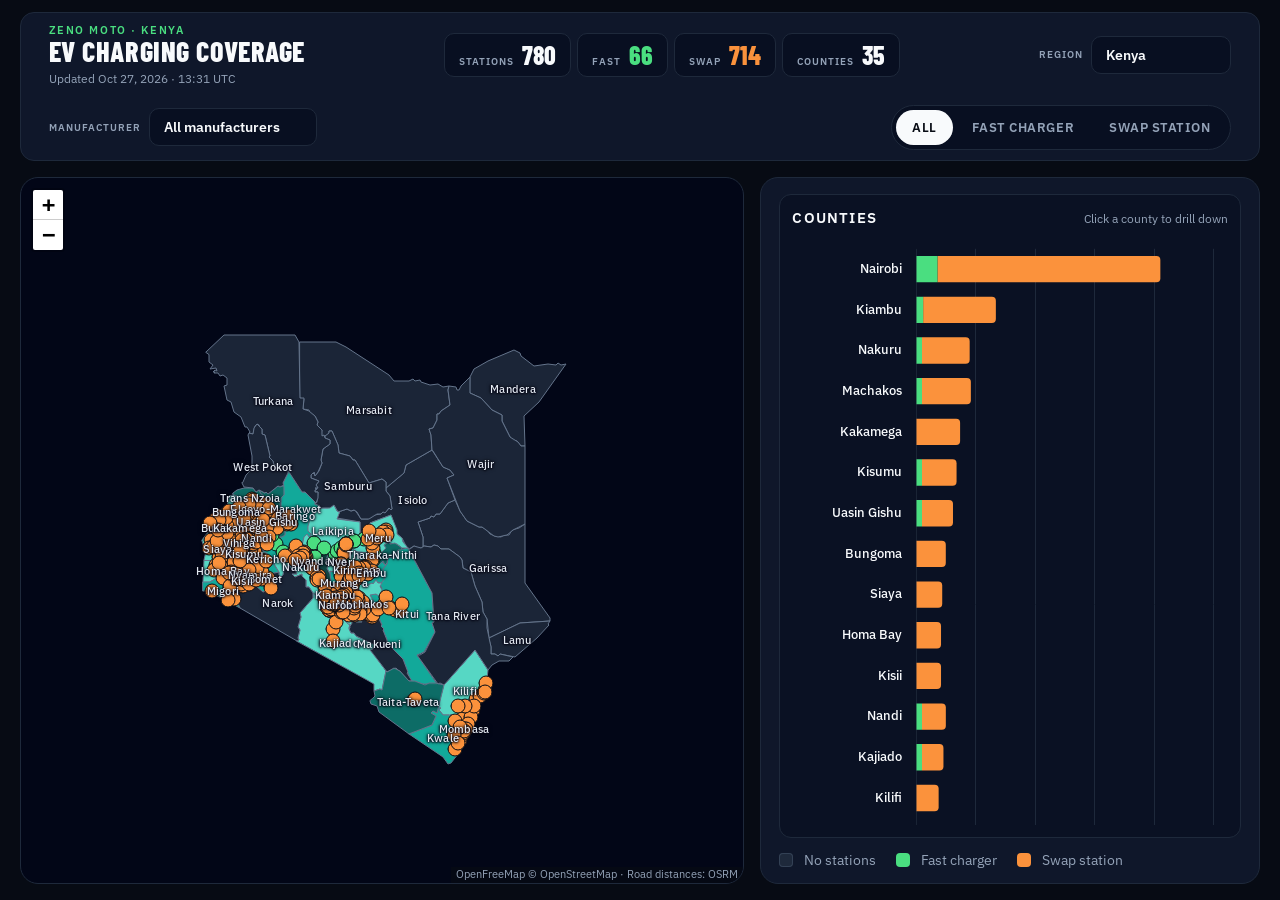
<file: dashboard/index.html>
<!DOCTYPE html>
<html lang="en">
<head>
  <meta charset="UTF-8" />
  <meta name="viewport" content="width=device-width, initial-scale=1.0" />
  <title>EV charging coverage</title>
  <link rel="preconnect" href="https://fonts.googleapis.com" />
  <link rel="preconnect" href="https://fonts.gstatic.com" crossorigin />
  <link href="https://fonts.googleapis.com/css2?family=Barlow+Condensed:wght@600;700;800&family=IBM+Plex+Sans:wght@400;500;600&display=swap" rel="stylesheet" />
  <link rel="stylesheet" href="vendor/leaflet.css" />
  <link rel="stylesheet" href="vendor/maplibre-gl.css" />
  <link rel="stylesheet" href="styles.css?v=11" />
</head>
<body>
  <div class="frame">
    <header class="toolbar">
      <div class="brand">
        <p class="eyebrow" id="brand-eyebrow">EV coverage</p>
        <h1>EV charging coverage</h1>
        <p class="updated" id="brand-updated" hidden></p>
      </div>
      <section class="stats" id="global-stats" aria-label="Totals"></section>
      <div class="region-picker" id="region-picker" role="group" aria-label="Regions"></div>
      <div class="manufacturer-picker" id="manufacturer-picker" hidden></div>
      <div class="toggles" id="type-toggles" role="group" aria-label="Station type"></div>
      <div class="toggles" id="candidate-toggle" role="group" aria-label="TVS candidates" hidden></div>
    </header>

    <div id="workspace" class="workspace is-merge" aria-live="polite"></div>
  </div>

  <script src="vendor/leaflet.js"></script>
  <script src="vendor/maplibre-gl.js"></script>
  <script src="vendor/leaflet-maplibre-gl.js"></script>
  <script src="vendor/chart.umd.min.js"></script>
  <script src="app.js?v=14"></script>
</body>
</html>
</file>
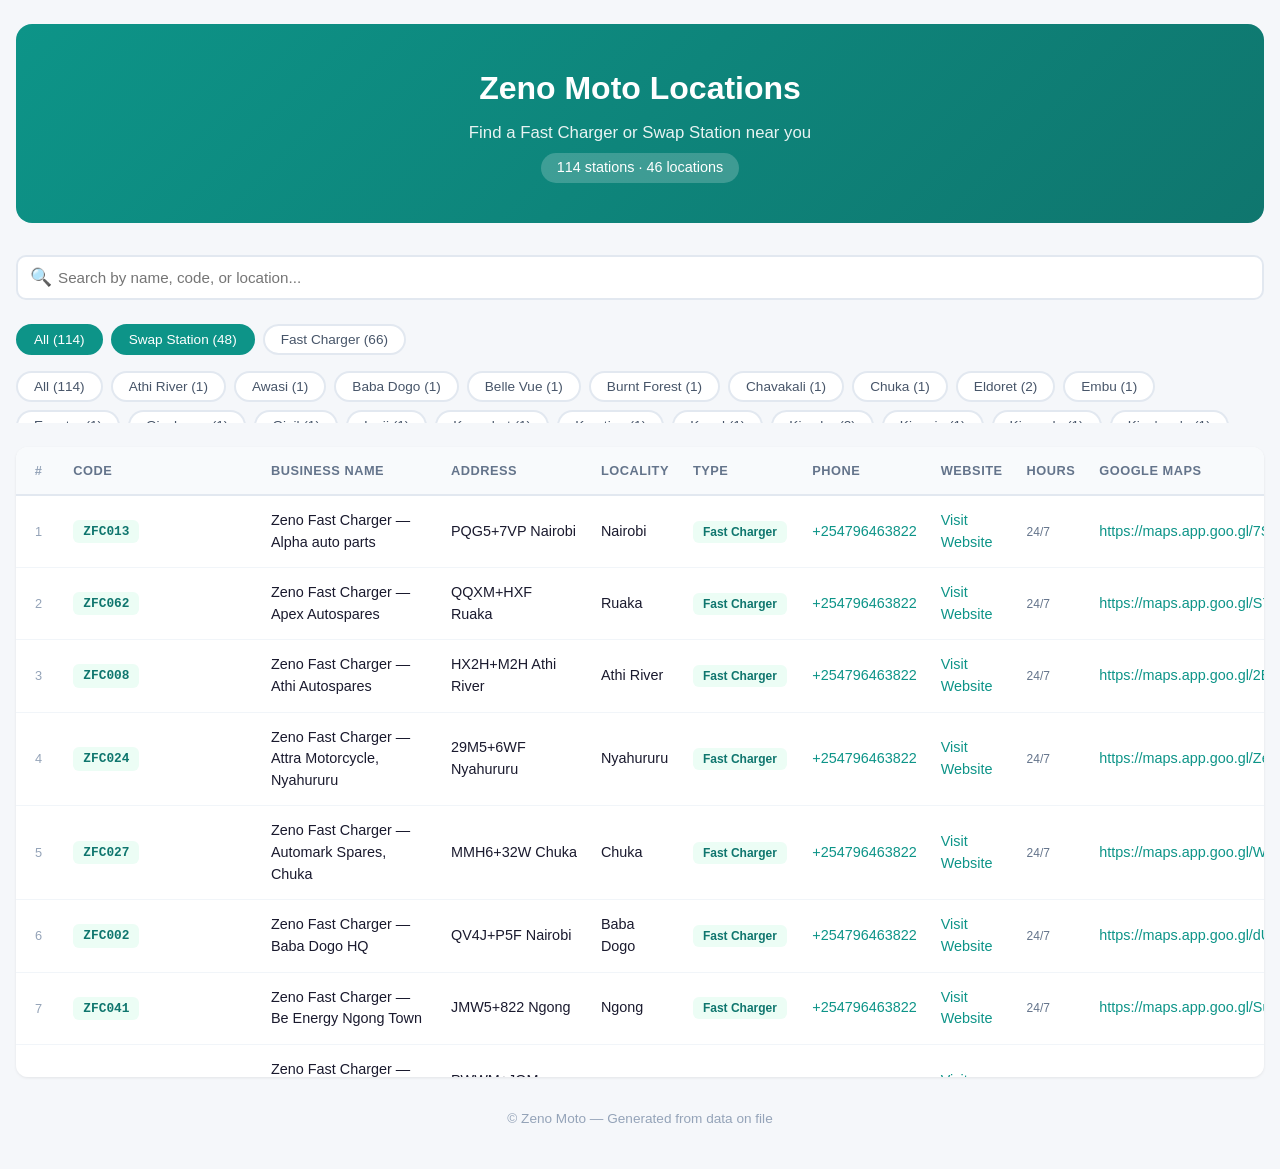
<file: data/raw/zeno_locations.html>
<!DOCTYPE html>
<html lang="en">
<head>
<meta charset="UTF-8">
<meta name="viewport" content="width=device-width, initial-scale=1.0">
<title>Zeno Moto Locations</title>
<style>
  *, *::before, *::after { box-sizing: border-box; margin: 0; padding: 0; }
  body {
    font-family: -apple-system, BlinkMacSystemFont, 'Segoe UI', Roboto, Oxygen,
      Ubuntu, Cantarell, sans-serif;
    background: #f5f7fa;
    color: #1a1a2e;
    line-height: 1.5;
  }
  .container { max-width: 1400px; margin: 0 auto; padding: 24px 16px; }

  .header {
    background: linear-gradient(135deg, #0d9488 0%, #0f766e 100%);
    color: #fff;
    padding: 40px 24px;
    border-radius: 16px;
    margin-bottom: 32px;
    text-align: center;
  }
  .header h1 { font-size: 2rem; font-weight: 700; margin-bottom: 8px; }
  .header p { font-size: 1.05rem; opacity: 0.9; }
  .header .count { display: inline-block; background: rgba(255,255,255,0.2); padding: 4px 16px; border-radius: 20px; font-size: 0.9rem; margin-top: 8px; }

  .controls { display: flex; flex-wrap: wrap; gap: 12px; margin-bottom: 20px; align-items: center; }
  .search-wrap { flex: 1; min-width: 220px; position: relative; }
  .search-wrap input {
    width: 100%; padding: 12px 16px 12px 40px; border: 2px solid #e2e8f0;
    border-radius: 10px; font-size: 0.95rem; background: #fff;
    transition: border-color 0.2s;
  }
  .search-wrap input:focus { outline: none; border-color: #0d9488; }
  .search-wrap .icon { position: absolute; left: 14px; top: 50%; transform: translateY(-50%); color: #94a3b8; font-size: 1.1rem; }

  .filters { margin-bottom: 24px; }
  .pills {
    display: flex; flex-wrap: wrap; gap: 8px;
    max-height: 56px; overflow-y: auto; padding: 4px 0;
  }
  .pills + .pills { margin-top: 8px; }
  .pill {
    padding: 6px 16px; border: 2px solid #e2e8f0; border-radius: 20px;
    background: #fff; color: #475569; font-size: 0.85rem; cursor: pointer;
    transition: all 0.2s; white-space: nowrap; font-weight: 500;
  }
  .pill:hover { border-color: #0d9488; color: #0d9488; }
  .pill.active { background: #0d9488; color: #fff; border-color: #0d9488; }

  .table-wrap { max-height: 70vh; overflow-x: auto; overflow-y: auto; background: #fff; border-radius: 12px; box-shadow: 0 1px 3px rgba(0,0,0,0.08); scrollbar-width: thin; scrollbar-color: #cbd5e1 transparent; }
  .table-wrap::-webkit-scrollbar { height: 8px; }
  .table-wrap::-webkit-scrollbar-track { background: transparent; }
  .table-wrap::-webkit-scrollbar-thumb { background: #cbd5e1; border-radius: 4px; }
  table { width: 100%; border-collapse: collapse; min-width: 1050px; }
  th {
    background: #f8fafc; padding: 14px 12px; text-align: left;
    font-size: 0.8rem; font-weight: 600; color: #64748b;
    text-transform: uppercase; letter-spacing: 0.5px;
    border-bottom: 2px solid #e2e8f0; position: sticky; top: 0; z-index: 1;
  }
  td { padding: 14px 12px; border-bottom: 1px solid #f1f5f9; font-size: 0.9rem; vertical-align: middle; }
  tr:hover td { background: #f8fafc; }
  tr.hidden { display: none; }

  .badge {
    display: inline-block; background: #ecfdf5; color: #0f766e;
    padding: 2px 10px; border-radius: 6px; font-size: 0.8rem;
    font-weight: 600; font-family: monospace;
  }
  .loc { color: #94a3b8; font-size: 0.8rem; }
  .na { color: #94a3b8; font-style: italic; font-size: 0.85rem; }
  a { color: #0d9488; text-decoration: none; font-weight: 500; }
  a:hover { text-decoration: underline; }
  td.hours { font-size: 0.75rem; color: #64748b; word-wrap: break-word; }

  .type-badge {
    display: inline-block; padding: 2px 10px; border-radius: 6px;
    font-size: 0.75rem; font-weight: 600; white-space: nowrap;
  }
  .badge-fc { background: #ecfdf5; color: #0f766e; }
  .badge-ss { background: #fff7ed; color: #c2410c; }

  .footer {
    text-align: center; padding: 32px 0 16px; color: #94a3b8; font-size: 0.85rem;
  }

  th:nth-child(1), td:nth-child(1) { width: 36px; text-align: center; color: #94a3b8; font-size: 0.8rem; }
  th:nth-child(2), td:nth-child(2) { width: 90px; }
  th:nth-child(3), td:nth-child(3) { min-width: 180px; }
  th:nth-child(4), td:nth-child(4) { min-width: 150px; }
  th:nth-child(5), td:nth-child(5) { width: 110px; }
  th:nth-child(6), td:nth-child(6) { width: 100px; }
  th:nth-child(7), td:nth-child(7) { width: 120px; }
  th:nth-child(8), td:nth-child(8) { width: 100px; }
  th:nth-child(9), td:nth-child(9) { width: 150px; }
  th:nth-child(10), td:nth-child(10) { min-width: 120px; }

  @media (max-width: 768px) {
    .header h1 { font-size: 1.5rem; }
    .header { padding: 24px 16px; }
    .pills { max-height: 44px; }
    td, th { padding: 10px 8px; font-size: 0.8rem; }
    th:nth-child(1), td:nth-child(1),
    th:nth-child(7), td:nth-child(7) { display: none; }
  }
</style>
</head>
<body>
<div class="container">
  <div class="header">
    <h1>Zeno Moto Locations</h1>
    <p>Find a Fast Charger or Swap Station near you</p>
    <div class="count">114 stations &middot; 46 locations</div>
  </div>

  <div class="controls">
    <div class="search-wrap">
      <span class="icon">&#x1F50D;</span>
      <input type="text" id="search" placeholder="Search by name, code, or location..." oninput="filterTable()">
    </div>
  </div>

  <div class="filters">
    <div class="pills" id="typePills">
      <button class="pill active" data-type="" onclick="filterType(this)">All (114)</button>
      <button class="pill active" data-type="Swap Station" onclick="filterType(this)">Swap Station (48)</button>
      <button class="pill " data-type="Fast Charger" onclick="filterType(this)">Fast Charger (66)</button>
    </div>
    <div class="pills" id="locPills">
      <button class="pill pill-loc" data-locality="" onclick="filterLocality(this)">All (114)</button>
      <button class="pill pill-loc" data-locality="Athi River" onclick="filterLocality(this)">Athi River (1)</button>
      <button class="pill pill-loc" data-locality="Awasi" onclick="filterLocality(this)">Awasi (1)</button>
      <button class="pill pill-loc" data-locality="Baba Dogo" onclick="filterLocality(this)">Baba Dogo (1)</button>
      <button class="pill pill-loc" data-locality="Belle Vue" onclick="filterLocality(this)">Belle Vue (1)</button>
      <button class="pill pill-loc" data-locality="Burnt Forest" onclick="filterLocality(this)">Burnt Forest (1)</button>
      <button class="pill pill-loc" data-locality="Chavakali" onclick="filterLocality(this)">Chavakali (1)</button>
      <button class="pill pill-loc" data-locality="Chuka" onclick="filterLocality(this)">Chuka (1)</button>
      <button class="pill pill-loc" data-locality="Eldoret" onclick="filterLocality(this)">Eldoret (2)</button>
      <button class="pill pill-loc" data-locality="Embu" onclick="filterLocality(this)">Embu (1)</button>
      <button class="pill pill-loc" data-locality="Equator" onclick="filterLocality(this)">Equator (1)</button>
      <button class="pill pill-loc" data-locality="Giachuma" onclick="filterLocality(this)">Giachuma (1)</button>
      <button class="pill pill-loc" data-locality="Gigil" onclick="filterLocality(this)">Gigil (1)</button>
      <button class="pill pill-loc" data-locality="Igoji" onclick="filterLocality(this)">Igoji (1)</button>
      <button class="pill pill-loc" data-locality="Kapsabet" onclick="filterLocality(this)">Kapsabet (1)</button>
      <button class="pill pill-loc" data-locality="Karatina" onclick="filterLocality(this)">Karatina (1)</button>
      <button class="pill pill-loc" data-locality="Kenol" onclick="filterLocality(this)">Kenol (1)</button>
      <button class="pill pill-loc" data-locality="Kiambu" onclick="filterLocality(this)">Kiambu (2)</button>
      <button class="pill pill-loc" data-locality="Kiganjo" onclick="filterLocality(this)">Kiganjo (1)</button>
      <button class="pill pill-loc" data-locality="Kimende" onclick="filterLocality(this)">Kimende (1)</button>
      <button class="pill pill-loc" data-locality="King&#x27;ong&#x27;o" onclick="filterLocality(this)">King&#x27;ong&#x27;o (1)</button>
      <button class="pill pill-loc" data-locality="Kisumu" onclick="filterLocality(this)">Kisumu (1)</button>
      <button class="pill pill-loc" data-locality="Kitengela" onclick="filterLocality(this)">Kitengela (1)</button>
      <button class="pill pill-loc" data-locality="Lamuria" onclick="filterLocality(this)">Lamuria (1)</button>
      <button class="pill pill-loc" data-locality="Limuru" onclick="filterLocality(this)">Limuru (1)</button>
      <button class="pill pill-loc" data-locality="Machakos" onclick="filterLocality(this)">Machakos (1)</button>
      <button class="pill pill-loc" data-locality="Makutano" onclick="filterLocality(this)">Makutano (1)</button>
      <button class="pill pill-loc" data-locality="Meru" onclick="filterLocality(this)">Meru (1)</button>
      <button class="pill pill-loc" data-locality="Molo" onclick="filterLocality(this)">Molo (1)</button>
      <button class="pill pill-loc" data-locality="Muchiene" onclick="filterLocality(this)">Muchiene (1)</button>
      <button class="pill pill-loc" data-locality="Nairobi" onclick="filterLocality(this)">Nairobi (51)</button>
      <button class="pill pill-loc" data-locality="Naivasha" onclick="filterLocality(this)">Naivasha (1)</button>
      <button class="pill pill-loc" data-locality="Nakuru" onclick="filterLocality(this)">Nakuru (1)</button>
      <button class="pill pill-loc" data-locality="Nanyuki" onclick="filterLocality(this)">Nanyuki (8)</button>
      <button class="pill pill-loc" data-locality="Naro Moru" onclick="filterLocality(this)">Naro Moru (1)</button>
      <button class="pill pill-loc" data-locality="Ngong" onclick="filterLocality(this)">Ngong (1)</button>
      <button class="pill pill-loc" data-locality="Nyahururu" onclick="filterLocality(this)">Nyahururu (1)</button>
      <button class="pill pill-loc" data-locality="Nyathuna" onclick="filterLocality(this)">Nyathuna (1)</button>
      <button class="pill pill-loc" data-locality="Nyeri" onclick="filterLocality(this)">Nyeri (7)</button>
      <button class="pill pill-loc" data-locality="Ol Kalou" onclick="filterLocality(this)">Ol Kalou (1)</button>
      <button class="pill pill-loc" data-locality="Rongai" onclick="filterLocality(this)">Rongai (1)</button>
      <button class="pill pill-loc" data-locality="Ruaka" onclick="filterLocality(this)">Ruaka (1)</button>
      <button class="pill pill-loc" data-locality="Ruiru" onclick="filterLocality(this)">Ruiru (2)</button>
      <button class="pill pill-loc" data-locality="Rungiri" onclick="filterLocality(this)">Rungiri (1)</button>
      <button class="pill pill-loc" data-locality="Sagana" onclick="filterLocality(this)">Sagana (1)</button>
      <button class="pill pill-loc" data-locality="Thika" onclick="filterLocality(this)">Thika (2)</button>
      <button class="pill pill-loc" data-locality="Timau" onclick="filterLocality(this)">Timau (2)</button>
    </div>
  </div>

  <div class="table-wrap">
    <table>
      <thead>
        <tr>
          <th>#</th>
          <th>Code</th>
          <th>Business Name</th>
          <th>Address</th>
          <th>Locality</th>
          <th>Type</th>
          <th>Phone</th>
          <th>Website</th>
          <th>Hours</th>
          <th>Google Maps</th>
        </tr>
      </thead>
      <tbody>
        <tr data-locality="Nairobi" data-type="Fast Charger">
          <td class="idx">1</td>
          <td class="code"><span class="badge">ZFC013</span></td>
          <td class="name">Zeno Fast Charger — Alpha auto parts</td>
          <td class="addr">PQG5+7VP Nairobi</td>
          <td class="locality">Nairobi</td>
          <td class="type-col"><span class="type-badge badge-fc">Fast Charger</span></td>
          <td class="phone"><a href="tel:+254796463822">+254796463822</a></td>
          <td class="web"><a href="https://zeno.earth" target="_blank" rel="noopener">Visit Website</a></td>
          <td class="hours" title="24/7">24/7</td>
          <td class="gmap"><a href="https://maps.app.goo.gl/7SgQ3HyEHcFusgpu7" target="_blank" rel="noopener">https://maps.app.goo.gl/7SgQ3HyEHcFusgpu7</a></td>
        </tr>
        <tr data-locality="Ruaka" data-type="Fast Charger">
          <td class="idx">2</td>
          <td class="code"><span class="badge">ZFC062</span></td>
          <td class="name">Zeno Fast Charger — Apex Autospares</td>
          <td class="addr">QQXM+HXF Ruaka</td>
          <td class="locality">Ruaka</td>
          <td class="type-col"><span class="type-badge badge-fc">Fast Charger</span></td>
          <td class="phone"><a href="tel:+254796463822">+254796463822</a></td>
          <td class="web"><a href="https://zeno.earth" target="_blank" rel="noopener">Visit Website</a></td>
          <td class="hours" title="24/7">24/7</td>
          <td class="gmap"><a href="https://maps.app.goo.gl/S7qtwGwxV2GLkRJGA" target="_blank" rel="noopener">https://maps.app.goo.gl/S7qtwGwxV2GLkRJGA</a></td>
        </tr>
        <tr data-locality="Athi River" data-type="Fast Charger">
          <td class="idx">3</td>
          <td class="code"><span class="badge">ZFC008</span></td>
          <td class="name">Zeno Fast Charger — Athi Autospares</td>
          <td class="addr">HX2H+M2H Athi River</td>
          <td class="locality">Athi River</td>
          <td class="type-col"><span class="type-badge badge-fc">Fast Charger</span></td>
          <td class="phone"><a href="tel:+254796463822">+254796463822</a></td>
          <td class="web"><a href="https://zeno.earth" target="_blank" rel="noopener">Visit Website</a></td>
          <td class="hours" title="24/7">24/7</td>
          <td class="gmap"><a href="https://maps.app.goo.gl/2EPCvZru7E9TKazE9?g_st=ac" target="_blank" rel="noopener">https://maps.app.goo.gl/2EPCvZru7E9TKazE9?g_st=ac</a></td>
        </tr>
        <tr data-locality="Nyahururu" data-type="Fast Charger">
          <td class="idx">4</td>
          <td class="code"><span class="badge">ZFC024</span></td>
          <td class="name">Zeno Fast Charger — Attra Motorcycle, Nyahururu</td>
          <td class="addr">29M5+6WF Nyahururu</td>
          <td class="locality">Nyahururu</td>
          <td class="type-col"><span class="type-badge badge-fc">Fast Charger</span></td>
          <td class="phone"><a href="tel:+254796463822">+254796463822</a></td>
          <td class="web"><a href="https://zeno.earth" target="_blank" rel="noopener">Visit Website</a></td>
          <td class="hours" title="24/7">24/7</td>
          <td class="gmap"><a href="https://maps.app.goo.gl/ZeD7G3WeHE1kZ4u8A" target="_blank" rel="noopener">https://maps.app.goo.gl/ZeD7G3WeHE1kZ4u8A</a></td>
        </tr>
        <tr data-locality="Chuka" data-type="Fast Charger">
          <td class="idx">5</td>
          <td class="code"><span class="badge">ZFC027</span></td>
          <td class="name">Zeno Fast Charger — Automark Spares, Chuka</td>
          <td class="addr">MMH6+32W Chuka</td>
          <td class="locality">Chuka</td>
          <td class="type-col"><span class="type-badge badge-fc">Fast Charger</span></td>
          <td class="phone"><a href="tel:+254796463822">+254796463822</a></td>
          <td class="web"><a href="https://zeno.earth" target="_blank" rel="noopener">Visit Website</a></td>
          <td class="hours" title="24/7">24/7</td>
          <td class="gmap"><a href="https://maps.app.goo.gl/W7bvhFVYePnpgDG58" target="_blank" rel="noopener">https://maps.app.goo.gl/W7bvhFVYePnpgDG58</a></td>
        </tr>
        <tr data-locality="Baba Dogo" data-type="Fast Charger">
          <td class="idx">6</td>
          <td class="code"><span class="badge">ZFC002</span></td>
          <td class="name">Zeno Fast Charger — Baba Dogo HQ</td>
          <td class="addr">QV4J+P5F Nairobi</td>
          <td class="locality">Baba Dogo</td>
          <td class="type-col"><span class="type-badge badge-fc">Fast Charger</span></td>
          <td class="phone"><a href="tel:+254796463822">+254796463822</a></td>
          <td class="web"><a href="https://zeno.earth" target="_blank" rel="noopener">Visit Website</a></td>
          <td class="hours" title="24/7">24/7</td>
          <td class="gmap"><a href="https://maps.app.goo.gl/dUb3FKGHQp4232G8A" target="_blank" rel="noopener">https://maps.app.goo.gl/dUb3FKGHQp4232G8A</a></td>
        </tr>
        <tr data-locality="Ngong" data-type="Fast Charger">
          <td class="idx">7</td>
          <td class="code"><span class="badge">ZFC041</span></td>
          <td class="name">Zeno Fast Charger — Be Energy Ngong Town</td>
          <td class="addr">JMW5+822 Ngong</td>
          <td class="locality">Ngong</td>
          <td class="type-col"><span class="type-badge badge-fc">Fast Charger</span></td>
          <td class="phone"><a href="tel:+254796463822">+254796463822</a></td>
          <td class="web"><a href="https://zeno.earth" target="_blank" rel="noopener">Visit Website</a></td>
          <td class="hours" title="24/7">24/7</td>
          <td class="gmap"><a href="https://maps.app.goo.gl/Su9JNV6ah3ixCLbr7" target="_blank" rel="noopener">https://maps.app.goo.gl/Su9JNV6ah3ixCLbr7</a></td>
        </tr>
        <tr data-locality="Nairobi" data-type="Fast Charger">
          <td class="idx">8</td>
          <td class="code"><span class="badge">ZFC047</span></td>
          <td class="name">Zeno Fast Charger — BE Energy Petrol Station Njiru</td>
          <td class="addr">PWWM+JQM Nairobi</td>
          <td class="locality">Nairobi</td>
          <td class="type-col"><span class="type-badge badge-fc">Fast Charger</span></td>
          <td class="phone"><a href="tel:+254796463822">+254796463822</a></td>
          <td class="web"><a href="https://zeno.earth" target="_blank" rel="noopener">Visit Website</a></td>
          <td class="hours" title="24/7">24/7</td>
          <td class="gmap"><a href="https://share.google/OzE2DG2x1kgmJT8fJ" target="_blank" rel="noopener">https://share.google/OzE2DG2x1kgmJT8fJ</a></td>
        </tr>
        <tr data-locality="Nairobi" data-type="Fast Charger">
          <td class="idx">9</td>
          <td class="code"><span class="badge">ZFC015</span></td>
          <td class="name">Zeno Fast Charger — BE Energy Ruai</td>
          <td class="addr">PXPM+56G Nairobi</td>
          <td class="locality">Nairobi</td>
          <td class="type-col"><span class="type-badge badge-fc">Fast Charger</span></td>
          <td class="phone"><a href="tel:+254796463822">+254796463822</a></td>
          <td class="web"><a href="https://zeno.earth" target="_blank" rel="noopener">Visit Website</a></td>
          <td class="hours" title="24/7">24/7</td>
          <td class="gmap"><a href="https://share.google/azbbzIj1gP2Gqv7IT" target="_blank" rel="noopener">https://share.google/azbbzIj1gP2Gqv7IT</a></td>
        </tr>
        <tr data-locality="Limuru" data-type="Fast Charger">
          <td class="idx">10</td>
          <td class="code"><span class="badge">ZFC004</span></td>
          <td class="name">Zeno Fast Charger — Be Energy, Limuru Town</td>
          <td class="addr">VJQJ+595 Limuru Town.</td>
          <td class="locality">Limuru</td>
          <td class="type-col"><span class="type-badge badge-fc">Fast Charger</span></td>
          <td class="phone"><a href="tel:+254796463822">+254796463822</a></td>
          <td class="web"><a href="https://zeno.earth" target="_blank" rel="noopener">Visit Website</a></td>
          <td class="hours" title="24/7">24/7</td>
          <td class="gmap"><a href="https://maps.app.goo.gl/XV2eEBHU9DFRxmGp7" target="_blank" rel="noopener">https://maps.app.goo.gl/XV2eEBHU9DFRxmGp7</a></td>
        </tr>
        <tr data-locality="Equator" data-type="Fast Charger">
          <td class="idx">11</td>
          <td class="code"><span class="badge">ZFC039</span></td>
          <td class="name">Zeno Fast Charger — Boito</td>
          <td class="addr">2GJJ+HCF Equator</td>
          <td class="locality">Equator</td>
          <td class="type-col"><span class="type-badge badge-fc">Fast Charger</span></td>
          <td class="phone"><a href="tel:+254796463822">+254796463822</a></td>
          <td class="web"><a href="https://zeno.earth" target="_blank" rel="noopener">Visit Website</a></td>
          <td class="hours" title="24/7">24/7</td>
          <td class="gmap"><a href="https://maps.app.goo.gl/NveBZA8wSmvNHtjj8" target="_blank" rel="noopener">https://maps.app.goo.gl/NveBZA8wSmvNHtjj8</a></td>
        </tr>
        <tr data-locality="Nairobi" data-type="Fast Charger">
          <td class="idx">12</td>
          <td class="code"><span class="badge">ZFC029</span></td>
          <td class="name">Zeno Fast Charger — Bunyala Rd</td>
          <td class="addr">MRXG+Q22 Nairobi</td>
          <td class="locality">Nairobi</td>
          <td class="type-col"><span class="type-badge badge-fc">Fast Charger</span></td>
          <td class="phone"><a href="tel:+254796463822">+254796463822</a></td>
          <td class="web"><a href="https://zeno.earth" target="_blank" rel="noopener">Visit Website</a></td>
          <td class="hours" title="24/7">24/7</td>
          <td class="gmap"><a href="https://maps.app.goo.gl/bpX6PaVihAZrDoGs9" target="_blank" rel="noopener">https://maps.app.goo.gl/bpX6PaVihAZrDoGs9</a></td>
        </tr>
        <tr data-locality="Burnt Forest" data-type="Fast Charger">
          <td class="idx">13</td>
          <td class="code"><span class="badge">ZFC053</span></td>
          <td class="name">Zeno Fast Charger — Burnt Forest</td>
          <td class="addr">6C7M+8P5 Burnt Forest</td>
          <td class="locality">Burnt Forest</td>
          <td class="type-col"><span class="type-badge badge-fc">Fast Charger</span></td>
          <td class="phone"><a href="tel:+254796463822">+254796463822</a></td>
          <td class="web"><a href="https://zeno.earth" target="_blank" rel="noopener">Visit Website</a></td>
          <td class="hours" title="24/7">24/7</td>
          <td class="gmap"><a href="https://maps.app.goo.gl/McwaUAoAWB1AXQ2d9" target="_blank" rel="noopener">https://maps.app.goo.gl/McwaUAoAWB1AXQ2d9</a></td>
        </tr>
        <tr data-locality="Kiganjo" data-type="Fast Charger">
          <td class="idx">14</td>
          <td class="code"><span class="badge">ZFC032</span></td>
          <td class="name">Zeno Fast Charger — Chaka</td>
          <td class="addr">J2R2+98Q Kiganjo</td>
          <td class="locality">Kiganjo</td>
          <td class="type-col"><span class="type-badge badge-fc">Fast Charger</span></td>
          <td class="phone"><a href="tel:+254796463822">+254796463822</a></td>
          <td class="web"><a href="https://zeno.earth" target="_blank" rel="noopener">Visit Website</a></td>
          <td class="hours" title="24/7">24/7</td>
          <td class="gmap"><a href="https://maps.app.goo.gl/5nzDs1dsDrRNWWJx9" target="_blank" rel="noopener">https://maps.app.goo.gl/5nzDs1dsDrRNWWJx9</a></td>
        </tr>
        <tr data-locality="Nairobi" data-type="Fast Charger">
          <td class="idx">15</td>
          <td class="code"><span class="badge">ZFC064</span></td>
          <td class="name">Zeno Fast Charger — Commercial Centre, Opposite  Sarit</td>
          <td class="addr">PRQ3+W8V Nairobi</td>
          <td class="locality">Nairobi</td>
          <td class="type-col"><span class="type-badge badge-fc">Fast Charger</span></td>
          <td class="phone"><a href="tel:+254796463822">+254796463822</a></td>
          <td class="web"><a href="https://zeno.earth" target="_blank" rel="noopener">Visit Website</a></td>
          <td class="hours" title="24/7">24/7</td>
          <td class="gmap"><a href="https://maps.app.goo.gl/FW9F7nEXKgLnvbWw9" target="_blank" rel="noopener">https://maps.app.goo.gl/FW9F7nEXKgLnvbWw9</a></td>
        </tr>
        <tr data-locality="Nairobi" data-type="Fast Charger">
          <td class="idx">16</td>
          <td class="code"><span class="badge">ZFC030</span></td>
          <td class="name">Zeno Fast Charger — Dagoretti Corner Zeno Hub</td>
          <td class="addr">PQ46+HJX Nairobi</td>
          <td class="locality">Nairobi</td>
          <td class="type-col"><span class="type-badge badge-fc">Fast Charger</span></td>
          <td class="phone"><a href="tel:+254796463822">+254796463822</a></td>
          <td class="web"><a href="https://zeno.earth" target="_blank" rel="noopener">Visit Website</a></td>
          <td class="hours" title="24/7">24/7</td>
          <td class="gmap"><a href="https://maps.app.goo.gl/gZ9s3ZFu4bdvix35A" target="_blank" rel="noopener">https://maps.app.goo.gl/gZ9s3ZFu4bdvix35A</a></td>
        </tr>
        <tr data-locality="Nairobi" data-type="Fast Charger">
          <td class="idx">17</td>
          <td class="code"><span class="badge">ZFC007</span></td>
          <td class="name">Zeno Fast Charger — Deeval Auto Spares, Kasarani</td>
          <td class="addr">QW7P+C88 Nairobi</td>
          <td class="locality">Nairobi</td>
          <td class="type-col"><span class="type-badge badge-fc">Fast Charger</span></td>
          <td class="phone"><a href="tel:+254796463822">+254796463822</a></td>
          <td class="web"><a href="https://zeno.earth" target="_blank" rel="noopener">Visit Website</a></td>
          <td class="hours" title="24/7">24/7</td>
          <td class="gmap"><a href="https://maps.app.goo.gl/Py1jEdSoWvKfrjQS8" target="_blank" rel="noopener">https://maps.app.goo.gl/Py1jEdSoWvKfrjQS8</a></td>
        </tr>
        <tr data-locality="Makutano" data-type="Fast Charger">
          <td class="idx">18</td>
          <td class="code"><span class="badge">ZFC006</span></td>
          <td class="name">Zeno Fast Charger — Den C Dolla Point, Makutano</td>
          <td class="addr">67RH+WFF Makutano</td>
          <td class="locality">Makutano</td>
          <td class="type-col"><span class="type-badge badge-fc">Fast Charger</span></td>
          <td class="phone"><a href="tel:+254796463822">+254796463822</a></td>
          <td class="web"><a href="https://zeno.earth" target="_blank" rel="noopener">Visit Website</a></td>
          <td class="hours" title="24/7">24/7</td>
          <td class="gmap"><a href="https://maps.app.goo.gl/wtLiQoida8HXBf2X8" target="_blank" rel="noopener">https://maps.app.goo.gl/wtLiQoida8HXBf2X8</a></td>
        </tr>
        <tr data-locality="Kimende" data-type="Fast Charger">
          <td class="idx">19</td>
          <td class="code"><span class="badge">ZFC035</span></td>
          <td class="name">Zeno Fast Charger — Destiny Motorcycles</td>
          <td class="addr">2J7J+V7H Kimende Township</td>
          <td class="locality">Kimende</td>
          <td class="type-col"><span class="type-badge badge-fc">Fast Charger</span></td>
          <td class="phone"><a href="tel:+254796463822">+254796463822</a></td>
          <td class="web"><a href="https://zeno.earth" target="_blank" rel="noopener">Visit Website</a></td>
          <td class="hours" title="24/7">24/7</td>
          <td class="gmap"><a href="https://maps.app.goo.gl/Bpssy8d3Y2arrgbx9" target="_blank" rel="noopener">https://maps.app.goo.gl/Bpssy8d3Y2arrgbx9</a></td>
        </tr>
        <tr data-locality="Nairobi" data-type="Fast Charger">
          <td class="idx">20</td>
          <td class="code"><span class="badge">ZFC065</span></td>
          <td class="name">Zeno Fast Charger — Donholm Roundabout</td>
          <td class="addr">PV3P+J9M Nairobi</td>
          <td class="locality">Nairobi</td>
          <td class="type-col"><span class="type-badge badge-fc">Fast Charger</span></td>
          <td class="phone"><a href="tel:+254796463822">+254796463822</a></td>
          <td class="web"><a href="https://zeno.earth" target="_blank" rel="noopener">Visit Website</a></td>
          <td class="hours" title="24/7">24/7</td>
          <td class="gmap"><a href="https://maps.app.goo.gl/oWu8cVRAmLKHqXhE9?g_st=aw" target="_blank" rel="noopener">https://maps.app.goo.gl/oWu8cVRAmLKHqXhE9?g_st=aw</a></td>
        </tr>
        <tr data-locality="Embu" data-type="Fast Charger">
          <td class="idx">21</td>
          <td class="code"><span class="badge">ZFC034</span></td>
          <td class="name">Zeno Fast Charger — Donstar the Motor Master, Embu</td>
          <td class="addr">FF44+P63 Embu</td>
          <td class="locality">Embu</td>
          <td class="type-col"><span class="type-badge badge-fc">Fast Charger</span></td>
          <td class="phone"><a href="tel:+254796463822">+254796463822</a></td>
          <td class="web"><a href="https://zeno.earth" target="_blank" rel="noopener">Visit Website</a></td>
          <td class="hours" title="24/7">24/7</td>
          <td class="gmap"><a href="https://maps.app.goo.gl/Q63s58gGxzeUzkg77" target="_blank" rel="noopener">https://maps.app.goo.gl/Q63s58gGxzeUzkg77</a></td>
        </tr>
        <tr data-locality="Belle Vue" data-type="Fast Charger">
          <td class="idx">22</td>
          <td class="code"><span class="badge">ZFC017</span></td>
          <td class="name">Zeno Fast Charger — Ebenezer Hardware, Kiawara</td>
          <td class="addr">RR2C+3G3 Belle Vue</td>
          <td class="locality">Belle Vue</td>
          <td class="type-col"><span class="type-badge badge-fc">Fast Charger</span></td>
          <td class="phone"><a href="tel:+254796463822">+254796463822</a></td>
          <td class="web"><a href="https://zeno.earth" target="_blank" rel="noopener">Visit Website</a></td>
          <td class="hours" title="24/7">24/7</td>
          <td class="gmap"><a href="https://maps.app.goo.gl/eipMuziFjqt8PZ947" target="_blank" rel="noopener">https://maps.app.goo.gl/eipMuziFjqt8PZ947</a></td>
        </tr>
        <tr data-locality="Lamuria" data-type="Fast Charger">
          <td class="idx">23</td>
          <td class="code"><span class="badge">ZFC021</span></td>
          <td class="name">Zeno Fast Charger — Ebenezer Hardware, Lamuria</td>
          <td class="addr">VV87+GMG Lamuria</td>
          <td class="locality">Lamuria</td>
          <td class="type-col"><span class="type-badge badge-fc">Fast Charger</span></td>
          <td class="phone"><a href="tel:+254796463822">+254796463822</a></td>
          <td class="web"><a href="https://zeno.earth" target="_blank" rel="noopener">Visit Website</a></td>
          <td class="hours" title="24/7">24/7</td>
          <td class="gmap"><a href="https://maps.app.goo.gl/jFWuhNi5asuBsC4y5" target="_blank" rel="noopener">https://maps.app.goo.gl/jFWuhNi5asuBsC4y5</a></td>
        </tr>
        <tr data-locality="Nanyuki" data-type="Fast Charger">
          <td class="idx">24</td>
          <td class="code"><span class="badge">ZFC028</span></td>
          <td class="name">Zeno Fast Charger — Elonino Matanya Center</td>
          <td class="addr">WXP5+54F Nanyuki</td>
          <td class="locality">Nanyuki</td>
          <td class="type-col"><span class="type-badge badge-fc">Fast Charger</span></td>
          <td class="phone"><a href="tel:+254796463822">+254796463822</a></td>
          <td class="web"><a href="https://zeno.earth" target="_blank" rel="noopener">Visit Website</a></td>
          <td class="hours" title="24/7">24/7</td>
          <td class="gmap"><a href="https://maps.app.goo.gl/axHsUMRERYazJcG69?g_st=aw" target="_blank" rel="noopener">https://maps.app.goo.gl/axHsUMRERYazJcG69?g_st=aw</a></td>
        </tr>
        <tr data-locality="Nyeri" data-type="Fast Charger">
          <td class="idx">25</td>
          <td class="code"><span class="badge">ZFC005</span></td>
          <td class="name">Zeno Fast Charger — Express Automart</td>
          <td class="addr">HXG2+W7F Nyeri</td>
          <td class="locality">Nyeri</td>
          <td class="type-col"><span class="type-badge badge-fc">Fast Charger</span></td>
          <td class="phone"><a href="tel:+254796463822">+254796463822</a></td>
          <td class="web"><a href="https://zeno.earth" target="_blank" rel="noopener">Visit Website</a></td>
          <td class="hours" title="24/7">24/7</td>
          <td class="gmap"><a href="https://maps.app.goo.gl/aE8ni6cwPuYSFAAm6" target="_blank" rel="noopener">https://maps.app.goo.gl/aE8ni6cwPuYSFAAm6</a></td>
        </tr>
        <tr data-locality="Eldoret" data-type="Fast Charger">
          <td class="idx">26</td>
          <td class="code"><span class="badge">ZFC054</span></td>
          <td class="name">Zeno Fast Charger — Good New Missions</td>
          <td class="addr">F7J7+MJ2 Eldoret</td>
          <td class="locality">Eldoret</td>
          <td class="type-col"><span class="type-badge badge-fc">Fast Charger</span></td>
          <td class="phone"><a href="tel:+254796463822">+254796463822</a></td>
          <td class="web"><a href="https://zeno.earth" target="_blank" rel="noopener">Visit Website</a></td>
          <td class="hours" title="24/7">24/7</td>
          <td class="gmap"><a href="https://maps.app.goo.gl/C7nzoEfU83dMpa5N6" target="_blank" rel="noopener">https://maps.app.goo.gl/C7nzoEfU83dMpa5N6</a></td>
        </tr>
        <tr data-locality="Nyeri" data-type="Fast Charger">
          <td class="idx">27</td>
          <td class="code"><span class="badge">ZFC010</span></td>
          <td class="name">Zeno Fast Charger — Highway Building Jikaze</td>
          <td class="addr">6GFRWHFJ+7X</td>
          <td class="locality">Nyeri</td>
          <td class="type-col"><span class="type-badge badge-fc">Fast Charger</span></td>
          <td class="phone"><a href="tel:+254796463822">+254796463822</a></td>
          <td class="web"><a href="https://zeno.earth" target="_blank" rel="noopener">Visit Website</a></td>
          <td class="hours" title="24/7">24/7</td>
          <td class="gmap"><a href="https://maps.app.goo.gl/zLV4aLJmuJhu8pS39" target="_blank" rel="noopener">https://maps.app.goo.gl/zLV4aLJmuJhu8pS39</a></td>
        </tr>
        <tr data-locality="Nanyuki" data-type="Fast Charger">
          <td class="idx">28</td>
          <td class="code"><span class="badge">ZFC018</span></td>
          <td class="name">Zeno Fast Charger — Irura Building</td>
          <td class="addr">236F+8VW Nanyuki</td>
          <td class="locality">Nanyuki</td>
          <td class="type-col"><span class="type-badge badge-fc">Fast Charger</span></td>
          <td class="phone"><a href="tel:+254796463822">+254796463822</a></td>
          <td class="web"><a href="https://zeno.earth" target="_blank" rel="noopener">Visit Website</a></td>
          <td class="hours" title="24/7">24/7</td>
          <td class="gmap"><a href="https://maps.app.goo.gl/VWzVvHdTrX2YdpuLA" target="_blank" rel="noopener">https://maps.app.goo.gl/VWzVvHdTrX2YdpuLA</a></td>
        </tr>
        <tr data-locality="Sagana" data-type="Fast Charger">
          <td class="idx">29</td>
          <td class="code"><span class="badge">ZFC022</span></td>
          <td class="name">Zeno Fast Charger — Jackline Shop</td>
          <td class="addr">86M6+W3M Sagana</td>
          <td class="locality">Sagana</td>
          <td class="type-col"><span class="type-badge badge-fc">Fast Charger</span></td>
          <td class="phone"><a href="tel:+254796463822">+254796463822</a></td>
          <td class="web"><a href="https://zeno.earth" target="_blank" rel="noopener">Visit Website</a></td>
          <td class="hours" title="24/7">24/7</td>
          <td class="gmap"><a href="https://maps.app.goo.gl/ZBE7DSREAitUsxd26" target="_blank" rel="noopener">https://maps.app.goo.gl/ZBE7DSREAitUsxd26</a></td>
        </tr>
        <tr data-locality="Kapsabet" data-type="Fast Charger">
          <td class="idx">30</td>
          <td class="code"><span class="badge">ZFC056</span></td>
          <td class="name">Zeno Fast Charger — Kamurdin Kapsabet</td>
          <td class="addr">632Q+R6V Kapsabet</td>
          <td class="locality">Kapsabet</td>
          <td class="type-col"><span class="type-badge badge-fc">Fast Charger</span></td>
          <td class="phone"><a href="tel:+254796463822">+254796463822</a></td>
          <td class="web"><a href="https://zeno.earth" target="_blank" rel="noopener">Visit Website</a></td>
          <td class="hours" title="24/7">24/7</td>
          <td class="gmap"><a href="https://maps.app.goo.gl/v3weHTfNB7svarSM7" target="_blank" rel="noopener">https://maps.app.goo.gl/v3weHTfNB7svarSM7</a></td>
        </tr>
        <tr data-locality="Naro Moru" data-type="Fast Charger">
          <td class="idx">31</td>
          <td class="code"><span class="badge">ZFC016</span></td>
          <td class="name">Zeno Fast Charger — Kennt Technologies</td>
          <td class="addr">R2HC+7J9 Naro Moru</td>
          <td class="locality">Naro Moru</td>
          <td class="type-col"><span class="type-badge badge-fc">Fast Charger</span></td>
          <td class="phone"><a href="tel:+254796463822">+254796463822</a></td>
          <td class="web"><a href="https://zeno.earth" target="_blank" rel="noopener">Visit Website</a></td>
          <td class="hours" title="24/7">24/7</td>
          <td class="gmap"><a href="https://maps.app.goo.gl/PJeJe96EvgdqwXTU7" target="_blank" rel="noopener">https://maps.app.goo.gl/PJeJe96EvgdqwXTU7</a></td>
        </tr>
        <tr data-locality="Igoji" data-type="Fast Charger">
          <td class="idx">32</td>
          <td class="code"><span class="badge">ZFC045</span></td>
          <td class="name">Zeno Fast Charger — Lion Autospares</td>
          <td class="addr">RM8G+FQF Igoji</td>
          <td class="locality">Igoji</td>
          <td class="type-col"><span class="type-badge badge-fc">Fast Charger</span></td>
          <td class="phone"><a href="tel:+254796463822">+254796463822</a></td>
          <td class="web"><a href="https://zeno.earth" target="_blank" rel="noopener">Visit Website</a></td>
          <td class="hours" title="24/7">24/7</td>
          <td class="gmap"><a href="https://maps.app.goo.gl/CRFuNK1G58LbaJ119" target="_blank" rel="noopener">https://maps.app.goo.gl/CRFuNK1G58LbaJ119</a></td>
        </tr>
        <tr data-locality="Nairobi" data-type="Fast Charger">
          <td class="idx">33</td>
          <td class="code"><span class="badge">ZFC051</span></td>
          <td class="name">Zeno Fast Charger — Mantex Supermarket Umoja</td>
          <td class="addr">PV8V+GPF Nairobi</td>
          <td class="locality">Nairobi</td>
          <td class="type-col"><span class="type-badge badge-fc">Fast Charger</span></td>
          <td class="phone"><a href="tel:+254796463822">+254796463822</a></td>
          <td class="web"><a href="https://zeno.earth" target="_blank" rel="noopener">Visit Website</a></td>
          <td class="hours" title="24/7">24/7</td>
          <td class="gmap"><a href="https://goo.gl/maps/ZQZJrbnQgW4UHdop7" target="_blank" rel="noopener">https://goo.gl/maps/ZQZJrbnQgW4UHdop7</a></td>
        </tr>
        <tr data-locality="Molo" data-type="Fast Charger">
          <td class="idx">34</td>
          <td class="code"><span class="badge">ZFC038</span></td>
          <td class="name">Zeno Fast Charger — Mau Sumit Park View Hotel</td>
          <td class="addr">RMRV+CP6 Molo</td>
          <td class="locality">Molo</td>
          <td class="type-col"><span class="type-badge badge-fc">Fast Charger</span></td>
          <td class="phone"><a href="tel:+254796463822">+254796463822</a></td>
          <td class="web"><a href="https://zeno.earth" target="_blank" rel="noopener">Visit Website</a></td>
          <td class="hours" title="24/7">24/7</td>
          <td class="gmap"><a href="https://goo.gl/maps/uogYzXe971qywinw5" target="_blank" rel="noopener">https://goo.gl/maps/uogYzXe971qywinw5</a></td>
        </tr>
        <tr data-locality="Nairobi" data-type="Fast Charger">
          <td class="idx">35</td>
          <td class="code"><span class="badge">ZFC012</span></td>
          <td class="name">Zeno Fast Charger — Medipost Pharmacy</td>
          <td class="addr">PVW8+JR3 Nairobi</td>
          <td class="locality">Nairobi</td>
          <td class="type-col"><span class="type-badge badge-fc">Fast Charger</span></td>
          <td class="phone"><a href="tel:+254796463822">+254796463822</a></td>
          <td class="web"><a href="https://zeno.earth" target="_blank" rel="noopener">Visit Website</a></td>
          <td class="hours" title="24/7">24/7</td>
          <td class="gmap"><a href="https://maps.app.goo.gl/eFXfn9VS31rPfzxG6" target="_blank" rel="noopener">https://maps.app.goo.gl/eFXfn9VS31rPfzxG6</a></td>
        </tr>
        <tr data-locality="Giachuma" data-type="Fast Charger">
          <td class="idx">36</td>
          <td class="code"><span class="badge">ZFC042</span></td>
          <td class="name">Zeno Fast Charger — Metal Gate Cyber</td>
          <td class="addr">V27J+CWJ Mureru Farm</td>
          <td class="locality">Giachuma</td>
          <td class="type-col"><span class="type-badge badge-fc">Fast Charger</span></td>
          <td class="phone"><a href="tel:+254796463822">+254796463822</a></td>
          <td class="web"><a href="https://zeno.earth" target="_blank" rel="noopener">Visit Website</a></td>
          <td class="hours" title="24/7">24/7</td>
          <td class="gmap"><a href="https://maps.app.goo.gl/7EMxEy1vX4QGwqJZ7" target="_blank" rel="noopener">https://maps.app.goo.gl/7EMxEy1vX4QGwqJZ7</a></td>
        </tr>
        <tr data-locality="Gigil" data-type="Fast Charger">
          <td class="idx">37</td>
          <td class="code"><span class="badge">ZFC043</span></td>
          <td class="name">Zeno Fast Charger — Miharati Bookshop</td>
          <td class="addr">F8XG+GFH Gilgil</td>
          <td class="locality">Gigil</td>
          <td class="type-col"><span class="type-badge badge-fc">Fast Charger</span></td>
          <td class="phone"><a href="tel:+254796463822">+254796463822</a></td>
          <td class="web"><a href="https://zeno.earth" target="_blank" rel="noopener">Visit Website</a></td>
          <td class="hours" title="24/7">24/7</td>
          <td class="gmap"><a href="https://maps.app.goo.gl/fsEQrWWioTTxZwwAA" target="_blank" rel="noopener">https://maps.app.goo.gl/fsEQrWWioTTxZwwAA</a></td>
        </tr>
        <tr data-locality="Ruiru" data-type="Fast Charger">
          <td class="idx">38</td>
          <td class="code"><span class="badge">ZFC003</span></td>
          <td class="name">Zeno Fast Charger — MonsehPharm Pharmacy</td>
          <td class="addr">RW2H+P8F Ruiru</td>
          <td class="locality">Ruiru</td>
          <td class="type-col"><span class="type-badge badge-fc">Fast Charger</span></td>
          <td class="phone"><a href="tel:+254796463822">+254796463822</a></td>
          <td class="web"><a href="https://zeno.earth" target="_blank" rel="noopener">Visit Website</a></td>
          <td class="hours" title="24/7">24/7</td>
          <td class="gmap"><a href="https://maps.app.goo.gl/SxKRAwPo7anBep9f9" target="_blank" rel="noopener">https://maps.app.goo.gl/SxKRAwPo7anBep9f9</a></td>
        </tr>
        <tr data-locality="Awasi" data-type="Fast Charger">
          <td class="idx">39</td>
          <td class="code"><span class="badge">ZFC059</span></td>
          <td class="name">Zeno Fast Charger — New Life Vision Cyber Awasi</td>
          <td class="addr">R3PG+QM8 Awasi</td>
          <td class="locality">Awasi</td>
          <td class="type-col"><span class="type-badge badge-fc">Fast Charger</span></td>
          <td class="phone"><a href="tel:+254796463822">+254796463822</a></td>
          <td class="web"><a href="https://zeno.earth" target="_blank" rel="noopener">Visit Website</a></td>
          <td class="hours" title="24/7">24/7</td>
          <td class="gmap"><a href="https://maps.app.goo.gl/sKaFvek8QkSxhNYGA" target="_blank" rel="noopener">https://maps.app.goo.gl/sKaFvek8QkSxhNYGA</a></td>
        </tr>
        <tr data-locality="King&#x27;ong&#x27;o" data-type="Fast Charger">
          <td class="idx">40</td>
          <td class="code"><span class="badge">ZFC031</span></td>
          <td class="name">Zeno Fast Charger — Nyeri Service Centre</td>
          <td class="addr">HXP2+JPC King&#x27;ong&#x27;o</td>
          <td class="locality">King&#x27;ong&#x27;o</td>
          <td class="type-col"><span class="type-badge badge-fc">Fast Charger</span></td>
          <td class="phone"><a href="tel:+254796463822">+254796463822</a></td>
          <td class="web"><a href="https://zeno.earth" target="_blank" rel="noopener">Visit Website</a></td>
          <td class="hours" title="24/7">24/7</td>
          <td class="gmap"><a href="https://maps.app.goo.gl/7qCnc4f1mAnZxzyT9?g_st=ipc" target="_blank" rel="noopener">https://maps.app.goo.gl/7qCnc4f1mAnZxzyT9?g_st=ipc</a></td>
        </tr>
        <tr data-locality="Nanyuki" data-type="Fast Charger">
          <td class="idx">41</td>
          <td class="code"><span class="badge">ZFC023</span></td>
          <td class="name">Zeno Fast Charger — Odyssey Safari</td>
          <td class="addr">239F+MJ9 Nanyuki</td>
          <td class="locality">Nanyuki</td>
          <td class="type-col"><span class="type-badge badge-fc">Fast Charger</span></td>
          <td class="phone"><a href="tel:+254796463822">+254796463822</a></td>
          <td class="web"><a href="https://zeno.earth" target="_blank" rel="noopener">Visit Website</a></td>
          <td class="hours" title="24/7">24/7</td>
          <td class="gmap"><a href="https://maps.app.goo.gl/fBgzpwPKBEkyscwWA" target="_blank" rel="noopener">https://maps.app.goo.gl/fBgzpwPKBEkyscwWA</a></td>
        </tr>
        <tr data-locality="Nairobi" data-type="Fast Charger">
          <td class="idx">42</td>
          <td class="code"><span class="badge">ZFC049</span></td>
          <td class="name">Zeno Fast Charger — Ola Station M-Kopa Phone Shop</td>
          <td class="addr">PVM2+HP6 Nairobi</td>
          <td class="locality">Nairobi</td>
          <td class="type-col"><span class="type-badge badge-fc">Fast Charger</span></td>
          <td class="phone"><a href="tel:+254796463822">+254796463822</a></td>
          <td class="web"><a href="https://zeno.earth" target="_blank" rel="noopener">Visit Website</a></td>
          <td class="hours" title="24/7">24/7</td>
          <td class="gmap"><a href="https://maps.app.goo.gl/RRZwwKBxL5Q2GQdM9" target="_blank" rel="noopener">https://maps.app.goo.gl/RRZwwKBxL5Q2GQdM9</a></td>
        </tr>
        <tr data-locality="Nakuru" data-type="Fast Charger">
          <td class="idx">43</td>
          <td class="code"><span class="badge">ZFC037</span></td>
          <td class="name">Zeno Fast Charger — Olive Cleaning Services</td>
          <td class="addr">P4H3+737 Nakuru</td>
          <td class="locality">Nakuru</td>
          <td class="type-col"><span class="type-badge badge-fc">Fast Charger</span></td>
          <td class="phone"><a href="tel:+254796463822">+254796463822</a></td>
          <td class="web"><a href="https://zeno.earth" target="_blank" rel="noopener">Visit Website</a></td>
          <td class="hours" title="24/7">24/7</td>
          <td class="gmap"><a href="https://maps.app.goo.gl/8YR6PLX8fD83gv6F9" target="_blank" rel="noopener">https://maps.app.goo.gl/8YR6PLX8fD83gv6F9</a></td>
        </tr>
        <tr data-locality="Naivasha" data-type="Fast Charger">
          <td class="idx">44</td>
          <td class="code"><span class="badge">ZFC036</span></td>
          <td class="name">Zeno Fast Charger — One Touch Photo Studio, Naivasha</td>
          <td class="addr">7CMM+7VH Naivasha</td>
          <td class="locality">Naivasha</td>
          <td class="type-col"><span class="type-badge badge-fc">Fast Charger</span></td>
          <td class="phone"><a href="tel:+254796463822">+254796463822</a></td>
          <td class="web"><a href="https://zeno.earth" target="_blank" rel="noopener">Visit Website</a></td>
          <td class="hours" title="24/7">24/7</td>
          <td class="gmap"><a href="https://maps.app.goo.gl/kCYvYd3GNmWjbVKQ9" target="_blank" rel="noopener">https://maps.app.goo.gl/kCYvYd3GNmWjbVKQ9</a></td>
        </tr>
        <tr data-locality="Nairobi" data-type="Fast Charger">
          <td class="idx">45</td>
          <td class="code"><span class="badge">ZFC048</span></td>
          <td class="name">Zeno Fast Charger — PEFA Church Githurai</td>
          <td class="addr">QWX6+CMV Nairobi</td>
          <td class="locality">Nairobi</td>
          <td class="type-col"><span class="type-badge badge-fc">Fast Charger</span></td>
          <td class="phone"><a href="tel:+254796463822">+254796463822</a></td>
          <td class="web"><a href="https://zeno.earth" target="_blank" rel="noopener">Visit Website</a></td>
          <td class="hours" title="24/7">24/7</td>
          <td class="gmap"><a href="https://maps.app.goo.gl/cwfMg4ARSKvW6HFk6" target="_blank" rel="noopener">https://maps.app.goo.gl/cwfMg4ARSKvW6HFk6</a></td>
        </tr>
        <tr data-locality="Nairobi" data-type="Fast Charger">
          <td class="idx">46</td>
          <td class="code"><span class="badge">ZFC011</span></td>
          <td class="name">Zeno Fast Charger — Piki Pata Enterprise</td>
          <td class="addr">PRFF+PPP Nairobi</td>
          <td class="locality">Nairobi</td>
          <td class="type-col"><span class="type-badge badge-fc">Fast Charger</span></td>
          <td class="phone"><a href="tel:+254796463822">+254796463822</a></td>
          <td class="web"><a href="https://zeno.earth" target="_blank" rel="noopener">Visit Website</a></td>
          <td class="hours" title="24/7">24/7</td>
          <td class="gmap"><a href="https://maps.app.goo.gl/mijpJErCHPAk5WRK6" target="_blank" rel="noopener">https://maps.app.goo.gl/mijpJErCHPAk5WRK6</a></td>
        </tr>
        <tr data-locality="Ol Kalou" data-type="Fast Charger">
          <td class="idx">47</td>
          <td class="code"><span class="badge">ZFC052</span></td>
          <td class="name">Zeno Fast Charger — Pioneer Motorbike Spares, Ol Kalou</td>
          <td class="addr">P9MH+54F Ol Kalou</td>
          <td class="locality">Ol Kalou</td>
          <td class="type-col"><span class="type-badge badge-fc">Fast Charger</span></td>
          <td class="phone"><a href="tel:+254796463822">+254796463822</a></td>
          <td class="web"><a href="https://zeno.earth" target="_blank" rel="noopener">Visit Website</a></td>
          <td class="hours" title="24/7">24/7</td>
          <td class="gmap"><a href="https://maps.app.goo.gl/nLrqR46AdJiwZeHL9" target="_blank" rel="noopener">https://maps.app.goo.gl/nLrqR46AdJiwZeHL9</a></td>
        </tr>
        <tr data-locality="Chavakali" data-type="Fast Charger">
          <td class="idx">48</td>
          <td class="code"><span class="badge">ZFC057</span></td>
          <td class="name">Zeno Fast Charger — Queens Salon Chavakali</td>
          <td class="addr">4P7H+MP4 Chavakali</td>
          <td class="locality">Chavakali</td>
          <td class="type-col"><span class="type-badge badge-fc">Fast Charger</span></td>
          <td class="phone"><a href="tel:+254796463822">+254796463822</a></td>
          <td class="web"><a href="https://zeno.earth" target="_blank" rel="noopener">Visit Website</a></td>
          <td class="hours" title="24/7">24/7</td>
          <td class="gmap"><a href="https://maps.app.goo.gl/hhG1WPMAM5rHDyxY9" target="_blank" rel="noopener">https://maps.app.goo.gl/hhG1WPMAM5rHDyxY9</a></td>
        </tr>
        <tr data-locality="Nairobi" data-type="Fast Charger">
          <td class="idx">49</td>
          <td class="code"><span class="badge">ZFC061</span></td>
          <td class="name">Zeno Fast Charger — Quickmark,Waiyaki Way</td>
          <td class="addr">PQP7+GGV Nairobi</td>
          <td class="locality">Nairobi</td>
          <td class="type-col"><span class="type-badge badge-fc">Fast Charger</span></td>
          <td class="phone"><a href="tel:+254796463822">+254796463822</a></td>
          <td class="web"><a href="https://zeno.earth" target="_blank" rel="noopener">Visit Website</a></td>
          <td class="hours" title="24/7">24/7</td>
          <td class="gmap"><a href="https://maps.app.goo.gl/iXLw4MtSfCVAKEVP7" target="_blank" rel="noopener">https://maps.app.goo.gl/iXLw4MtSfCVAKEVP7</a></td>
        </tr>
        <tr data-locality="Rongai" data-type="Fast Charger">
          <td class="idx">50</td>
          <td class="code"><span class="badge">ZFC040</span></td>
          <td class="name">Zeno Fast Charger — Salgaa Tumaini Church</td>
          <td class="addr">QVQ6+5W7 Rongai</td>
          <td class="locality">Rongai</td>
          <td class="type-col"><span class="type-badge badge-fc">Fast Charger</span></td>
          <td class="phone"><a href="tel:+254796463822">+254796463822</a></td>
          <td class="web"><a href="https://zeno.earth" target="_blank" rel="noopener">Visit Website</a></td>
          <td class="hours" title="24/7">24/7</td>
          <td class="gmap"><a href="https://maps.app.goo.gl/TW3p3Ls4MQhurMYr5" target="_blank" rel="noopener">https://maps.app.goo.gl/TW3p3Ls4MQhurMYr5</a></td>
        </tr>
        <tr data-locality="Kitengela" data-type="Fast Charger">
          <td class="idx">51</td>
          <td class="code"><span class="badge">ZFC063</span></td>
          <td class="name">Zeno Fast Charger — Sandalwood Hotel Kitengela</td>
          <td class="addr">GXG5+FRV Kitengela</td>
          <td class="locality">Kitengela</td>
          <td class="type-col"><span class="type-badge badge-fc">Fast Charger</span></td>
          <td class="phone"><a href="tel:+254796463822">+254796463822</a></td>
          <td class="web"><a href="https://zeno.earth" target="_blank" rel="noopener">Visit Website</a></td>
          <td class="hours" title="24/7">24/7</td>
          <td class="gmap"><a href="https://maps.app.goo.gl/8XyqYbb8CpD7rs5P7" target="_blank" rel="noopener">https://maps.app.goo.gl/8XyqYbb8CpD7rs5P7</a></td>
        </tr>
        <tr data-locality="Nyathuna" data-type="Fast Charger">
          <td class="idx">52</td>
          <td class="code"><span class="badge">ZFC066</span></td>
          <td class="name">Zeno Fast Charger — Sigon Mitumba Kikuyu</td>
          <td class="addr">QMX3+7V9 Nyathuna</td>
          <td class="locality">Nyathuna</td>
          <td class="type-col"><span class="type-badge badge-fc">Fast Charger</span></td>
          <td class="phone"><a href="tel:+254796463822">+254796463822</a></td>
          <td class="web"><a href="https://zeno.earth" target="_blank" rel="noopener">Visit Website</a></td>
          <td class="hours" title="24/7">24/7</td>
          <td class="gmap"><a href="https://maps.app.goo.gl/rS4xrVMkKXWvPtAK6" target="_blank" rel="noopener">https://maps.app.goo.gl/rS4xrVMkKXWvPtAK6</a></td>
        </tr>
        <tr data-locality="Nairobi" data-type="Fast Charger">
          <td class="idx">53</td>
          <td class="code"><span class="badge">ZFC060</span></td>
          <td class="name">Zeno Fast Charger — Smart Joint Centre</td>
          <td class="addr">PRM6+9M7 Nairobi</td>
          <td class="locality">Nairobi</td>
          <td class="type-col"><span class="type-badge badge-fc">Fast Charger</span></td>
          <td class="phone"><a href="tel:+254796463822">+254796463822</a></td>
          <td class="web"><a href="https://zeno.earth" target="_blank" rel="noopener">Visit Website</a></td>
          <td class="hours" title="24/7">24/7</td>
          <td class="gmap"><a href="https://maps.app.goo.gl/hmhHYEQjyBzr2UoeA?g_st=aw" target="_blank" rel="noopener">https://maps.app.goo.gl/hmhHYEQjyBzr2UoeA?g_st=aw</a></td>
        </tr>
        <tr data-locality="Kisumu" data-type="Fast Charger">
          <td class="idx">54</td>
          <td class="code"><span class="badge">ZFC058</span></td>
          <td class="name">Zeno Fast Charger — Solar Power Solution Kisumu</td>
          <td class="addr">VQX2+C6C Kisumu</td>
          <td class="locality">Kisumu</td>
          <td class="type-col"><span class="type-badge badge-fc">Fast Charger</span></td>
          <td class="phone"><a href="tel:+254796463822">+254796463822</a></td>
          <td class="web"><a href="https://zeno.earth" target="_blank" rel="noopener">Visit Website</a></td>
          <td class="hours" title="24/7">24/7</td>
          <td class="gmap"><a href="https://maps.app.goo.gl/sk8pYXR4rcMuUzVc9" target="_blank" rel="noopener">https://maps.app.goo.gl/sk8pYXR4rcMuUzVc9</a></td>
        </tr>
        <tr data-locality="Kenol" data-type="Fast Charger">
          <td class="idx">55</td>
          <td class="code"><span class="badge">ZFC050</span></td>
          <td class="name">Zeno Fast Charger — Sons Kimandi House</td>
          <td class="addr">344C+6QV Kabati</td>
          <td class="locality">Kenol</td>
          <td class="type-col"><span class="type-badge badge-fc">Fast Charger</span></td>
          <td class="phone"><a href="tel:+254796463822">+254796463822</a></td>
          <td class="web"><a href="https://zeno.earth" target="_blank" rel="noopener">Visit Website</a></td>
          <td class="hours" title="24/7">24/7</td>
          <td class="gmap"><a href="https://maps.app.goo.gl/seCPWwLG2qhznuxB7" target="_blank" rel="noopener">https://maps.app.goo.gl/seCPWwLG2qhznuxB7</a></td>
        </tr>
        <tr data-locality="Muchiene" data-type="Fast Charger">
          <td class="idx">56</td>
          <td class="code"><span class="badge">ZFC033</span></td>
          <td class="name">Zeno Fast Charger — Subuiga</td>
          <td class="addr">4FQC+XVF Muchiene</td>
          <td class="locality">Muchiene</td>
          <td class="type-col"><span class="type-badge badge-fc">Fast Charger</span></td>
          <td class="phone"><a href="tel:+254796463822">+254796463822</a></td>
          <td class="web"><a href="https://zeno.earth" target="_blank" rel="noopener">Visit Website</a></td>
          <td class="hours" title="24/7">24/7</td>
          <td class="gmap"><a href="https://maps.app.goo.gl/hjyJFSWfdWTu2P9s5" target="_blank" rel="noopener">https://maps.app.goo.gl/hjyJFSWfdWTu2P9s5</a></td>
        </tr>
        <tr data-locality="Rungiri" data-type="Fast Charger">
          <td class="idx">57</td>
          <td class="code"><span class="badge">ZFC026</span></td>
          <td class="name">Zeno Fast Charger — Superwash Laundry Shop</td>
          <td class="addr">PPR3+9WW Rungiri</td>
          <td class="locality">Rungiri</td>
          <td class="type-col"><span class="type-badge badge-fc">Fast Charger</span></td>
          <td class="phone"><a href="tel:+254796463822">+254796463822</a></td>
          <td class="web"><a href="https://zeno.earth" target="_blank" rel="noopener">Visit Website</a></td>
          <td class="hours" title="24/7">24/7</td>
          <td class="gmap"><a href="https://maps.app.goo.gl/6bsgNWJWRx27xQcn7" target="_blank" rel="noopener">https://maps.app.goo.gl/6bsgNWJWRx27xQcn7</a></td>
        </tr>
        <tr data-locality="Thika" data-type="Fast Charger">
          <td class="idx">58</td>
          <td class="code"><span class="badge">ZFC025</span></td>
          <td class="name">Zeno Fast Charger — Thika</td>
          <td class="addr">X35C+JRQ Thika</td>
          <td class="locality">Thika</td>
          <td class="type-col"><span class="type-badge badge-fc">Fast Charger</span></td>
          <td class="phone"><a href="tel:+254796463822">+254796463822</a></td>
          <td class="web"><a href="https://zeno.earth" target="_blank" rel="noopener">Visit Website</a></td>
          <td class="hours" title="24/7">24/7</td>
          <td class="gmap"><a href="https://maps.app.goo.gl/AYoq2J1T9VK9DUZr8" target="_blank" rel="noopener">https://maps.app.goo.gl/AYoq2J1T9VK9DUZr8</a></td>
        </tr>
        <tr data-locality="Timau" data-type="Fast Charger">
          <td class="idx">59</td>
          <td class="code"><span class="badge">ZFC044</span></td>
          <td class="name">Zeno Fast Charger — Upendo, Timau</td>
          <td class="addr">36PR+QCM Timau</td>
          <td class="locality">Timau</td>
          <td class="type-col"><span class="type-badge badge-fc">Fast Charger</span></td>
          <td class="phone"><a href="tel:+254796463822">+254796463822</a></td>
          <td class="web"><a href="https://zeno.earth" target="_blank" rel="noopener">Visit Website</a></td>
          <td class="hours" title="24/7">24/7</td>
          <td class="gmap"><a href="https://maps.app.goo.gl/envi3z4FRXnqynV6A" target="_blank" rel="noopener">https://maps.app.goo.gl/envi3z4FRXnqynV6A</a></td>
        </tr>
        <tr data-locality="Karatina" data-type="Fast Charger">
          <td class="idx">60</td>
          <td class="code"><span class="badge">ZFC001</span></td>
          <td class="name">Zeno Fast Charger — Victoria Wholesales</td>
          <td class="addr">G48G+VJP Karatina</td>
          <td class="locality">Karatina</td>
          <td class="type-col"><span class="type-badge badge-fc">Fast Charger</span></td>
          <td class="phone"><a href="tel:+254796463822">+254796463822</a></td>
          <td class="web"><a href="https://zeno.earth" target="_blank" rel="noopener">Visit Website</a></td>
          <td class="hours" title="24/7">24/7</td>
          <td class="gmap"><a href="https://maps.app.goo.gl/f2FzFymvYdjN9zSC8" target="_blank" rel="noopener">https://maps.app.goo.gl/f2FzFymvYdjN9zSC8</a></td>
        </tr>
        <tr data-locality="Eldoret" data-type="Fast Charger">
          <td class="idx">61</td>
          <td class="code"><span class="badge">ZFC055</span></td>
          <td class="name">Zeno Fast Charger — VNY Motor Parts Eldoret</td>
          <td class="addr">G73C+XVW Eldoret</td>
          <td class="locality">Eldoret</td>
          <td class="type-col"><span class="type-badge badge-fc">Fast Charger</span></td>
          <td class="phone"><a href="tel:+254796463822">+254796463822</a></td>
          <td class="web"><a href="https://zeno.earth" target="_blank" rel="noopener">Visit Website</a></td>
          <td class="hours" title="24/7">24/7</td>
          <td class="gmap"><a href="https://maps.app.goo.gl/yJeNXzgUcoU9rx1R9" target="_blank" rel="noopener">https://maps.app.goo.gl/yJeNXzgUcoU9rx1R9</a></td>
        </tr>
        <tr data-locality="Meru" data-type="Fast Charger">
          <td class="idx">62</td>
          <td class="code"><span class="badge">ZFC046</span></td>
          <td class="name">Zeno Fast Charger — Webros Autospares</td>
          <td class="addr">2MW5+34C Meru</td>
          <td class="locality">Meru</td>
          <td class="type-col"><span class="type-badge badge-fc">Fast Charger</span></td>
          <td class="phone"><a href="tel:+254796463822">+254796463822</a></td>
          <td class="web"><a href="https://zeno.earth" target="_blank" rel="noopener">Visit Website</a></td>
          <td class="hours" title="24/7">24/7</td>
          <td class="gmap"><a href="https://maps.app.goo.gl/ACc6bJFUxLvL2WYv6" target="_blank" rel="noopener">https://maps.app.goo.gl/ACc6bJFUxLvL2WYv6</a></td>
        </tr>
        <tr data-locality="Nairobi" data-type="Fast Charger">
          <td class="idx">63</td>
          <td class="code"><span class="badge">ZFC009</span></td>
          <td class="name">Zeno Fast Charger — Westlands Hub</td>
          <td class="addr">PRP4+85C Nairobi</td>
          <td class="locality">Nairobi</td>
          <td class="type-col"><span class="type-badge badge-fc">Fast Charger</span></td>
          <td class="phone"><a href="tel:+254796463822">+254796463822</a></td>
          <td class="web"><a href="https://zeno.earth" target="_blank" rel="noopener">Visit Website</a></td>
          <td class="hours" title="24/7">24/7</td>
          <td class="gmap"><a href="https://maps.app.goo.gl/6bAE43VoCyznCjgr5" target="_blank" rel="noopener">https://maps.app.goo.gl/6bAE43VoCyznCjgr5</a></td>
        </tr>
        <tr data-locality="Timau" data-type="Fast Charger">
          <td class="idx">64</td>
          <td class="code"><span class="badge">ZFC019</span></td>
          <td class="name">Zeno Fast Charger — Wines &amp; Spirits, Timau</td>
          <td class="addr">36PR+7VQ Timau</td>
          <td class="locality">Timau</td>
          <td class="type-col"><span class="type-badge badge-fc">Fast Charger</span></td>
          <td class="phone"><a href="tel:+254796463822">+254796463822</a></td>
          <td class="web"><a href="https://zeno.earth" target="_blank" rel="noopener">Visit Website</a></td>
          <td class="hours" title="24/7">24/7</td>
          <td class="gmap"><a href="https://maps.app.goo.gl/tvwak62wktLquhsL9" target="_blank" rel="noopener">https://maps.app.goo.gl/tvwak62wktLquhsL9</a></td>
        </tr>
        <tr data-locality="Nanyuki" data-type="Fast Charger">
          <td class="idx">65</td>
          <td class="code"><span class="badge">ZFC014</span></td>
          <td class="name">Zeno Fast Charger — Zeno Hub Nanyuki</td>
          <td class="addr">237H+97H Nanyuki</td>
          <td class="locality">Nanyuki</td>
          <td class="type-col"><span class="type-badge badge-fc">Fast Charger</span></td>
          <td class="phone"><a href="tel:+254796463822">+254796463822</a></td>
          <td class="web"><a href="https://zeno.earth" target="_blank" rel="noopener">Visit Website</a></td>
          <td class="hours" title="24/7">24/7</td>
          <td class="gmap"><a href="https://maps.app.goo.gl/8qhRZChNDtkV1hws5" target="_blank" rel="noopener">https://maps.app.goo.gl/8qhRZChNDtkV1hws5</a></td>
        </tr>
        <tr data-locality="Nyeri" data-type="Fast Charger">
          <td class="idx">66</td>
          <td class="code"><span class="badge">ZFC020</span></td>
          <td class="name">Zeno Fast Charger — Zeno Hub Nyeri</td>
          <td class="addr">HXH2+V7J Nyeri</td>
          <td class="locality">Nyeri</td>
          <td class="type-col"><span class="type-badge badge-fc">Fast Charger</span></td>
          <td class="phone"><a href="tel:+254796463822">+254796463822</a></td>
          <td class="web"><a href="https://zeno.earth" target="_blank" rel="noopener">Visit Website</a></td>
          <td class="hours" title="24/7">24/7</td>
          <td class="gmap"><a href="https://maps.app.goo.gl/5WYbcXmwMRDhxtsn8" target="_blank" rel="noopener">https://maps.app.goo.gl/5WYbcXmwMRDhxtsn8</a></td>
        </tr>
        <tr data-locality="Machakos" data-type="Swap Station">
          <td class="idx">67</td>
          <td class="code"><span class="badge">11998324387878300000</span></td>
          <td class="name">Zeno Swap Station — Anthena Hotel, Mlolongo</td>
          <td class="addr">HWXV+VHV Mlolongo</td>
          <td class="locality">Machakos</td>
          <td class="type-col"><span class="type-badge badge-ss">Swap Station</span></td>
          <td class="phone"><a href="tel:+254796463822">+254796463822</a></td>
          <td class="web"><a href="https://zeno.earth" target="_blank" rel="noopener">Visit Website</a></td>
          <td class="hours" title="Mon  | Tue  | Wed  | Thu  | Fri  | Sat  | Sun">Mon  | Tue  | Wed  | Thu  | Fri  | Sat  | Sun</td>
          <td class="gmap"><a href="https://maps.app.goo.gl/yFJqFhVeTBb9y8dM9" target="_blank" rel="noopener">https://maps.app.goo.gl/yFJqFhVeTBb9y8dM9</a></td>
        </tr>
        <tr data-locality="Nairobi" data-type="Swap Station">
          <td class="idx">68</td>
          <td class="code"><span class="badge">ZENO-NBI-BENG-010</span></td>
          <td class="name">Zeno Swap Station — Be Energy Racecourse, Ngong</td>
          <td class="addr">MPVP+7FV Nairobi</td>
          <td class="locality">Nairobi</td>
          <td class="type-col"><span class="type-badge badge-ss">Swap Station</span></td>
          <td class="phone"><a href="tel:+254796463822">+254796463822</a></td>
          <td class="web"><a href="https://zeno.earth" target="_blank" rel="noopener">Visit Website</a></td>
          <td class="hours" title="24/7">24/7</td>
          <td class="gmap"><a href="https://maps.app.goo.gl/wQatAh7oVKmGU4xn9" target="_blank" rel="noopener">https://maps.app.goo.gl/wQatAh7oVKmGU4xn9</a></td>
        </tr>
        <tr data-locality="Nairobi" data-type="Swap Station">
          <td class="idx">69</td>
          <td class="code"><span class="badge">ZENO-NBI-GITA-020</span></td>
          <td class="name">Zeno Swap Station — Be Energy, Gitaru</td>
          <td class="addr">QM9J+VVQ Gitaru</td>
          <td class="locality">Nairobi</td>
          <td class="type-col"><span class="type-badge badge-ss">Swap Station</span></td>
          <td class="phone"><a href="tel:+254796463822">+254796463822</a></td>
          <td class="web"><a href="https://zeno.earth" target="_blank" rel="noopener">Visit Website</a></td>
          <td class="hours" title="24/7">24/7</td>
          <td class="gmap"><a href="https://maps.app.goo.gl/Eue7253fVVwMVnhP9" target="_blank" rel="noopener">https://maps.app.goo.gl/Eue7253fVVwMVnhP9</a></td>
        </tr>
        <tr data-locality="Nairobi" data-type="Swap Station">
          <td class="idx">70</td>
          <td class="code"><span class="badge">ZENO-NBI-KAYO-011</span></td>
          <td class="name">Zeno Swap Station — Be Energy, Kayole</td>
          <td class="addr">PWM8+M88 Nairobi</td>
          <td class="locality">Nairobi</td>
          <td class="type-col"><span class="type-badge badge-ss">Swap Station</span></td>
          <td class="phone"><a href="tel:+254796463822">+254796463822</a></td>
          <td class="web"><a href="https://zeno.earth" target="_blank" rel="noopener">Visit Website</a></td>
          <td class="hours" title="24/7">24/7</td>
          <td class="gmap"><a href="https://maps.app.goo.gl/71N2eKHJ2WtuboSH8" target="_blank" rel="noopener">https://maps.app.goo.gl/71N2eKHJ2WtuboSH8</a></td>
        </tr>
        <tr data-locality="Kiambu" data-type="Swap Station">
          <td class="idx">71</td>
          <td class="code"><span class="badge">ZENO-KBU-BEKI-022</span></td>
          <td class="name">Zeno Swap Station — BE Energy, Kiambu</td>
          <td class="addr">RRHG+WWW Kiambu</td>
          <td class="locality">Kiambu</td>
          <td class="type-col"><span class="type-badge badge-ss">Swap Station</span></td>
          <td class="phone"><a href="tel:+254796463822">+254796463822</a></td>
          <td class="web"><a href="https://zeno.earth" target="_blank" rel="noopener">Visit Website</a></td>
          <td class="hours" title="24/7">24/7</td>
          <td class="gmap"><a href="https://share.google/6JIfzGTrxGeDLkfAP" target="_blank" rel="noopener">https://share.google/6JIfzGTrxGeDLkfAP</a></td>
        </tr>
        <tr data-locality="Nairobi" data-type="Swap Station">
          <td class="idx">72</td>
          <td class="code"><span class="badge">ZENO-NBI-KISE-017</span></td>
          <td class="name">Zeno Swap Station — Be Energy, Kiserian</td>
          <td class="addr">HM9P+CCX Kiserian</td>
          <td class="locality">Nairobi</td>
          <td class="type-col"><span class="type-badge badge-ss">Swap Station</span></td>
          <td class="phone"><a href="tel:+254796463822">+254796463822</a></td>
          <td class="web"><a href="https://zeno.earth" target="_blank" rel="noopener">Visit Website</a></td>
          <td class="hours" title="24/7">24/7</td>
          <td class="gmap"><a href="https://maps.app.goo.gl/eaRZDMBJTpTfKRvd6" target="_blank" rel="noopener">https://maps.app.goo.gl/eaRZDMBJTpTfKRvd6</a></td>
        </tr>
        <tr data-locality="Nairobi" data-type="Swap Station">
          <td class="idx">73</td>
          <td class="code"><span class="badge">ZENO-NBI-BEOU-009</span></td>
          <td class="name">Zeno Swap Station — Be Energy, Outering</td>
          <td class="addr">MVVQ+C8 Nairobi</td>
          <td class="locality">Nairobi</td>
          <td class="type-col"><span class="type-badge badge-ss">Swap Station</span></td>
          <td class="phone"><a href="tel:+254796463822">+254796463822</a></td>
          <td class="web"><a href="https://zeno.earth" target="_blank" rel="noopener">Visit Website</a></td>
          <td class="hours" title="24/7">24/7</td>
          <td class="gmap"><a href="https://maps.app.goo.gl/XYXWZEZGUQz7R6gEA" target="_blank" rel="noopener">https://maps.app.goo.gl/XYXWZEZGUQz7R6gEA</a></td>
        </tr>
        <tr data-locality="Nairobi" data-type="Swap Station">
          <td class="idx">74</td>
          <td class="code"><span class="badge">ZENO-NBI-RONG-021</span></td>
          <td class="name">Zeno Swap Station — Be Energy, Rongai</td>
          <td class="addr">JP3V+C8W Nairobi</td>
          <td class="locality">Nairobi</td>
          <td class="type-col"><span class="type-badge badge-ss">Swap Station</span></td>
          <td class="phone"><a href="tel:+254796463822">+254796463822</a></td>
          <td class="web"><a href="https://zeno.earth" target="_blank" rel="noopener">Visit Website</a></td>
          <td class="hours" title="24/7">24/7</td>
          <td class="gmap"><a href="https://maps.app.goo.gl/St3v1fP1P6YsLACJ7" target="_blank" rel="noopener">https://maps.app.goo.gl/St3v1fP1P6YsLACJ7</a></td>
        </tr>
        <tr data-locality="Nairobi" data-type="Swap Station">
          <td class="idx">75</td>
          <td class="code"><span class="badge">ZENO-NBI-UTAW-019</span></td>
          <td class="name">Zeno Swap Station — Be Energy, Utawala</td>
          <td class="addr">PXFC+XQW Nairobi</td>
          <td class="locality">Nairobi</td>
          <td class="type-col"><span class="type-badge badge-ss">Swap Station</span></td>
          <td class="phone"><a href="tel:+254796463822">+254796463822</a></td>
          <td class="web"><a href="https://zeno.earth" target="_blank" rel="noopener">Visit Website</a></td>
          <td class="hours" title="24/7">24/7</td>
          <td class="gmap"><a href="https://maps.app.goo.gl/CYFy2DsW5AMKwq2GA" target="_blank" rel="noopener">https://maps.app.goo.gl/CYFy2DsW5AMKwq2GA</a></td>
        </tr>
        <tr data-locality="Nairobi" data-type="Swap Station">
          <td class="idx">76</td>
          <td class="code"><span class="badge">ZENO-NBI-SVCB-013</span></td>
          <td class="name">Zeno Swap Station — Bunyala Road</td>
          <td class="addr">MRXG+Q22 Nairobi</td>
          <td class="locality">Nairobi</td>
          <td class="type-col"><span class="type-badge badge-ss">Swap Station</span></td>
          <td class="phone"><a href="tel:+254796463822">+254796463822</a></td>
          <td class="web"><a href="https://zeno.earth" target="_blank" rel="noopener">Visit Website</a></td>
          <td class="hours" title="24/7">24/7</td>
          <td class="gmap"><a href="https://maps.app.goo.gl/yR7WNhKE6n9xVpFW6" target="_blank" rel="noopener">https://maps.app.goo.gl/yR7WNhKE6n9xVpFW6</a></td>
        </tr>
        <tr data-locality="Nairobi" data-type="Swap Station">
          <td class="idx">77</td>
          <td class="code"><span class="badge">ZENO-NBI-MOMB-010</span></td>
          <td class="name">Zeno Swap Station — District Mall, Mombasa Road</td>
          <td class="addr">MRHV+2Q Nairobi</td>
          <td class="locality">Nairobi</td>
          <td class="type-col"><span class="type-badge badge-ss">Swap Station</span></td>
          <td class="phone"><a href="tel:+254796463822">+254796463822</a></td>
          <td class="web"><a href="https://zeno.earth" target="_blank" rel="noopener">Visit Website</a></td>
          <td class="hours" title="24/7">24/7</td>
          <td class="gmap"><a href="https://maps.app.goo.gl/humSuaUrymRhmDfe7" target="_blank" rel="noopener">https://maps.app.goo.gl/humSuaUrymRhmDfe7</a></td>
        </tr>
        <tr data-locality="Nanyuki" data-type="Swap Station">
          <td class="idx">78</td>
          <td class="code"><span class="badge">ZENO-NAN-DORM-003</span></td>
          <td class="name">Zeno Swap Station — Dormans, Nanyuki</td>
          <td class="addr">237H+84H Nanyuki</td>
          <td class="locality">Nanyuki</td>
          <td class="type-col"><span class="type-badge badge-ss">Swap Station</span></td>
          <td class="phone"><a href="tel:+254796463822">+254796463822</a></td>
          <td class="web"><a href="https://zeno.earth" target="_blank" rel="noopener">Visit Website</a></td>
          <td class="hours" title="24/7">24/7</td>
          <td class="gmap"><a href="https://maps.app.goo.gl/ZXrcDtg6VQvf9p2b9" target="_blank" rel="noopener">https://maps.app.goo.gl/ZXrcDtg6VQvf9p2b9</a></td>
        </tr>
        <tr data-locality="Ruiru" data-type="Swap Station">
          <td class="idx">79</td>
          <td class="code"><span class="badge">ZENO-RUI-EAST-004</span></td>
          <td class="name">Zeno Swap Station — Eastern Bypass, Ruiru</td>
          <td class="addr">RXP3+WP Ruiru</td>
          <td class="locality">Ruiru</td>
          <td class="type-col"><span class="type-badge badge-ss">Swap Station</span></td>
          <td class="phone"><a href="tel:+254796463822">+254796463822</a></td>
          <td class="web"><a href="https://zeno.earth" target="_blank" rel="noopener">Visit Website</a></td>
          <td class="hours" title="24/7">24/7</td>
          <td class="gmap"><a href="https://maps.app.goo.gl/C515sq5qqTM359AF6" target="_blank" rel="noopener">https://maps.app.goo.gl/C515sq5qqTM359AF6</a></td>
        </tr>
        <tr data-locality="Nairobi" data-type="Swap Station">
          <td class="idx">80</td>
          <td class="code"><span class="badge">ZENO-NBI-EAST-008</span></td>
          <td class="name">Zeno Swap Station — Extra Miles Auto Spares, Eastleigh</td>
          <td class="addr">PRMW+86M Nairobi</td>
          <td class="locality">Nairobi</td>
          <td class="type-col"><span class="type-badge badge-ss">Swap Station</span></td>
          <td class="phone"><a href="tel:+254796463822">+254796463822</a></td>
          <td class="web"><a href="https://zeno.earth" target="_blank" rel="noopener">Visit Website</a></td>
          <td class="hours" title="24/7">24/7</td>
          <td class="gmap"><a href="https://maps.app.goo.gl/ySKQxDzc5Xtcy1pV8" target="_blank" rel="noopener">https://maps.app.goo.gl/ySKQxDzc5Xtcy1pV8</a></td>
        </tr>
        <tr data-locality="Nairobi" data-type="Swap Station">
          <td class="idx">81</td>
          <td class="code"><span class="badge">ZENO-NBI-GIGI-018</span></td>
          <td class="name">Zeno Swap Station — Gigiri Courtyard, Gigiri</td>
          <td class="addr">QR84+VXJ Nairobi</td>
          <td class="locality">Nairobi</td>
          <td class="type-col"><span class="type-badge badge-ss">Swap Station</span></td>
          <td class="phone"><a href="tel:+254796463822">+254796463822</a></td>
          <td class="web"><a href="https://zeno.earth" target="_blank" rel="noopener">Visit Website</a></td>
          <td class="hours" title="24/7">24/7</td>
          <td class="gmap"><a href="https://maps.app.goo.gl/J7xrRhRrEomFXYH76" target="_blank" rel="noopener">https://maps.app.goo.gl/J7xrRhRrEomFXYH76</a></td>
        </tr>
        <tr data-locality="Nairobi" data-type="Swap Station">
          <td class="idx">82</td>
          <td class="code"><span class="badge">ZENO-NBI-JOGO-009</span></td>
          <td class="name">Zeno Swap Station — Jam Rescue, Jogoo Road</td>
          <td class="addr">PV3G+99 Nairobi</td>
          <td class="locality">Nairobi</td>
          <td class="type-col"><span class="type-badge badge-ss">Swap Station</span></td>
          <td class="phone"><a href="tel:+254796463822">+254796463822</a></td>
          <td class="web"><a href="https://zeno.earth" target="_blank" rel="noopener">Visit Website</a></td>
          <td class="hours" title="24/7">24/7</td>
          <td class="gmap"><a href="https://maps.app.goo.gl/ratG6XgLdkPqrbs5A" target="_blank" rel="noopener">https://maps.app.goo.gl/ratG6XgLdkPqrbs5A</a></td>
        </tr>
        <tr data-locality="Nairobi" data-type="Swap Station">
          <td class="idx">83</td>
          <td class="code"><span class="badge">ZENO-NBI-JUBI-007</span></td>
          <td class="name">Zeno Swap Station — Jubilee House, Nairobi</td>
          <td class="addr">MVFV+8QP Nairobi</td>
          <td class="locality">Nairobi</td>
          <td class="type-col"><span class="type-badge badge-ss">Swap Station</span></td>
          <td class="phone"><a href="tel:+254796463822">+254796463822</a></td>
          <td class="web"><a href="https://zeno.earth" target="_blank" rel="noopener">Visit Website</a></td>
          <td class="hours" title="24/7">24/7</td>
          <td class="gmap"><a href="https://maps.app.goo.gl/devGPi66g1JzTmHP9" target="_blank" rel="noopener">https://maps.app.goo.gl/devGPi66g1JzTmHP9</a></td>
        </tr>
        <tr data-locality="Kiambu" data-type="Swap Station">
          <td class="idx">84</td>
          <td class="code"><span class="badge">ZENO-NBI-KALJ-021</span></td>
          <td class="name">Zeno Swap Station — Kalimoni, Juja</td>
          <td class="addr">V2R7+VH7 Juja</td>
          <td class="locality">Kiambu</td>
          <td class="type-col"><span class="type-badge badge-ss">Swap Station</span></td>
          <td class="phone"><a href="tel:+254796463822">+254796463822</a></td>
          <td class="web"><a href="https://zeno.earth" target="_blank" rel="noopener">Visit Website</a></td>
          <td class="hours" title="24/7">24/7</td>
          <td class="gmap"><a href="https://maps.app.goo.gl/BbhYgF1f1LzNR3um9" target="_blank" rel="noopener">https://maps.app.goo.gl/BbhYgF1f1LzNR3um9</a></td>
        </tr>
        <tr data-locality="Nairobi" data-type="Swap Station">
          <td class="idx">85</td>
          <td class="code"><span class="badge">ZENO-NBI-KASA-006</span></td>
          <td class="name">Zeno Swap Station — Kasarani, Nairobi</td>
          <td class="addr">QVJX+V4J Nairobi</td>
          <td class="locality">Nairobi</td>
          <td class="type-col"><span class="type-badge badge-ss">Swap Station</span></td>
          <td class="phone"><a href="tel:+254796463822">+254796463822</a></td>
          <td class="web"><a href="https://zeno.earth" target="_blank" rel="noopener">Visit Website</a></td>
          <td class="hours" title="24/7">24/7</td>
          <td class="gmap"><a href="https://maps.app.goo.gl/imd3HKbdCQr9kuDF7" target="_blank" rel="noopener">https://maps.app.goo.gl/imd3HKbdCQr9kuDF7</a></td>
        </tr>
        <tr data-locality="Nairobi" data-type="Swap Station">
          <td class="idx">86</td>
          <td class="code"><span class="badge">ZENO-NBI-KCHA-002</span></td>
          <td class="name">Zeno Swap Station — Kenya Continental Hotel, Rhapta</td>
          <td class="addr">PQMX+J6G Nairobi</td>
          <td class="locality">Nairobi</td>
          <td class="type-col"><span class="type-badge badge-ss">Swap Station</span></td>
          <td class="phone"><a href="tel:+254796463822">+254796463822</a></td>
          <td class="web"><a href="https://zeno.earth" target="_blank" rel="noopener">Visit Website</a></td>
          <td class="hours" title="24/7">24/7</td>
          <td class="gmap"><a href="https://share.google/QUGiJTiXhPV4jIEKw" target="_blank" rel="noopener">https://share.google/QUGiJTiXhPV4jIEKw</a></td>
        </tr>
        <tr data-locality="Nyeri" data-type="Swap Station">
          <td class="idx">87</td>
          <td class="code"><span class="badge">ZENO-NAN-KFAN-005</span></td>
          <td class="name">Zeno Swap Station — KFA, Naro Moru</td>
          <td class="addr">R2HC+6JW Naro Moru</td>
          <td class="locality">Nyeri</td>
          <td class="type-col"><span class="type-badge badge-ss">Swap Station</span></td>
          <td class="phone"><a href="tel:+254796463822">+254796463822</a></td>
          <td class="web"><a href="https://zeno.earth" target="_blank" rel="noopener">Visit Website</a></td>
          <td class="hours" title="24/7">24/7</td>
          <td class="gmap"><a href="https://maps.app.goo.gl/eBrSts2eSJimS3nBA" target="_blank" rel="noopener">https://maps.app.goo.gl/eBrSts2eSJimS3nBA</a></td>
        </tr>
        <tr data-locality="Nairobi" data-type="Swap Station">
          <td class="idx">88</td>
          <td class="code"><span class="badge">ZENO-NBI-KANG-019</span></td>
          <td class="name">Zeno Swap Station — Kwa Ndwaru, Kangemi</td>
          <td class="addr">PPCP+5FW Nairobi</td>
          <td class="locality">Nairobi</td>
          <td class="type-col"><span class="type-badge badge-ss">Swap Station</span></td>
          <td class="phone"><a href="tel:+254796463822">+254796463822</a></td>
          <td class="web"><a href="https://zeno.earth" target="_blank" rel="noopener">Visit Website</a></td>
          <td class="hours" title="24/7">24/7</td>
          <td class="gmap"><a href="https://maps.app.goo.gl/w4QLWgmJHyepJvxU7" target="_blank" rel="noopener">https://maps.app.goo.gl/w4QLWgmJHyepJvxU7</a></td>
        </tr>
        <tr data-locality="Nairobi" data-type="Swap Station">
          <td class="idx">89</td>
          <td class="code"><span class="badge">ZENO-NBI-LACA-012</span></td>
          <td class="name">Zeno Swap Station — La Casa Bendicta, Ngara</td>
          <td class="addr">PRGG+JF5 Nairobi</td>
          <td class="locality">Nairobi</td>
          <td class="type-col"><span class="type-badge badge-ss">Swap Station</span></td>
          <td class="phone"><a href="tel:+254796463822">+254796463822</a></td>
          <td class="web"><a href="https://zeno.earth" target="_blank" rel="noopener">Visit Website</a></td>
          <td class="hours" title="24/7">24/7</td>
          <td class="gmap"><a href="https://maps.app.goo.gl/uZ3y3XYoLmFCRfTGA" target="_blank" rel="noopener">https://maps.app.goo.gl/uZ3y3XYoLmFCRfTGA</a></td>
        </tr>
        <tr data-locality="Nairobi" data-type="Swap Station">
          <td class="idx">90</td>
          <td class="code"><span class="badge">ZENO-NBI-LUNG-020</span></td>
          <td class="name">Zeno Swap Station — Lunga Lunga Square, Industrial Area</td>
          <td class="addr">MVR6+F6V Nairobi</td>
          <td class="locality">Nairobi</td>
          <td class="type-col"><span class="type-badge badge-ss">Swap Station</span></td>
          <td class="phone"><a href="tel:+254796463822">+254796463822</a></td>
          <td class="web"><a href="https://zeno.earth" target="_blank" rel="noopener">Visit Website</a></td>
          <td class="hours" title="24/7">24/7</td>
          <td class="gmap"><a href="https://maps.app.goo.gl/V7dCMcVbxaQWqFN26" target="_blank" rel="noopener">https://maps.app.goo.gl/V7dCMcVbxaQWqFN26</a></td>
        </tr>
        <tr data-locality="Nairobi" data-type="Swap Station">
          <td class="idx">91</td>
          <td class="code"><span class="badge">ZENO-NBI-MSQK-001</span></td>
          <td class="name">Zeno Swap Station — M Square, Kilimani</td>
          <td class="addr">PQ69+5PJ, 103554 Gitanga Rd</td>
          <td class="locality">Nairobi</td>
          <td class="type-col"><span class="type-badge badge-ss">Swap Station</span></td>
          <td class="phone"><a href="tel:+254796463822">+254796463822</a></td>
          <td class="web"><a href="https://zeno.earth" target="_blank" rel="noopener">Visit Website</a></td>
          <td class="hours" title="24/7">24/7</td>
          <td class="gmap"><a href="https://maps.app.goo.gl/3A1Adg5fmmFQiQxTA?g_st=ic" target="_blank" rel="noopener">https://maps.app.goo.gl/3A1Adg5fmmFQiQxTA?g_st=ic</a></td>
        </tr>
        <tr data-locality="Nairobi" data-type="Swap Station">
          <td class="idx">92</td>
          <td class="code"><span class="badge">ZENO-NBI-MAVU-015</span></td>
          <td class="name">Zeno Swap Station — Mavuno Garage, Upperhill</td>
          <td class="addr">PR29+Q6F Nairobi</td>
          <td class="locality">Nairobi</td>
          <td class="type-col"><span class="type-badge badge-ss">Swap Station</span></td>
          <td class="phone"><a href="tel:+254796463822">+254796463822</a></td>
          <td class="web"><a href="https://zeno.earth" target="_blank" rel="noopener">Visit Website</a></td>
          <td class="hours" title="24/7">24/7</td>
          <td class="gmap"><a href="https://maps.app.goo.gl/Cojty4eaT6vg4PQt5" target="_blank" rel="noopener">https://maps.app.goo.gl/Cojty4eaT6vg4PQt5</a></td>
        </tr>
        <tr data-locality="Nairobi" data-type="Swap Station">
          <td class="idx">93</td>
          <td class="code"><span class="badge">ZENO-NBI-MILB-017</span></td>
          <td class="name">Zeno Swap Station — Milimani Business Park, Kilimani</td>
          <td class="addr">PR62+GXR Nairobi</td>
          <td class="locality">Nairobi</td>
          <td class="type-col"><span class="type-badge badge-ss">Swap Station</span></td>
          <td class="phone"><a href="tel:+254796463822">+254796463822</a></td>
          <td class="web"><a href="https://zeno.earth" target="_blank" rel="noopener">Visit Website</a></td>
          <td class="hours" title="24/7">24/7</td>
          <td class="gmap"><a href="https://maps.app.goo.gl/TUhKC6RnwR2MutEo9" target="_blank" rel="noopener">https://maps.app.goo.gl/TUhKC6RnwR2MutEo9</a></td>
        </tr>
        <tr data-locality="Nairobi" data-type="Swap Station">
          <td class="idx">94</td>
          <td class="code"><span class="badge">ZENO-NBI-WEST-013</span></td>
          <td class="name">Zeno Swap Station — Mpaka Road, Westlands</td>
          <td class="addr">PQC9+7F7 Nairobi</td>
          <td class="locality">Nairobi</td>
          <td class="type-col"><span class="type-badge badge-ss">Swap Station</span></td>
          <td class="phone"><a href="tel:+254796463822">+254796463822</a></td>
          <td class="web"><a href="https://zeno.earth" target="_blank" rel="noopener">Visit Website</a></td>
          <td class="hours" title="24/7">24/7</td>
          <td class="gmap"><a href="https://maps.app.goo.gl/PeegwbCSvaGDrSnh6" target="_blank" rel="noopener">https://maps.app.goo.gl/PeegwbCSvaGDrSnh6</a></td>
        </tr>
        <tr data-locality="Nanyuki" data-type="Swap Station">
          <td class="idx">95</td>
          <td class="code"><span class="badge">ZENO-NAN-MATT-001</span></td>
          <td class="name">Zeno Swap Station — Nan Matt, Nanyuki</td>
          <td class="addr">237G+XC4 Nanyuki</td>
          <td class="locality">Nanyuki</td>
          <td class="type-col"><span class="type-badge badge-ss">Swap Station</span></td>
          <td class="phone"><a href="tel:+254796463822">+254796463822</a></td>
          <td class="web"><a href="https://zeno.earth" target="_blank" rel="noopener">Visit Website</a></td>
          <td class="hours" title="24/7">24/7</td>
          <td class="gmap"><a href="https://maps.app.goo.gl/Nqto5RZKYnk4WprK7" target="_blank" rel="noopener">https://maps.app.goo.gl/Nqto5RZKYnk4WprK7</a></td>
        </tr>
        <tr data-locality="Nyeri" data-type="Swap Station">
          <td class="idx">96</td>
          <td class="code"><span class="badge">ZENO-NYR-NGAN-011</span></td>
          <td class="name">Zeno Swap Station — Ngangarithi, Nyeri</td>
          <td class="addr">HX92+PHW Nyeri</td>
          <td class="locality">Nyeri</td>
          <td class="type-col"><span class="type-badge badge-ss">Swap Station</span></td>
          <td class="phone"><a href="tel:+254796463822">+254796463822</a></td>
          <td class="web"><a href="https://zeno.earth" target="_blank" rel="noopener">Visit Website</a></td>
          <td class="hours" title="24/7">24/7</td>
          <td class="gmap"><a href="https://maps.app.goo.gl/QEkSwE9YkYny75ou7" target="_blank" rel="noopener">https://maps.app.goo.gl/QEkSwE9YkYny75ou7</a></td>
        </tr>
        <tr data-locality="Nanyuki" data-type="Swap Station">
          <td class="idx">97</td>
          <td class="code"><span class="badge">ZENO-NAN-PEAK-002</span></td>
          <td class="name">Zeno Swap Station — Peak Place, Nanyuki</td>
          <td class="addr">234F+72J Nanyuki</td>
          <td class="locality">Nanyuki</td>
          <td class="type-col"><span class="type-badge badge-ss">Swap Station</span></td>
          <td class="phone"><a href="tel:+254796463822">+254796463822</a></td>
          <td class="web"><a href="https://zeno.earth" target="_blank" rel="noopener">Visit Website</a></td>
          <td class="hours" title="24/7">24/7</td>
          <td class="gmap"><a href="https://maps.app.goo.gl/UdTHQpuAScbZPmXv8" target="_blank" rel="noopener">https://maps.app.goo.gl/UdTHQpuAScbZPmXv8</a></td>
        </tr>
        <tr data-locality="Nairobi" data-type="Swap Station">
          <td class="idx">98</td>
          <td class="code"><span class="badge">ZENO-NBI-PITS-015</span></td>
          <td class="name">Zeno Swap Station — Pitstop, NBO West</td>
          <td class="addr">MRR9+QHX Nairobi</td>
          <td class="locality">Nairobi</td>
          <td class="type-col"><span class="type-badge badge-ss">Swap Station</span></td>
          <td class="phone"><a href="tel:+254796463822">+254796463822</a></td>
          <td class="web"><a href="https://zeno.earth" target="_blank" rel="noopener">Visit Website</a></td>
          <td class="hours" title="24/7">24/7</td>
          <td class="gmap"><a href="https://maps.app.goo.gl/X9T3Ps4rRQugNTzr5" target="_blank" rel="noopener">https://maps.app.goo.gl/X9T3Ps4rRQugNTzr5</a></td>
        </tr>
        <tr data-locality="Nairobi" data-type="Swap Station">
          <td class="idx">99</td>
          <td class="code"><span class="badge">ZENO-NBI-PARK-012</span></td>
          <td class="name">Zeno Swap Station — Pop Up Mall, Parklands</td>
          <td class="addr">PRR8+6QX Nairobi</td>
          <td class="locality">Nairobi</td>
          <td class="type-col"><span class="type-badge badge-ss">Swap Station</span></td>
          <td class="phone"><a href="tel:+254796463822">+254796463822</a></td>
          <td class="web"><a href="https://zeno.earth" target="_blank" rel="noopener">Visit Website</a></td>
          <td class="hours" title="24/7">24/7</td>
          <td class="gmap"><a href="https://maps.app.goo.gl/Hfcej8dpWo9dZUNH8" target="_blank" rel="noopener">https://maps.app.goo.gl/Hfcej8dpWo9dZUNH8</a></td>
        </tr>
        <tr data-locality="Nairobi" data-type="Swap Station">
          <td class="idx">100</td>
          <td class="code"><span class="badge">ZENO-NBI-QEMB-008</span></td>
          <td class="name">Zeno Swap Station — Quickmart, Embakasi</td>
          <td class="addr">MWP8+F42 Nairobi</td>
          <td class="locality">Nairobi</td>
          <td class="type-col"><span class="type-badge badge-ss">Swap Station</span></td>
          <td class="phone"><a href="tel:+254796463822">+254796463822</a></td>
          <td class="web"><a href="https://zeno.earth" target="_blank" rel="noopener">Visit Website</a></td>
          <td class="hours" title="24/7">24/7</td>
          <td class="gmap"><a href="https://maps.app.goo.gl/vxSHWg799u8kJrj39" target="_blank" rel="noopener">https://maps.app.goo.gl/vxSHWg799u8kJrj39</a></td>
        </tr>
        <tr data-locality="Nairobi" data-type="Swap Station">
          <td class="idx">101</td>
          <td class="code"><span class="badge">ZENO-NBI-QKIL-006</span></td>
          <td class="name">Zeno Swap Station — Quickmart, Kileleshwa</td>
          <td class="addr">PQGQ+8FV Nairobi</td>
          <td class="locality">Nairobi</td>
          <td class="type-col"><span class="type-badge badge-ss">Swap Station</span></td>
          <td class="phone"><a href="tel:+254796463822">+254796463822</a></td>
          <td class="web"><a href="https://zeno.earth" target="_blank" rel="noopener">Visit Website</a></td>
          <td class="hours" title="24/7">24/7</td>
          <td class="gmap"><a href="https://maps.app.goo.gl/5pn4Nzshit9ojQv89" target="_blank" rel="noopener">https://maps.app.goo.gl/5pn4Nzshit9ojQv89</a></td>
        </tr>
        <tr data-locality="Nairobi" data-type="Swap Station">
          <td class="idx">102</td>
          <td class="code"><span class="badge">ZENO-NBI-ROYS-018</span></td>
          <td class="name">Zeno Swap Station — Quickmart, Roysambu</td>
          <td class="addr">QVMR+VP Ruiru</td>
          <td class="locality">Nairobi</td>
          <td class="type-col"><span class="type-badge badge-ss">Swap Station</span></td>
          <td class="phone"><a href="tel:+254796463822">+254796463822</a></td>
          <td class="web"><a href="https://zeno.earth" target="_blank" rel="noopener">Visit Website</a></td>
          <td class="hours" title="24/7">24/7</td>
          <td class="gmap"><a href="https://maps.app.goo.gl/5HXLchc5cX2vHiWu6" target="_blank" rel="noopener">https://maps.app.goo.gl/5HXLchc5cX2vHiWu6</a></td>
        </tr>
        <tr data-locality="Nairobi" data-type="Swap Station">
          <td class="idx">103</td>
          <td class="code"><span class="badge">ZENO-NBI-RUAK-004</span></td>
          <td class="name">Zeno Swap Station — Quickmart, Ruaka</td>
          <td class="addr">QQVM+687 Ruaka</td>
          <td class="locality">Nairobi</td>
          <td class="type-col"><span class="type-badge badge-ss">Swap Station</span></td>
          <td class="phone"><a href="tel:+254796463822">+254796463822</a></td>
          <td class="web"><a href="https://zeno.earth" target="_blank" rel="noopener">Visit Website</a></td>
          <td class="hours" title="24/7">24/7</td>
          <td class="gmap"><a href="https://maps.app.goo.gl/YEVu7ez6oSaHWzkk7" target="_blank" rel="noopener">https://maps.app.goo.gl/YEVu7ez6oSaHWzkk7</a></td>
        </tr>
        <tr data-locality="Nanyuki" data-type="Swap Station">
          <td class="idx">104</td>
          <td class="code"><span class="badge">ZENO-NAN-ROYA-003</span></td>
          <td class="name">Zeno Swap Station — Royal Apartments, Nanyuki</td>
          <td class="addr">23G9+23J Nanyuki</td>
          <td class="locality">Nanyuki</td>
          <td class="type-col"><span class="type-badge badge-ss">Swap Station</span></td>
          <td class="phone"><a href="tel:+254796463822">+254796463822</a></td>
          <td class="web"><a href="https://zeno.earth" target="_blank" rel="noopener">Visit Website</a></td>
          <td class="hours" title="24/7">24/7</td>
          <td class="gmap"><a href="https://maps.app.goo.gl/fgapUAru6ch6E5scA" target="_blank" rel="noopener">https://maps.app.goo.gl/fgapUAru6ch6E5scA</a></td>
        </tr>
        <tr data-locality="Nairobi" data-type="Swap Station">
          <td class="idx">105</td>
          <td class="code"><span class="badge">ZENO-NBI-TABE-022</span></td>
          <td class="name">Zeno Swap Station — Tabere Crescent, Kilimani</td>
          <td class="addr">PQCV+XGG, Tabere Cres, Nairobi</td>
          <td class="locality">Nairobi</td>
          <td class="type-col"><span class="type-badge badge-ss">Swap Station</span></td>
          <td class="phone"><a href="tel:+254796463822">+254796463822</a></td>
          <td class="web"><a href="https://zeno.earth" target="_blank" rel="noopener">Visit Website</a></td>
          <td class="hours" title="24/7">24/7</td>
          <td class="gmap"><a href="https://maps.app.goo.gl/YrzsGcBwC4DRzxuQA" target="_blank" rel="noopener">https://maps.app.goo.gl/YrzsGcBwC4DRzxuQA</a></td>
        </tr>
        <tr data-locality="Thika" data-type="Swap Station">
          <td class="idx">106</td>
          <td class="code"><span class="badge">ZENO-THK-TOWN-005</span></td>
          <td class="name">Zeno Swap Station — Thika Town, Thika</td>
          <td class="addr">X35C+HRG Thika</td>
          <td class="locality">Thika</td>
          <td class="type-col"><span class="type-badge badge-ss">Swap Station</span></td>
          <td class="phone"><a href="tel:+254796463822">+254796463822</a></td>
          <td class="web"><a href="https://zeno.earth" target="_blank" rel="noopener">Visit Website</a></td>
          <td class="hours" title="24/7">24/7</td>
          <td class="gmap"><a href="https://www.google.com/maps/place/-1.041057,37.072077/data=!4m6!3m5!1s0!7e2!8m2!3d-1.0410572!4d37.0720775?utm_source=mstt_1&amp;entry=gps&amp;coh=192189&amp;g_ep=CAESBzI1LjE0LjAYACD67A0qYyw5NDIyMzI5OSw5NDIxNjQxMyw5NDIxMjQ5Niw5NDIwNzM5NCw5NDIwNzUwNiw5NDIwODUwNiw5NDIxNzUyMyw5NDIxODY1Myw5NDIyOTgzOSw0NzA4NDM5Myw5NDIxMzIwMEICS0U%3D&amp;skid=ceb202e2-c059-49ab-9328-49593eb1a22b" target="_blank" rel="noopener">https://www.google.com/maps/place/-1.041057,37.072077/data=!4m6!3m5!1s0!7e2!8m2!3d-1.0410572!4d37.0720775?utm_source=mstt_1&amp;entry=gps&amp;coh=192189&amp;g_ep=CAESBzI1LjE0LjAYACD67A0qYyw5NDIyMzI5OSw5NDIxNjQxMyw5NDIxMjQ5Niw5NDIwNzM5NCw5NDIwNzUwNiw5NDIwODUwNiw5NDIxNzUyMyw5NDIxODY1Myw5NDIyOTgzOSw0NzA4NDM5Myw5NDIxMzIwMEICS0U%3D&amp;skid=ceb202e2-c059-49ab-9328-49593eb1a22b</a></td>
        </tr>
        <tr data-locality="Nairobi" data-type="Swap Station">
          <td class="idx">107</td>
          <td class="code"><span class="badge">ZENO-NBI-UPKK-007</span></td>
          <td class="name">Zeno Swap Station — Universal Plaza, Kikuyu</td>
          <td class="addr">PMX8+279 Rungiri</td>
          <td class="locality">Nairobi</td>
          <td class="type-col"><span class="type-badge badge-ss">Swap Station</span></td>
          <td class="phone"><a href="tel:+254796463822">+254796463822</a></td>
          <td class="web"><a href="https://zeno.earth" target="_blank" rel="noopener">Visit Website</a></td>
          <td class="hours" title="24/7">24/7</td>
          <td class="gmap"><a href="https://maps.app.goo.gl/gWv3iHAiDUH9T8nR7" target="_blank" rel="noopener">https://maps.app.goo.gl/gWv3iHAiDUH9T8nR7</a></td>
        </tr>
        <tr data-locality="Nairobi" data-type="Swap Station">
          <td class="idx">108</td>
          <td class="code"><span class="badge">ZENO-NBI-WABI-014</span></td>
          <td class="name">Zeno Swap Station — Wabi Energy, Jogoo Road</td>
          <td class="addr">PV42+H63 Nairobi</td>
          <td class="locality">Nairobi</td>
          <td class="type-col"><span class="type-badge badge-ss">Swap Station</span></td>
          <td class="phone"><a href="tel:+254796463822">+254796463822</a></td>
          <td class="web"><a href="https://zeno.earth" target="_blank" rel="noopener">Visit Website</a></td>
          <td class="hours" title="24/7">24/7</td>
          <td class="gmap"><a href="https://maps.app.goo.gl/NBFc1qyphc5YakjU7" target="_blank" rel="noopener">https://maps.app.goo.gl/NBFc1qyphc5YakjU7</a></td>
        </tr>
        <tr data-locality="Nairobi" data-type="Swap Station">
          <td class="idx">109</td>
          <td class="code"><span class="badge">ZENO-NBI-WHUB-016</span></td>
          <td class="name">Zeno Swap Station — Westlands</td>
          <td class="addr">PQC9+7F7 Nairobi</td>
          <td class="locality">Nairobi</td>
          <td class="type-col"><span class="type-badge badge-ss">Swap Station</span></td>
          <td class="phone"><a href="tel:+254796463822">+254796463822</a></td>
          <td class="web"><a href="https://zeno.earth" target="_blank" rel="noopener">Visit Website</a></td>
          <td class="hours" title="24/7">24/7</td>
          <td class="gmap"><a href="https://maps.app.goo.gl/PeegwbCSvaGDrSnh6" target="_blank" rel="noopener">https://maps.app.goo.gl/PeegwbCSvaGDrSnh6</a></td>
        </tr>
        <tr data-locality="Nairobi" data-type="Swap Station">
          <td class="idx">110</td>
          <td class="code"><span class="badge">ZENO-NBI-YAKA-014</span></td>
          <td class="name">Zeno Swap Station — Yakama Motors, Upperhill</td>
          <td class="addr">PR44+848 Nairobi</td>
          <td class="locality">Nairobi</td>
          <td class="type-col"><span class="type-badge badge-ss">Swap Station</span></td>
          <td class="phone"><a href="tel:+254796463822">+254796463822</a></td>
          <td class="web"><a href="https://zeno.earth" target="_blank" rel="noopener">Visit Website</a></td>
          <td class="hours" title="24/7">24/7</td>
          <td class="gmap"><a href="https://maps.app.goo.gl/DLcMW16RMSnEFYD46" target="_blank" rel="noopener">https://maps.app.goo.gl/DLcMW16RMSnEFYD46</a></td>
        </tr>
        <tr data-locality="Nyeri" data-type="Swap Station">
          <td class="idx">111</td>
          <td class="code"><span class="badge">02323361420626602073</span></td>
          <td class="name">Zeno Swap Station — Cumulus, Nyeri</td>
          <td class="addr">HXH2+8XJ, Nyeri</td>
          <td class="locality">Nyeri</td>
          <td class="type-col"><span class="type-badge badge-ss">Swap Station</span></td>
          <td class="phone"><a href="tel:+254796463822">+254796463822</a></td>
          <td class="web"><a href="https://zeno.earth" target="_blank" rel="noopener">Visit Website</a></td>
          <td class="hours" title="24/7">24/7</td>
          <td class="gmap"><a href="https://maps.app.goo.gl/eT1HWiNL8UR3d2q16" target="_blank" rel="noopener">https://maps.app.goo.gl/eT1HWiNL8UR3d2q16</a></td>
        </tr>
        <tr data-locality="Nairobi" data-type="Swap Station">
          <td class="idx">112</td>
          <td class="code"><span class="badge">15713206280719200000</span></td>
          <td class="name">Zeno Swap Station — Langata Mall</td>
          <td class="addr">MQGM+84J, Langata Mall</td>
          <td class="locality">Nairobi</td>
          <td class="type-col"><span class="type-badge badge-ss">Swap Station</span></td>
          <td class="phone"><a href="tel:+254796463822">+254796463822</a></td>
          <td class="web"><a href="https://zeno.earth" target="_blank" rel="noopener">Visit Website</a></td>
          <td class="hours" title="Mon  | Tue  | Wed  | Thu  | Fri  | Sat  | Sun">Mon  | Tue  | Wed  | Thu  | Fri  | Sat  | Sun</td>
          <td class="gmap"><a href="https://maps.app.goo.gl/DYrQ36fAL7neMxx47?g_st=aw" target="_blank" rel="noopener">https://maps.app.goo.gl/DYrQ36fAL7neMxx47?g_st=aw</a></td>
        </tr>
        <tr data-locality="Nairobi" data-type="Swap Station">
          <td class="idx">113</td>
          <td class="code"><span class="badge">17216446635448300000</span></td>
          <td class="name">Zeno Swap Station — Zeno HQ, Baba Dogo</td>
          <td class="addr">QV4J+Q4C Nairobi</td>
          <td class="locality">Nairobi</td>
          <td class="type-col"><span class="type-badge badge-ss">Swap Station</span></td>
          <td class="phone"><a href="tel:+254796463822">+254796463822</a></td>
          <td class="web"><a href="https://zeno.earth" target="_blank" rel="noopener">Visit Website</a></td>
          <td class="hours" title="Mon  | Tue  | Wed  | Thu  | Fri  | Sat  | Sun">Mon  | Tue  | Wed  | Thu  | Fri  | Sat  | Sun</td>
          <td class="gmap"><a href="https://maps.app.goo.gl/gXTpAQEVqDtm3UAe9" target="_blank" rel="noopener">https://maps.app.goo.gl/gXTpAQEVqDtm3UAe9</a></td>
        </tr>
        <tr data-locality="Nyeri" data-type="Swap Station">
          <td class="idx">114</td>
          <td class="code"><span class="badge">813113595740238000</span></td>
          <td class="name">Zeno Swap Station — Zeno Hub, Nyeri</td>
          <td class="addr">HXH2+X6V Nyeri</td>
          <td class="locality">Nyeri</td>
          <td class="type-col"><span class="type-badge badge-ss">Swap Station</span></td>
          <td class="phone"><a href="tel:+254796463822">+254796463822</a></td>
          <td class="web"><a href="https://zeno.earth" target="_blank" rel="noopener">Visit Website</a></td>
          <td class="hours" title="Mon  | Tue  | Wed  | Thu  | Fri  | Sat  | Sun">Mon  | Tue  | Wed  | Thu  | Fri  | Sat  | Sun</td>
          <td class="gmap"><a href="https://maps.app.goo.gl/zXFUEK1wD9yrPr1x8" target="_blank" rel="noopener">https://maps.app.goo.gl/zXFUEK1wD9yrPr1x8</a></td>
        </tr>
      </tbody>
    </table>
  </div>

  <div class="footer">
    &copy; Zeno Moto &mdash; Generated from data on file
  </div>
</div>

<script>
  function setActive(group, btn) {
    btn.parentElement.querySelectorAll('.pill').forEach(p => p.classList.remove('active'));
    btn.classList.add('active');
  }

  function filterType(btn) {
    setActive(document.getElementById('typePills'), btn);
    filterTable();
  }

  function filterLocality(btn) {
    setActive(document.getElementById('locPills'), btn);
    filterTable();
  }

  function filterTable() {
    const selType = document.querySelector('#typePills .pill.active')?.dataset.type || '';
    const selLoc = document.querySelector('#locPills .pill.active')?.dataset.locality || '';
    const query = document.getElementById('search').value.toLowerCase();
    const rows = document.querySelectorAll('tbody tr');
    let visible = 0;
    rows.forEach(row => {
      const matchType = !selType || row.dataset.type === selType;
      const matchLoc = !selLoc || row.dataset.locality === selLoc;
      const matchSearch = !query || row.textContent.toLowerCase().includes(query);
      if (matchType && matchLoc && matchSearch) {
        row.classList.remove('hidden');
        visible++;
      } else {
        row.classList.add('hidden');
      }
    });
  }
</script>
</body>
</html>
</file>
<file: dashboard/vendor/leaflet.css>
/* required styles */

.leaflet-pane,
.leaflet-tile,
.leaflet-marker-icon,
.leaflet-marker-shadow,
.leaflet-tile-container,
.leaflet-pane > svg,
.leaflet-pane > canvas,
.leaflet-zoom-box,
.leaflet-image-layer,
.leaflet-layer {
	position: absolute;
	left: 0;
	top: 0;
	}
.leaflet-container {
	overflow: hidden;
	}
.leaflet-tile,
.leaflet-marker-icon,
.leaflet-marker-shadow {
	-webkit-user-select: none;
	   -moz-user-select: none;
	        user-select: none;
	  -webkit-user-drag: none;
	}
/* Prevents IE11 from highlighting tiles in blue */
.leaflet-tile::selection {
	background: transparent;
}
/* Safari renders non-retina tile on retina better with this, but Chrome is worse */
.leaflet-safari .leaflet-tile {
	image-rendering: -webkit-optimize-contrast;
	}
/* hack that prevents hw layers "stretching" when loading new tiles */
.leaflet-safari .leaflet-tile-container {
	width: 1600px;
	height: 1600px;
	-webkit-transform-origin: 0 0;
	}
.leaflet-marker-icon,
.leaflet-marker-shadow {
	display: block;
	}
/* .leaflet-container svg: reset svg max-width decleration shipped in Joomla! (joomla.org) 3.x */
/* .leaflet-container img: map is broken in FF if you have max-width: 100% on tiles */
.leaflet-container .leaflet-overlay-pane svg {
	max-width: none !important;
	max-height: none !important;
	}
.leaflet-container .leaflet-marker-pane img,
.leaflet-container .leaflet-shadow-pane img,
.leaflet-container .leaflet-tile-pane img,
.leaflet-container img.leaflet-image-layer,
.leaflet-container .leaflet-tile {
	max-width: none !important;
	max-height: none !important;
	width: auto;
	padding: 0;
	}

.leaflet-container img.leaflet-tile {
	/* See: https://bugs.chromium.org/p/chromium/issues/detail?id=600120 */
	mix-blend-mode: plus-lighter;
}

.leaflet-container.leaflet-touch-zoom {
	-ms-touch-action: pan-x pan-y;
	touch-action: pan-x pan-y;
	}
.leaflet-container.leaflet-touch-drag {
	-ms-touch-action: pinch-zoom;
	/* Fallback for FF which doesn't support pinch-zoom */
	touch-action: none;
	touch-action: pinch-zoom;
}
.leaflet-container.leaflet-touch-drag.leaflet-touch-zoom {
	-ms-touch-action: none;
	touch-action: none;
}
.leaflet-container {
	-webkit-tap-highlight-color: transparent;
}
.leaflet-container a {
	-webkit-tap-highlight-color: rgba(51, 181, 229, 0.4);
}
.leaflet-tile {
	filter: inherit;
	visibility: hidden;
	}
.leaflet-tile-loaded {
	visibility: inherit;
	}
.leaflet-zoom-box {
	width: 0;
	height: 0;
	-moz-box-sizing: border-box;
	     box-sizing: border-box;
	z-index: 800;
	}
/* workaround for https://bugzilla.mozilla.org/show_bug.cgi?id=888319 */
.leaflet-overlay-pane svg {
	-moz-user-select: none;
	}

.leaflet-pane         { z-index: 400; }

.leaflet-tile-pane    { z-index: 200; }
.leaflet-overlay-pane { z-index: 400; }
.leaflet-shadow-pane  { z-index: 500; }
.leaflet-marker-pane  { z-index: 600; }
.leaflet-tooltip-pane   { z-index: 650; }
.leaflet-popup-pane   { z-index: 700; }

.leaflet-map-pane canvas { z-index: 100; }
.leaflet-map-pane svg    { z-index: 200; }

.leaflet-vml-shape {
	width: 1px;
	height: 1px;
	}
.lvml {
	behavior: url(#default#VML);
	display: inline-block;
	position: absolute;
	}


/* control positioning */

.leaflet-control {
	position: relative;
	z-index: 800;
	pointer-events: visiblePainted; /* IE 9-10 doesn't have auto */
	pointer-events: auto;
	}
.leaflet-top,
.leaflet-bottom {
	position: absolute;
	z-index: 1000;
	pointer-events: none;
	}
.leaflet-top {
	top: 0;
	}
.leaflet-right {
	right: 0;
	}
.leaflet-bottom {
	bottom: 0;
	}
.leaflet-left {
	left: 0;
	}
.leaflet-control {
	float: left;
	clear: both;
	}
.leaflet-right .leaflet-control {
	float: right;
	}
.leaflet-top .leaflet-control {
	margin-top: 10px;
	}
.leaflet-bottom .leaflet-control {
	margin-bottom: 10px;
	}
.leaflet-left .leaflet-control {
	margin-left: 10px;
	}
.leaflet-right .leaflet-control {
	margin-right: 10px;
	}


/* zoom and fade animations */

.leaflet-fade-anim .leaflet-popup {
	opacity: 0;
	-webkit-transition: opacity 0.2s linear;
	   -moz-transition: opacity 0.2s linear;
	        transition: opacity 0.2s linear;
	}
.leaflet-fade-anim .leaflet-map-pane .leaflet-popup {
	opacity: 1;
	}
.leaflet-zoom-animated {
	-webkit-transform-origin: 0 0;
	    -ms-transform-origin: 0 0;
	        transform-origin: 0 0;
	}
svg.leaflet-zoom-animated {
	will-change: transform;
}

.leaflet-zoom-anim .leaflet-zoom-animated {
	-webkit-transition: -webkit-transform 0.25s cubic-bezier(0,0,0.25,1);
	   -moz-transition:    -moz-transform 0.25s cubic-bezier(0,0,0.25,1);
	        transition:         transform 0.25s cubic-bezier(0,0,0.25,1);
	}
.leaflet-zoom-anim .leaflet-tile,
.leaflet-pan-anim .leaflet-tile {
	-webkit-transition: none;
	   -moz-transition: none;
	        transition: none;
	}

.leaflet-zoom-anim .leaflet-zoom-hide {
	visibility: hidden;
	}


/* cursors */

.leaflet-interactive {
	cursor: pointer;
	}
.leaflet-grab {
	cursor: -webkit-grab;
	cursor:    -moz-grab;
	cursor:         grab;
	}
.leaflet-crosshair,
.leaflet-crosshair .leaflet-interactive {
	cursor: crosshair;
	}
.leaflet-popup-pane,
.leaflet-control {
	cursor: auto;
	}
.leaflet-dragging .leaflet-grab,
.leaflet-dragging .leaflet-grab .leaflet-interactive,
.leaflet-dragging .leaflet-marker-draggable {
	cursor: move;
	cursor: -webkit-grabbing;
	cursor:    -moz-grabbing;
	cursor:         grabbing;
	}

/* marker & overlays interactivity */
.leaflet-marker-icon,
.leaflet-marker-shadow,
.leaflet-image-layer,
.leaflet-pane > svg path,
.leaflet-tile-container {
	pointer-events: none;
	}

.leaflet-marker-icon.leaflet-interactive,
.leaflet-image-layer.leaflet-interactive,
.leaflet-pane > svg path.leaflet-interactive,
svg.leaflet-image-layer.leaflet-interactive path {
	pointer-events: visiblePainted; /* IE 9-10 doesn't have auto */
	pointer-events: auto;
	}

/* visual tweaks */

.leaflet-container {
	background: #ddd;
	outline-offset: 1px;
	}
.leaflet-container a {
	color: #0078A8;
	}
.leaflet-zoom-box {
	border: 2px dotted #38f;
	background: rgba(255,255,255,0.5);
	}


/* general typography */
.leaflet-container {
	font-family: "Helvetica Neue", Arial, Helvetica, sans-serif;
	font-size: 12px;
	font-size: 0.75rem;
	line-height: 1.5;
	}


/* general toolbar styles */

.leaflet-bar {
	box-shadow: 0 1px 5px rgba(0,0,0,0.65);
	border-radius: 4px;
	}
.leaflet-bar a {
	background-color: #fff;
	border-bottom: 1px solid #ccc;
	width: 26px;
	height: 26px;
	line-height: 26px;
	display: block;
	text-align: center;
	text-decoration: none;
	color: black;
	}
.leaflet-bar a,
.leaflet-control-layers-toggle {
	background-position: 50% 50%;
	background-repeat: no-repeat;
	display: block;
	}
.leaflet-bar a:hover,
.leaflet-bar a:focus {
	background-color: #f4f4f4;
	}
.leaflet-bar a:first-child {
	border-top-left-radius: 4px;
	border-top-right-radius: 4px;
	}
.leaflet-bar a:last-child {
	border-bottom-left-radius: 4px;
	border-bottom-right-radius: 4px;
	border-bottom: none;
	}
.leaflet-bar a.leaflet-disabled {
	cursor: default;
	background-color: #f4f4f4;
	color: #bbb;
	}

.leaflet-touch .leaflet-bar a {
	width: 30px;
	height: 30px;
	line-height: 30px;
	}
.leaflet-touch .leaflet-bar a:first-child {
	border-top-left-radius: 2px;
	border-top-right-radius: 2px;
	}
.leaflet-touch .leaflet-bar a:last-child {
	border-bottom-left-radius: 2px;
	border-bottom-right-radius: 2px;
	}

/* zoom control */

.leaflet-control-zoom-in,
.leaflet-control-zoom-out {
	font: bold 18px 'Lucida Console', Monaco, monospace;
	text-indent: 1px;
	}

.leaflet-touch .leaflet-control-zoom-in, .leaflet-touch .leaflet-control-zoom-out  {
	font-size: 22px;
	}


/* layers control */

.leaflet-control-layers {
	box-shadow: 0 1px 5px rgba(0,0,0,0.4);
	background: #fff;
	border-radius: 5px;
	}
.leaflet-control-layers-toggle {
	background-image: url(images/layers.png);
	width: 36px;
	height: 36px;
	}
.leaflet-retina .leaflet-control-layers-toggle {
	background-image: url(images/layers-2x.png);
	background-size: 26px 26px;
	}
.leaflet-touch .leaflet-control-layers-toggle {
	width: 44px;
	height: 44px;
	}
.leaflet-control-layers .leaflet-control-layers-list,
.leaflet-control-layers-expanded .leaflet-control-layers-toggle {
	display: none;
	}
.leaflet-control-layers-expanded .leaflet-control-layers-list {
	display: block;
	position: relative;
	}
.leaflet-control-layers-expanded {
	padding: 6px 10px 6px 6px;
	color: #333;
	background: #fff;
	}
.leaflet-control-layers-scrollbar {
	overflow-y: scroll;
	overflow-x: hidden;
	padding-right: 5px;
	}
.leaflet-control-layers-selector {
	margin-top: 2px;
	position: relative;
	top: 1px;
	}
.leaflet-control-layers label {
	display: block;
	font-size: 13px;
	font-size: 1.08333em;
	}
.leaflet-control-layers-separator {
	height: 0;
	border-top: 1px solid #ddd;
	margin: 5px -10px 5px -6px;
	}

/* Default icon URLs */
.leaflet-default-icon-path { /* used only in path-guessing heuristic, see L.Icon.Default */
	background-image: url(images/marker-icon.png);
	}


/* attribution and scale controls */

.leaflet-container .leaflet-control-attribution {
	background: #fff;
	background: rgba(255, 255, 255, 0.8);
	margin: 0;
	}
.leaflet-control-attribution,
.leaflet-control-scale-line {
	padding: 0 5px;
	color: #333;
	line-height: 1.4;
	}
.leaflet-control-attribution a {
	text-decoration: none;
	}
.leaflet-control-attribution a:hover,
.leaflet-control-attribution a:focus {
	text-decoration: underline;
	}
.leaflet-attribution-flag {
	display: inline !important;
	vertical-align: baseline !important;
	width: 1em;
	height: 0.6669em;
	}
.leaflet-left .leaflet-control-scale {
	margin-left: 5px;
	}
.leaflet-bottom .leaflet-control-scale {
	margin-bottom: 5px;
	}
.leaflet-control-scale-line {
	border: 2px solid #777;
	border-top: none;
	line-height: 1.1;
	padding: 2px 5px 1px;
	white-space: nowrap;
	-moz-box-sizing: border-box;
	     box-sizing: border-box;
	background: rgba(255, 255, 255, 0.8);
	text-shadow: 1px 1px #fff;
	}
.leaflet-control-scale-line:not(:first-child) {
	border-top: 2px solid #777;
	border-bottom: none;
	margin-top: -2px;
	}
.leaflet-control-scale-line:not(:first-child):not(:last-child) {
	border-bottom: 2px solid #777;
	}

.leaflet-touch .leaflet-control-attribution,
.leaflet-touch .leaflet-control-layers,
.leaflet-touch .leaflet-bar {
	box-shadow: none;
	}
.leaflet-touch .leaflet-control-layers,
.leaflet-touch .leaflet-bar {
	border: 2px solid rgba(0,0,0,0.2);
	background-clip: padding-box;
	}


/* popup */

.leaflet-popup {
	position: absolute;
	text-align: center;
	margin-bottom: 20px;
	}
.leaflet-popup-content-wrapper {
	padding: 1px;
	text-align: left;
	border-radius: 12px;
	}
.leaflet-popup-content {
	margin: 13px 24px 13px 20px;
	line-height: 1.3;
	font-size: 13px;
	font-size: 1.08333em;
	min-height: 1px;
	}
.leaflet-popup-content p {
	margin: 17px 0;
	margin: 1.3em 0;
	}
.leaflet-popup-tip-container {
	width: 40px;
	height: 20px;
	position: absolute;
	left: 50%;
	margin-top: -1px;
	margin-left: -20px;
	overflow: hidden;
	pointer-events: none;
	}
.leaflet-popup-tip {
	width: 17px;
	height: 17px;
	padding: 1px;

	margin: -10px auto 0;
	pointer-events: auto;

	-webkit-transform: rotate(45deg);
	   -moz-transform: rotate(45deg);
	    -ms-transform: rotate(45deg);
	        transform: rotate(45deg);
	}
.leaflet-popup-content-wrapper,
.leaflet-popup-tip {
	background: white;
	color: #333;
	box-shadow: 0 3px 14px rgba(0,0,0,0.4);
	}
.leaflet-container a.leaflet-popup-close-button {
	position: absolute;
	top: 0;
	right: 0;
	border: none;
	text-align: center;
	width: 24px;
	height: 24px;
	font: 16px/24px Tahoma, Verdana, sans-serif;
	color: #757575;
	text-decoration: none;
	background: transparent;
	}
.leaflet-container a.leaflet-popup-close-button:hover,
.leaflet-container a.leaflet-popup-close-button:focus {
	color: #585858;
	}
.leaflet-popup-scrolled {
	overflow: auto;
	}

.leaflet-oldie .leaflet-popup-content-wrapper {
	-ms-zoom: 1;
	}
.leaflet-oldie .leaflet-popup-tip {
	width: 24px;
	margin: 0 auto;

	-ms-filter: "progid:DXImageTransform.Microsoft.Matrix(M11=0.70710678, M12=0.70710678, M21=-0.70710678, M22=0.70710678)";
	filter: progid:DXImageTransform.Microsoft.Matrix(M11=0.70710678, M12=0.70710678, M21=-0.70710678, M22=0.70710678);
	}

.leaflet-oldie .leaflet-control-zoom,
.leaflet-oldie .leaflet-control-layers,
.leaflet-oldie .leaflet-popup-content-wrapper,
.leaflet-oldie .leaflet-popup-tip {
	border: 1px solid #999;
	}


/* div icon */

.leaflet-div-icon {
	background: #fff;
	border: 1px solid #666;
	}


/* Tooltip */
/* Base styles for the element that has a tooltip */
.leaflet-tooltip {
	position: absolute;
	padding: 6px;
	background-color: #fff;
	border: 1px solid #fff;
	border-radius: 3px;
	color: #222;
	white-space: nowrap;
	-webkit-user-select: none;
	-moz-user-select: none;
	-ms-user-select: none;
	user-select: none;
	pointer-events: none;
	box-shadow: 0 1px 3px rgba(0,0,0,0.4);
	}
.leaflet-tooltip.leaflet-interactive {
	cursor: pointer;
	pointer-events: auto;
	}
.leaflet-tooltip-top:before,
.leaflet-tooltip-bottom:before,
.leaflet-tooltip-left:before,
.leaflet-tooltip-right:before {
	position: absolute;
	pointer-events: none;
	border: 6px solid transparent;
	background: transparent;
	content: "";
	}

/* Directions */

.leaflet-tooltip-bottom {
	margin-top: 6px;
}
.leaflet-tooltip-top {
	margin-top: -6px;
}
.leaflet-tooltip-bottom:before,
.leaflet-tooltip-top:before {
	left: 50%;
	margin-left: -6px;
	}
.leaflet-tooltip-top:before {
	bottom: 0;
	margin-bottom: -12px;
	border-top-color: #fff;
	}
.leaflet-tooltip-bottom:before {
	top: 0;
	margin-top: -12px;
	margin-left: -6px;
	border-bottom-color: #fff;
	}
.leaflet-tooltip-left {
	margin-left: -6px;
}
.leaflet-tooltip-right {
	margin-left: 6px;
}
.leaflet-tooltip-left:before,
.leaflet-tooltip-right:before {
	top: 50%;
	margin-top: -6px;
	}
.leaflet-tooltip-left:before {
	right: 0;
	margin-right: -12px;
	border-left-color: #fff;
	}
.leaflet-tooltip-right:before {
	left: 0;
	margin-left: -12px;
	border-right-color: #fff;
	}

/* Printing */

@media print {
	/* Prevent printers from removing background-images of controls. */
	.leaflet-control {
		-webkit-print-color-adjust: exact;
		print-color-adjust: exact;
		}
	}
</file>
<file: dashboard/vendor/maplibre-gl.css>
.maplibregl-map{font:12px/20px Helvetica Neue,Arial,Helvetica,sans-serif;overflow:hidden;position:relative;-webkit-tap-highlight-color:rgb(0 0 0/0)}.maplibregl-canvas{left:0;position:absolute;top:0}.maplibregl-map:fullscreen{height:100%;width:100%}.maplibregl-ctrl-group button.maplibregl-ctrl-compass{touch-action:none}.maplibregl-canvas-container.maplibregl-interactive,.maplibregl-ctrl-group button.maplibregl-ctrl-compass{cursor:grab;-webkit-user-select:none;-moz-user-select:none;user-select:none}.maplibregl-canvas-container.maplibregl-interactive.maplibregl-track-pointer{cursor:pointer}.maplibregl-canvas-container.maplibregl-interactive:active,.maplibregl-ctrl-group button.maplibregl-ctrl-compass:active{cursor:grabbing}.maplibregl-canvas-container.maplibregl-touch-zoom-rotate,.maplibregl-canvas-container.maplibregl-touch-zoom-rotate .maplibregl-canvas{touch-action:pan-x pan-y}.maplibregl-canvas-container.maplibregl-touch-drag-pan,.maplibregl-canvas-container.maplibregl-touch-drag-pan .maplibregl-canvas{touch-action:pinch-zoom}.maplibregl-canvas-container.maplibregl-touch-zoom-rotate.maplibregl-touch-drag-pan,.maplibregl-canvas-container.maplibregl-touch-zoom-rotate.maplibregl-touch-drag-pan .maplibregl-canvas{touch-action:none}.maplibregl-canvas-container.maplibregl-touch-drag-pan.maplibregl-cooperative-gestures,.maplibregl-canvas-container.maplibregl-touch-drag-pan.maplibregl-cooperative-gestures .maplibregl-canvas{touch-action:pan-x pan-y}.maplibregl-ctrl-bottom-left,.maplibregl-ctrl-bottom-right,.maplibregl-ctrl-top-left,.maplibregl-ctrl-top-right{pointer-events:none;position:absolute;z-index:2}.maplibregl-ctrl-top-left{left:0;top:0}.maplibregl-ctrl-top-right{right:0;top:0}.maplibregl-ctrl-bottom-left{bottom:0;left:0}.maplibregl-ctrl-bottom-right{bottom:0;right:0}.maplibregl-ctrl{clear:both;pointer-events:auto;transform:translate(0)}.maplibregl-ctrl-top-left .maplibregl-ctrl{float:left;margin:10px 0 0 10px}.maplibregl-ctrl-top-right .maplibregl-ctrl{float:right;margin:10px 10px 0 0}.maplibregl-ctrl-bottom-left .maplibregl-ctrl{float:left;margin:0 0 10px 10px}.maplibregl-ctrl-bottom-right .maplibregl-ctrl{float:right;margin:0 10px 10px 0}.maplibregl-ctrl-group{background:#fff;border-radius:4px}.maplibregl-ctrl-group:not(:empty){box-shadow:0 0 0 2px rgba(0,0,0,.1)}@media (forced-colors:active){.maplibregl-ctrl-group:not(:empty){box-shadow:0 0 0 2px ButtonText}}.maplibregl-ctrl-group button{background-color:transparent;border:0;box-sizing:border-box;cursor:pointer;display:block;height:29px;outline:none;padding:0;width:29px}.maplibregl-ctrl-group button+button{border-top:1px solid #ddd}.maplibregl-ctrl button .maplibregl-ctrl-icon{background-position:50%;background-repeat:no-repeat;display:block;height:100%;width:100%}@media (forced-colors:active){.maplibregl-ctrl-icon{background-color:transparent}.maplibregl-ctrl-group button+button{border-top:1px solid ButtonText}}.maplibregl-ctrl button::-moz-focus-inner{border:0;padding:0}.maplibregl-ctrl-attrib-button:focus,.maplibregl-ctrl-group button:focus{box-shadow:0 0 2px 2px #0096ff}.maplibregl-ctrl button:disabled{cursor:not-allowed}.maplibregl-ctrl button:disabled .maplibregl-ctrl-icon{opacity:.25}.maplibregl-ctrl button:not(:disabled):hover{background-color:rgb(0 0 0/5%)}.maplibregl-ctrl-group button:focus:focus-visible{box-shadow:0 0 2px 2px #0096ff}.maplibregl-ctrl-group button:focus:not(:focus-visible){box-shadow:none}.maplibregl-ctrl-group button:focus:first-child{border-radius:4px 4px 0 0}.maplibregl-ctrl-group button:focus:last-child{border-radius:0 0 4px 4px}.maplibregl-ctrl-group button:focus:only-child{border-radius:inherit}.maplibregl-ctrl button.maplibregl-ctrl-zoom-out .maplibregl-ctrl-icon{background-image:url("data:image/svg+xml;charset=utf-8,%3Csvg xmlns='http://www.w3.org/2000/svg' width='29' height='29' fill='%23333' viewBox='0 0 29 29'%3E%3Cpath d='M10 13c-.75 0-1.5.75-1.5 1.5S9.25 16 10 16h9c.75 0 1.5-.75 1.5-1.5S19.75 13 19 13z'/%3E%3C/svg%3E")}.maplibregl-ctrl button.maplibregl-ctrl-zoom-in .maplibregl-ctrl-icon{background-image:url("data:image/svg+xml;charset=utf-8,%3Csvg xmlns='http://www.w3.org/2000/svg' width='29' height='29' fill='%23333' viewBox='0 0 29 29'%3E%3Cpath d='M14.5 8.5c-.75 0-1.5.75-1.5 1.5v3h-3c-.75 0-1.5.75-1.5 1.5S9.25 16 10 16h3v3c0 .75.75 1.5 1.5 1.5S16 19.75 16 19v-3h3c.75 0 1.5-.75 1.5-1.5S19.75 13 19 13h-3v-3c0-.75-.75-1.5-1.5-1.5'/%3E%3C/svg%3E")}@media (forced-colors:active){.maplibregl-ctrl button.maplibregl-ctrl-zoom-out .maplibregl-ctrl-icon{background-image:url("data:image/svg+xml;charset=utf-8,%3Csvg xmlns='http://www.w3.org/2000/svg' width='29' height='29' fill='%23fff' viewBox='0 0 29 29'%3E%3Cpath d='M10 13c-.75 0-1.5.75-1.5 1.5S9.25 16 10 16h9c.75 0 1.5-.75 1.5-1.5S19.75 13 19 13z'/%3E%3C/svg%3E")}.maplibregl-ctrl button.maplibregl-ctrl-zoom-in .maplibregl-ctrl-icon{background-image:url("data:image/svg+xml;charset=utf-8,%3Csvg xmlns='http://www.w3.org/2000/svg' width='29' height='29' fill='%23fff' viewBox='0 0 29 29'%3E%3Cpath d='M14.5 8.5c-.75 0-1.5.75-1.5 1.5v3h-3c-.75 0-1.5.75-1.5 1.5S9.25 16 10 16h3v3c0 .75.75 1.5 1.5 1.5S16 19.75 16 19v-3h3c.75 0 1.5-.75 1.5-1.5S19.75 13 19 13h-3v-3c0-.75-.75-1.5-1.5-1.5'/%3E%3C/svg%3E")}}@media (forced-colors:active) and (prefers-color-scheme:light){.maplibregl-ctrl button.maplibregl-ctrl-zoom-out .maplibregl-ctrl-icon{background-image:url("data:image/svg+xml;charset=utf-8,%3Csvg xmlns='http://www.w3.org/2000/svg' width='29' height='29' viewBox='0 0 29 29'%3E%3Cpath d='M10 13c-.75 0-1.5.75-1.5 1.5S9.25 16 10 16h9c.75 0 1.5-.75 1.5-1.5S19.75 13 19 13z'/%3E%3C/svg%3E")}.maplibregl-ctrl button.maplibregl-ctrl-zoom-in .maplibregl-ctrl-icon{background-image:url("data:image/svg+xml;charset=utf-8,%3Csvg xmlns='http://www.w3.org/2000/svg' width='29' height='29' viewBox='0 0 29 29'%3E%3Cpath d='M14.5 8.5c-.75 0-1.5.75-1.5 1.5v3h-3c-.75 0-1.5.75-1.5 1.5S9.25 16 10 16h3v3c0 .75.75 1.5 1.5 1.5S16 19.75 16 19v-3h3c.75 0 1.5-.75 1.5-1.5S19.75 13 19 13h-3v-3c0-.75-.75-1.5-1.5-1.5'/%3E%3C/svg%3E")}}.maplibregl-ctrl button.maplibregl-ctrl-fullscreen .maplibregl-ctrl-icon{background-image:url("data:image/svg+xml;charset=utf-8,%3Csvg xmlns='http://www.w3.org/2000/svg' width='29' height='29' fill='%23333' viewBox='0 0 29 29'%3E%3Cpath d='M24 16v5.5c0 1.75-.75 2.5-2.5 2.5H16v-1l3-1.5-4-5.5 1-1 5.5 4 1.5-3zM6 16l1.5 3 5.5-4 1 1-4 5.5 3 1.5v1H7.5C5.75 24 5 23.25 5 21.5V16zm7-11v1l-3 1.5 4 5.5-1 1-5.5-4L6 13H5V7.5C5 5.75 5.75 5 7.5 5zm11 2.5c0-1.75-.75-2.5-2.5-2.5H16v1l3 1.5-4 5.5 1 1 5.5-4 1.5 3h1z'/%3E%3C/svg%3E")}.maplibregl-ctrl button.maplibregl-ctrl-shrink .maplibregl-ctrl-icon{background-image:url("data:image/svg+xml;charset=utf-8,%3Csvg xmlns='http://www.w3.org/2000/svg' width='29' height='29' viewBox='0 0 29 29'%3E%3Cpath d='M18.5 16c-1.75 0-2.5.75-2.5 2.5V24h1l1.5-3 5.5 4 1-1-4-5.5 3-1.5v-1zM13 18.5c0-1.75-.75-2.5-2.5-2.5H5v1l3 1.5L4 24l1 1 5.5-4 1.5 3h1zm3-8c0 1.75.75 2.5 2.5 2.5H24v-1l-3-1.5L25 5l-1-1-5.5 4L17 5h-1zM10.5 13c1.75 0 2.5-.75 2.5-2.5V5h-1l-1.5 3L5 4 4 5l4 5.5L5 12v1z'/%3E%3C/svg%3E")}@media (forced-colors:active){.maplibregl-ctrl button.maplibregl-ctrl-fullscreen .maplibregl-ctrl-icon{background-image:url("data:image/svg+xml;charset=utf-8,%3Csvg xmlns='http://www.w3.org/2000/svg' width='29' height='29' fill='%23fff' viewBox='0 0 29 29'%3E%3Cpath d='M24 16v5.5c0 1.75-.75 2.5-2.5 2.5H16v-1l3-1.5-4-5.5 1-1 5.5 4 1.5-3zM6 16l1.5 3 5.5-4 1 1-4 5.5 3 1.5v1H7.5C5.75 24 5 23.25 5 21.5V16zm7-11v1l-3 1.5 4 5.5-1 1-5.5-4L6 13H5V7.5C5 5.75 5.75 5 7.5 5zm11 2.5c0-1.75-.75-2.5-2.5-2.5H16v1l3 1.5-4 5.5 1 1 5.5-4 1.5 3h1z'/%3E%3C/svg%3E")}.maplibregl-ctrl button.maplibregl-ctrl-shrink .maplibregl-ctrl-icon{background-image:url("data:image/svg+xml;charset=utf-8,%3Csvg xmlns='http://www.w3.org/2000/svg' width='29' height='29' fill='%23fff' viewBox='0 0 29 29'%3E%3Cpath d='M18.5 16c-1.75 0-2.5.75-2.5 2.5V24h1l1.5-3 5.5 4 1-1-4-5.5 3-1.5v-1zM13 18.5c0-1.75-.75-2.5-2.5-2.5H5v1l3 1.5L4 24l1 1 5.5-4 1.5 3h1zm3-8c0 1.75.75 2.5 2.5 2.5H24v-1l-3-1.5L25 5l-1-1-5.5 4L17 5h-1zM10.5 13c1.75 0 2.5-.75 2.5-2.5V5h-1l-1.5 3L5 4 4 5l4 5.5L5 12v1z'/%3E%3C/svg%3E")}}@media (forced-colors:active) and (prefers-color-scheme:light){.maplibregl-ctrl button.maplibregl-ctrl-fullscreen .maplibregl-ctrl-icon{background-image:url("data:image/svg+xml;charset=utf-8,%3Csvg xmlns='http://www.w3.org/2000/svg' width='29' height='29' viewBox='0 0 29 29'%3E%3Cpath d='M24 16v5.5c0 1.75-.75 2.5-2.5 2.5H16v-1l3-1.5-4-5.5 1-1 5.5 4 1.5-3zM6 16l1.5 3 5.5-4 1 1-4 5.5 3 1.5v1H7.5C5.75 24 5 23.25 5 21.5V16zm7-11v1l-3 1.5 4 5.5-1 1-5.5-4L6 13H5V7.5C5 5.75 5.75 5 7.5 5zm11 2.5c0-1.75-.75-2.5-2.5-2.5H16v1l3 1.5-4 5.5 1 1 5.5-4 1.5 3h1z'/%3E%3C/svg%3E")}.maplibregl-ctrl button.maplibregl-ctrl-shrink .maplibregl-ctrl-icon{background-image:url("data:image/svg+xml;charset=utf-8,%3Csvg xmlns='http://www.w3.org/2000/svg' width='29' height='29' viewBox='0 0 29 29'%3E%3Cpath d='M18.5 16c-1.75 0-2.5.75-2.5 2.5V24h1l1.5-3 5.5 4 1-1-4-5.5 3-1.5v-1zM13 18.5c0-1.75-.75-2.5-2.5-2.5H5v1l3 1.5L4 24l1 1 5.5-4 1.5 3h1zm3-8c0 1.75.75 2.5 2.5 2.5H24v-1l-3-1.5L25 5l-1-1-5.5 4L17 5h-1zM10.5 13c1.75 0 2.5-.75 2.5-2.5V5h-1l-1.5 3L5 4 4 5l4 5.5L5 12v1z'/%3E%3C/svg%3E")}}.maplibregl-ctrl button.maplibregl-ctrl-compass .maplibregl-ctrl-icon{background-image:url("data:image/svg+xml;charset=utf-8,%3Csvg xmlns='http://www.w3.org/2000/svg' width='29' height='29' fill='%23333' viewBox='0 0 29 29'%3E%3Cpath d='m10.5 14 4-8 4 8z'/%3E%3Cpath fill='%23ccc' d='m10.5 16 4 8 4-8z'/%3E%3C/svg%3E")}@media (forced-colors:active){.maplibregl-ctrl button.maplibregl-ctrl-compass .maplibregl-ctrl-icon{background-image:url("data:image/svg+xml;charset=utf-8,%3Csvg xmlns='http://www.w3.org/2000/svg' width='29' height='29' fill='%23fff' viewBox='0 0 29 29'%3E%3Cpath d='m10.5 14 4-8 4 8z'/%3E%3Cpath fill='%23ccc' d='m10.5 16 4 8 4-8z'/%3E%3C/svg%3E")}}@media (forced-colors:active) and (prefers-color-scheme:light){.maplibregl-ctrl button.maplibregl-ctrl-compass .maplibregl-ctrl-icon{background-image:url("data:image/svg+xml;charset=utf-8,%3Csvg xmlns='http://www.w3.org/2000/svg' width='29' height='29' viewBox='0 0 29 29'%3E%3Cpath d='m10.5 14 4-8 4 8z'/%3E%3Cpath fill='%23ccc' d='m10.5 16 4 8 4-8z'/%3E%3C/svg%3E")}}.maplibregl-ctrl button.maplibregl-ctrl-terrain .maplibregl-ctrl-icon{background-image:url("data:image/svg+xml;charset=utf-8,%3Csvg xmlns='http://www.w3.org/2000/svg' width='22' height='22' fill='%23333' viewBox='0 0 22 22'%3E%3Cpath d='m1.754 13.406 4.453-4.851 3.09 3.09 3.281 3.277.969-.969-3.309-3.312 3.844-4.121 6.148 6.886h1.082v-.855l-7.207-8.07-4.84 5.187L6.169 6.57l-5.48 5.965v.871ZM.688 16.844h20.625v1.375H.688Zm0 0'/%3E%3C/svg%3E")}.maplibregl-ctrl button.maplibregl-ctrl-terrain-enabled .maplibregl-ctrl-icon{background-image:url("data:image/svg+xml;charset=utf-8,%3Csvg xmlns='http://www.w3.org/2000/svg' width='22' height='22' fill='%2333b5e5' viewBox='0 0 22 22'%3E%3Cpath d='m1.754 13.406 4.453-4.851 3.09 3.09 3.281 3.277.969-.969-3.309-3.312 3.844-4.121 6.148 6.886h1.082v-.855l-7.207-8.07-4.84 5.187L6.169 6.57l-5.48 5.965v.871ZM.688 16.844h20.625v1.375H.688Zm0 0'/%3E%3C/svg%3E")}.maplibregl-ctrl button.maplibregl-ctrl-geolocate .maplibregl-ctrl-icon{background-image:url("data:image/svg+xml;charset=utf-8,%3Csvg xmlns='http://www.w3.org/2000/svg' width='29' height='29' fill='%23333' viewBox='0 0 20 20'%3E%3Cpath d='M10 4C9 4 9 5 9 5v.1A5 5 0 0 0 5.1 9H5s-1 0-1 1 1 1 1 1h.1A5 5 0 0 0 9 14.9v.1s0 1 1 1 1-1 1-1v-.1a5 5 0 0 0 3.9-3.9h.1s1 0 1-1-1-1-1-1h-.1A5 5 0 0 0 11 5.1V5s0-1-1-1m0 2.5a3.5 3.5 0 1 1 0 7 3.5 3.5 0 1 1 0-7'/%3E%3Ccircle cx='10' cy='10' r='2'/%3E%3C/svg%3E")}.maplibregl-ctrl button.maplibregl-ctrl-geolocate:disabled .maplibregl-ctrl-icon{background-image:url("data:image/svg+xml;charset=utf-8,%3Csvg xmlns='http://www.w3.org/2000/svg' width='29' height='29' fill='%23aaa' viewBox='0 0 20 20'%3E%3Cpath d='M10 4C9 4 9 5 9 5v.1A5 5 0 0 0 5.1 9H5s-1 0-1 1 1 1 1 1h.1A5 5 0 0 0 9 14.9v.1s0 1 1 1 1-1 1-1v-.1a5 5 0 0 0 3.9-3.9h.1s1 0 1-1-1-1-1-1h-.1A5 5 0 0 0 11 5.1V5s0-1-1-1m0 2.5a3.5 3.5 0 1 1 0 7 3.5 3.5 0 1 1 0-7'/%3E%3Ccircle cx='10' cy='10' r='2'/%3E%3Cpath fill='red' d='m14 5 1 1-9 9-1-1z'/%3E%3C/svg%3E")}.maplibregl-ctrl button.maplibregl-ctrl-geolocate.maplibregl-ctrl-geolocate-active .maplibregl-ctrl-icon{background-image:url("data:image/svg+xml;charset=utf-8,%3Csvg xmlns='http://www.w3.org/2000/svg' width='29' height='29' fill='%2333b5e5' viewBox='0 0 20 20'%3E%3Cpath d='M10 4C9 4 9 5 9 5v.1A5 5 0 0 0 5.1 9H5s-1 0-1 1 1 1 1 1h.1A5 5 0 0 0 9 14.9v.1s0 1 1 1 1-1 1-1v-.1a5 5 0 0 0 3.9-3.9h.1s1 0 1-1-1-1-1-1h-.1A5 5 0 0 0 11 5.1V5s0-1-1-1m0 2.5a3.5 3.5 0 1 1 0 7 3.5 3.5 0 1 1 0-7'/%3E%3Ccircle cx='10' cy='10' r='2'/%3E%3C/svg%3E")}.maplibregl-ctrl button.maplibregl-ctrl-geolocate.maplibregl-ctrl-geolocate-active-error .maplibregl-ctrl-icon{background-image:url("data:image/svg+xml;charset=utf-8,%3Csvg xmlns='http://www.w3.org/2000/svg' width='29' height='29' fill='%23e58978' viewBox='0 0 20 20'%3E%3Cpath d='M10 4C9 4 9 5 9 5v.1A5 5 0 0 0 5.1 9H5s-1 0-1 1 1 1 1 1h.1A5 5 0 0 0 9 14.9v.1s0 1 1 1 1-1 1-1v-.1a5 5 0 0 0 3.9-3.9h.1s1 0 1-1-1-1-1-1h-.1A5 5 0 0 0 11 5.1V5s0-1-1-1m0 2.5a3.5 3.5 0 1 1 0 7 3.5 3.5 0 1 1 0-7'/%3E%3Ccircle cx='10' cy='10' r='2'/%3E%3C/svg%3E")}.maplibregl-ctrl button.maplibregl-ctrl-geolocate.maplibregl-ctrl-geolocate-background .maplibregl-ctrl-icon{background-image:url("data:image/svg+xml;charset=utf-8,%3Csvg xmlns='http://www.w3.org/2000/svg' width='29' height='29' fill='%2333b5e5' viewBox='0 0 20 20'%3E%3Cpath d='M10 4C9 4 9 5 9 5v.1A5 5 0 0 0 5.1 9H5s-1 0-1 1 1 1 1 1h.1A5 5 0 0 0 9 14.9v.1s0 1 1 1 1-1 1-1v-.1a5 5 0 0 0 3.9-3.9h.1s1 0 1-1-1-1-1-1h-.1A5 5 0 0 0 11 5.1V5s0-1-1-1m0 2.5a3.5 3.5 0 1 1 0 7 3.5 3.5 0 1 1 0-7'/%3E%3C/svg%3E")}.maplibregl-ctrl button.maplibregl-ctrl-geolocate.maplibregl-ctrl-geolocate-background-error .maplibregl-ctrl-icon{background-image:url("data:image/svg+xml;charset=utf-8,%3Csvg xmlns='http://www.w3.org/2000/svg' width='29' height='29' fill='%23e54e33' viewBox='0 0 20 20'%3E%3Cpath d='M10 4C9 4 9 5 9 5v.1A5 5 0 0 0 5.1 9H5s-1 0-1 1 1 1 1 1h.1A5 5 0 0 0 9 14.9v.1s0 1 1 1 1-1 1-1v-.1a5 5 0 0 0 3.9-3.9h.1s1 0 1-1-1-1-1-1h-.1A5 5 0 0 0 11 5.1V5s0-1-1-1m0 2.5a3.5 3.5 0 1 1 0 7 3.5 3.5 0 1 1 0-7'/%3E%3C/svg%3E")}.maplibregl-ctrl button.maplibregl-ctrl-geolocate.maplibregl-ctrl-geolocate-waiting .maplibregl-ctrl-icon{animation:maplibregl-spin 2s linear infinite}@media (forced-colors:active){.maplibregl-ctrl button.maplibregl-ctrl-geolocate .maplibregl-ctrl-icon{background-image:url("data:image/svg+xml;charset=utf-8,%3Csvg xmlns='http://www.w3.org/2000/svg' width='29' height='29' fill='%23fff' viewBox='0 0 20 20'%3E%3Cpath d='M10 4C9 4 9 5 9 5v.1A5 5 0 0 0 5.1 9H5s-1 0-1 1 1 1 1 1h.1A5 5 0 0 0 9 14.9v.1s0 1 1 1 1-1 1-1v-.1a5 5 0 0 0 3.9-3.9h.1s1 0 1-1-1-1-1-1h-.1A5 5 0 0 0 11 5.1V5s0-1-1-1m0 2.5a3.5 3.5 0 1 1 0 7 3.5 3.5 0 1 1 0-7'/%3E%3Ccircle cx='10' cy='10' r='2'/%3E%3C/svg%3E")}.maplibregl-ctrl button.maplibregl-ctrl-geolocate:disabled .maplibregl-ctrl-icon{background-image:url("data:image/svg+xml;charset=utf-8,%3Csvg xmlns='http://www.w3.org/2000/svg' width='29' height='29' fill='%23999' viewBox='0 0 20 20'%3E%3Cpath d='M10 4C9 4 9 5 9 5v.1A5 5 0 0 0 5.1 9H5s-1 0-1 1 1 1 1 1h.1A5 5 0 0 0 9 14.9v.1s0 1 1 1 1-1 1-1v-.1a5 5 0 0 0 3.9-3.9h.1s1 0 1-1-1-1-1-1h-.1A5 5 0 0 0 11 5.1V5s0-1-1-1m0 2.5a3.5 3.5 0 1 1 0 7 3.5 3.5 0 1 1 0-7'/%3E%3Ccircle cx='10' cy='10' r='2'/%3E%3Cpath fill='red' d='m14 5 1 1-9 9-1-1z'/%3E%3C/svg%3E")}.maplibregl-ctrl button.maplibregl-ctrl-geolocate.maplibregl-ctrl-geolocate-active .maplibregl-ctrl-icon{background-image:url("data:image/svg+xml;charset=utf-8,%3Csvg xmlns='http://www.w3.org/2000/svg' width='29' height='29' fill='%2333b5e5' viewBox='0 0 20 20'%3E%3Cpath d='M10 4C9 4 9 5 9 5v.1A5 5 0 0 0 5.1 9H5s-1 0-1 1 1 1 1 1h.1A5 5 0 0 0 9 14.9v.1s0 1 1 1 1-1 1-1v-.1a5 5 0 0 0 3.9-3.9h.1s1 0 1-1-1-1-1-1h-.1A5 5 0 0 0 11 5.1V5s0-1-1-1m0 2.5a3.5 3.5 0 1 1 0 7 3.5 3.5 0 1 1 0-7'/%3E%3Ccircle cx='10' cy='10' r='2'/%3E%3C/svg%3E")}.maplibregl-ctrl button.maplibregl-ctrl-geolocate.maplibregl-ctrl-geolocate-active-error .maplibregl-ctrl-icon{background-image:url("data:image/svg+xml;charset=utf-8,%3Csvg xmlns='http://www.w3.org/2000/svg' width='29' height='29' fill='%23e58978' viewBox='0 0 20 20'%3E%3Cpath d='M10 4C9 4 9 5 9 5v.1A5 5 0 0 0 5.1 9H5s-1 0-1 1 1 1 1 1h.1A5 5 0 0 0 9 14.9v.1s0 1 1 1 1-1 1-1v-.1a5 5 0 0 0 3.9-3.9h.1s1 0 1-1-1-1-1-1h-.1A5 5 0 0 0 11 5.1V5s0-1-1-1m0 2.5a3.5 3.5 0 1 1 0 7 3.5 3.5 0 1 1 0-7'/%3E%3Ccircle cx='10' cy='10' r='2'/%3E%3C/svg%3E")}.maplibregl-ctrl button.maplibregl-ctrl-geolocate.maplibregl-ctrl-geolocate-background .maplibregl-ctrl-icon{background-image:url("data:image/svg+xml;charset=utf-8,%3Csvg xmlns='http://www.w3.org/2000/svg' width='29' height='29' fill='%2333b5e5' viewBox='0 0 20 20'%3E%3Cpath d='M10 4C9 4 9 5 9 5v.1A5 5 0 0 0 5.1 9H5s-1 0-1 1 1 1 1 1h.1A5 5 0 0 0 9 14.9v.1s0 1 1 1 1-1 1-1v-.1a5 5 0 0 0 3.9-3.9h.1s1 0 1-1-1-1-1-1h-.1A5 5 0 0 0 11 5.1V5s0-1-1-1m0 2.5a3.5 3.5 0 1 1 0 7 3.5 3.5 0 1 1 0-7'/%3E%3C/svg%3E")}.maplibregl-ctrl button.maplibregl-ctrl-geolocate.maplibregl-ctrl-geolocate-background-error .maplibregl-ctrl-icon{background-image:url("data:image/svg+xml;charset=utf-8,%3Csvg xmlns='http://www.w3.org/2000/svg' width='29' height='29' fill='%23e54e33' viewBox='0 0 20 20'%3E%3Cpath d='M10 4C9 4 9 5 9 5v.1A5 5 0 0 0 5.1 9H5s-1 0-1 1 1 1 1 1h.1A5 5 0 0 0 9 14.9v.1s0 1 1 1 1-1 1-1v-.1a5 5 0 0 0 3.9-3.9h.1s1 0 1-1-1-1-1-1h-.1A5 5 0 0 0 11 5.1V5s0-1-1-1m0 2.5a3.5 3.5 0 1 1 0 7 3.5 3.5 0 1 1 0-7'/%3E%3C/svg%3E")}}@media (forced-colors:active) and (prefers-color-scheme:light){.maplibregl-ctrl button.maplibregl-ctrl-geolocate .maplibregl-ctrl-icon{background-image:url("data:image/svg+xml;charset=utf-8,%3Csvg xmlns='http://www.w3.org/2000/svg' width='29' height='29' viewBox='0 0 20 20'%3E%3Cpath d='M10 4C9 4 9 5 9 5v.1A5 5 0 0 0 5.1 9H5s-1 0-1 1 1 1 1 1h.1A5 5 0 0 0 9 14.9v.1s0 1 1 1 1-1 1-1v-.1a5 5 0 0 0 3.9-3.9h.1s1 0 1-1-1-1-1-1h-.1A5 5 0 0 0 11 5.1V5s0-1-1-1m0 2.5a3.5 3.5 0 1 1 0 7 3.5 3.5 0 1 1 0-7'/%3E%3Ccircle cx='10' cy='10' r='2'/%3E%3C/svg%3E")}.maplibregl-ctrl button.maplibregl-ctrl-geolocate:disabled .maplibregl-ctrl-icon{background-image:url("data:image/svg+xml;charset=utf-8,%3Csvg xmlns='http://www.w3.org/2000/svg' width='29' height='29' fill='%23666' viewBox='0 0 20 20'%3E%3Cpath d='M10 4C9 4 9 5 9 5v.1A5 5 0 0 0 5.1 9H5s-1 0-1 1 1 1 1 1h.1A5 5 0 0 0 9 14.9v.1s0 1 1 1 1-1 1-1v-.1a5 5 0 0 0 3.9-3.9h.1s1 0 1-1-1-1-1-1h-.1A5 5 0 0 0 11 5.1V5s0-1-1-1m0 2.5a3.5 3.5 0 1 1 0 7 3.5 3.5 0 1 1 0-7'/%3E%3Ccircle cx='10' cy='10' r='2'/%3E%3Cpath fill='red' d='m14 5 1 1-9 9-1-1z'/%3E%3C/svg%3E")}}@keyframes maplibregl-spin{0%{transform:rotate(0deg)}to{transform:rotate(1turn)}}a.maplibregl-ctrl-logo{background-image:url("data:image/svg+xml;charset=utf-8,%3Csvg xmlns='http://www.w3.org/2000/svg' width='88' height='23' fill='none'%3E%3Cpath fill='%23000' fill-opacity='.4' fill-rule='evenodd' d='M17.408 16.796h-1.827l2.501-12.095h.198l3.324 6.533.988 2.19.988-2.19 3.258-6.533h.181l2.6 12.095h-1.81l-1.218-5.644-.362-1.71-.658 1.71-2.929 5.644h-.098l-2.914-5.644-.757-1.71-.345 1.71zm1.958-3.42-.726 3.663a1.255 1.255 0 0 1-1.232 1.011h-1.827a1.255 1.255 0 0 1-1.229-1.509l2.501-12.095a1.255 1.255 0 0 1 1.23-1.001h.197a1.25 1.25 0 0 1 1.12.685l3.19 6.273 3.125-6.263a1.25 1.25 0 0 1 1.123-.695h.181a1.255 1.255 0 0 1 1.227.991l1.443 6.71a5 5 0 0 1 .314-.787l.009-.016a4.6 4.6 0 0 1 1.777-1.887c.782-.46 1.668-.667 2.611-.667a4.6 4.6 0 0 1 1.7.32l.306.134c.21-.16.474-.256.759-.256h1.694a1.255 1.255 0 0 1 1.212.925 1.255 1.255 0 0 1 1.212-.925h1.711c.284 0 .545.094.755.252.613-.3 1.312-.45 2.075-.45 1.356 0 2.557.445 3.482 1.4q.47.48.763 1.064V4.701a1.255 1.255 0 0 1 1.255-1.255h1.86A1.255 1.255 0 0 1 54.44 4.7v9.194h2.217c.19 0 .37.043.532.118v-4.77c0-.356.147-.678.385-.906a2.42 2.42 0 0 1-.682-1.71c0-.665.267-1.253.735-1.7a2.45 2.45 0 0 1 1.722-.674 2.43 2.43 0 0 1 1.705.675q.318.302.504.683V4.7a1.255 1.255 0 0 1 1.255-1.255h1.744A1.255 1.255 0 0 1 65.812 4.7v3.335a4.8 4.8 0 0 1 1.526-.246c.938 0 1.817.214 2.59.69a4.47 4.47 0 0 1 1.67 1.743v-.98a1.255 1.255 0 0 1 1.256-1.256h1.777c.233 0 .451.064.639.174a3.4 3.4 0 0 1 1.567-.372c.346 0 .861.02 1.285.232a1.25 1.25 0 0 1 .689 1.004 4.7 4.7 0 0 1 .853-.588c.795-.44 1.675-.647 2.61-.647 1.385 0 2.65.39 3.525 1.396.836.938 1.168 2.173 1.168 3.528q-.001.515-.056 1.051a1.255 1.255 0 0 1-.947 1.09l.408.952a1.255 1.255 0 0 1-.477 1.552c-.418.268-.92.463-1.458.612-.613.171-1.304.244-2.049.244-1.06 0-2.043-.207-2.886-.698l-.015-.008c-.798-.48-1.419-1.135-1.818-1.963l-.004-.008a5.8 5.8 0 0 1-.548-2.512q0-.429.053-.843a1.3 1.3 0 0 1-.333-.086l-.166-.004c-.223 0-.426.062-.643.228-.03.024-.142.139-.142.59v3.883a1.255 1.255 0 0 1-1.256 1.256h-1.777a1.255 1.255 0 0 1-1.256-1.256V15.69l-.032.057a4.8 4.8 0 0 1-1.86 1.833 5.04 5.04 0 0 1-2.484.634 4.5 4.5 0 0 1-1.935-.424 1.25 1.25 0 0 1-.764.258h-1.71a1.255 1.255 0 0 1-1.256-1.255V7.687a2.4 2.4 0 0 1-.428.625c.253.23.412.561.412.93v7.553a1.255 1.255 0 0 1-1.256 1.255h-1.843a1.25 1.25 0 0 1-.894-.373c-.228.23-.544.373-.894.373H51.32a1.255 1.255 0 0 1-1.256-1.255v-1.251l-.061.117a4.7 4.7 0 0 1-1.782 1.884 4.77 4.77 0 0 1-2.485.67 5.6 5.6 0 0 1-1.485-.188l.009 2.764a1.255 1.255 0 0 1-1.255 1.259h-1.729a1.255 1.255 0 0 1-1.255-1.255v-3.537a1.255 1.255 0 0 1-1.167.793h-1.679a1.25 1.25 0 0 1-.77-.263 4.5 4.5 0 0 1-1.945.429c-.885 0-1.724-.21-2.495-.632l-.017-.01a5 5 0 0 1-1.081-.836 1.255 1.255 0 0 1-1.254 1.312h-1.81a1.255 1.255 0 0 1-1.228-.99l-.782-3.625-2.044 3.939a1.25 1.25 0 0 1-1.115.676h-.098a1.25 1.25 0 0 1-1.116-.68l-2.061-3.994zM35.92 16.63l.207-.114.223-.15q.493-.356.735-.785l.061-.118.033 1.332h1.678V9.242h-1.694l-.033 1.267q-.133-.329-.526-.658l-.032-.028a3.2 3.2 0 0 0-.668-.428l-.27-.12a3.3 3.3 0 0 0-1.235-.23q-1.136-.001-1.974.493a3.36 3.36 0 0 0-1.3 1.382q-.445.89-.444 2.074 0 1.2.51 2.107a3.8 3.8 0 0 0 1.382 1.381 3.9 3.9 0 0 0 1.893.477q.795 0 1.455-.33zm-2.789-5.38q-.576.675-.575 1.762 0 1.102.559 1.794.576.675 1.645.675a2.25 2.25 0 0 0 .934-.19 2.2 2.2 0 0 0 .468-.29l.178-.161a2.2 2.2 0 0 0 .397-.561q.244-.5.244-1.15v-.115q0-.708-.296-1.267l-.043-.077a2.2 2.2 0 0 0-.633-.709l-.13-.086-.047-.028a2.1 2.1 0 0 0-1.073-.285q-1.052 0-1.629.692zm2.316 2.706c.163-.17.28-.407.28-.83v-.114c0-.292-.06-.508-.15-.68a.96.96 0 0 0-.353-.389.85.85 0 0 0-.464-.127c-.4 0-.56.114-.664.239l-.01.012c-.148.174-.275.45-.275.945 0 .506.122.801.27.99.097.11.266.224.68.224.303 0 .504-.09.687-.269zm7.545 1.705a2.6 2.6 0 0 0 .331.423q.319.33.755.548l.173.074q.65.255 1.49.255 1.02 0 1.844-.493a3.45 3.45 0 0 0 1.316-1.4q.493-.904.493-2.089 0-1.909-.988-2.913-.988-1.02-2.584-1.02-.898 0-1.575.347a3 3 0 0 0-.415.262l-.199.166a3.4 3.4 0 0 0-.64.82V9.242h-1.712v11.553h1.729l-.017-5.134zm.53-1.138q.206.29.48.5l.155.11.053.034q.51.296 1.119.297 1.07 0 1.645-.675.577-.69.576-1.762 0-1.119-.576-1.777-.558-.675-1.645-.675-.435 0-.835.16a2 2 0 0 0-.284.136 2 2 0 0 0-.363.254 2.2 2.2 0 0 0-.46.569l-.082.162a2.6 2.6 0 0 0-.213 1.072v.115q0 .707.296 1.267l.135.211zm.964-.818a1.1 1.1 0 0 0 .367.385.94.94 0 0 0 .476.118c.423 0 .59-.117.687-.23.159-.194.28-.478.28-.95 0-.53-.133-.8-.266-.952l-.021-.025c-.078-.094-.231-.221-.68-.221a1 1 0 0 0-.503.135l-.012.007a.86.86 0 0 0-.335.343c-.073.133-.132.324-.132.614v.115a1.4 1.4 0 0 0 .14.66zm15.7-6.222q.347-.346.346-.856a1.05 1.05 0 0 0-.345-.79 1.18 1.18 0 0 0-.84-.329q-.51 0-.855.33a1.05 1.05 0 0 0-.346.79q0 .51.346.855.345.346.856.346.51 0 .839-.346zm4.337 9.314.033-1.332q.191.403.59.747l.098.081a4 4 0 0 0 .316.224l.223.122a3.2 3.2 0 0 0 1.44.322 3.8 3.8 0 0 0 1.875-.477 3.5 3.5 0 0 0 1.382-1.366q.527-.89.526-2.09 0-1.184-.444-2.073a3.24 3.24 0 0 0-1.283-1.399q-.823-.51-1.942-.51a3.5 3.5 0 0 0-1.527.344l-.086.043-.165.09a3 3 0 0 0-.33.214q-.432.315-.656.707a2 2 0 0 0-.099.198l.082-1.283V4.701h-1.744v12.095zm.473-2.509a2.5 2.5 0 0 0 .566.7q.117.098.245.18l.144.08a2.1 2.1 0 0 0 .975.232q1.07 0 1.645-.675.576-.69.576-1.778 0-1.102-.576-1.777-.56-.691-1.645-.692a2.2 2.2 0 0 0-1.015.235q-.22.113-.415.282l-.15.142a2.1 2.1 0 0 0-.42.594q-.223.479-.223 1.1v.115q0 .705.293 1.26zm2.616-.293c.157-.191.28-.479.28-.967 0-.51-.13-.79-.276-.961l-.021-.026c-.082-.1-.232-.225-.67-.225a.87.87 0 0 0-.681.279l-.012.011c-.154.155-.274.38-.274.807v.115c0 .285.057.499.144.669a1.1 1.1 0 0 0 .367.405c.137.082.28.123.455.123.423 0 .59-.118.686-.23zm8.266-3.013q.345-.13.724-.14l.069-.002q.493 0 .642.099l.247-1.794q-.196-.099-.717-.099a2.3 2.3 0 0 0-.545.063 2 2 0 0 0-.411.148 2.2 2.2 0 0 0-.4.249 2.5 2.5 0 0 0-.485.499 2.7 2.7 0 0 0-.32.581l-.05.137v-1.48h-1.778v7.553h1.777v-3.884q0-.546.159-.943a1.5 1.5 0 0 1 .466-.636 2.5 2.5 0 0 1 .399-.253 2 2 0 0 1 .224-.099zm9.784 2.656.05-.922q0-1.743-.856-2.698-.838-.97-2.584-.97-1.119-.001-2.007.493a3.46 3.46 0 0 0-1.4 1.382q-.493.906-.493 2.106 0 1.07.428 1.975.428.89 1.332 1.432.906.526 2.255.526.973 0 1.668-.185l.044-.012.135-.04q.613-.184.984-.421l-.542-1.267q-.3.162-.642.274l-.297.087q-.51.131-1.3.131-.954 0-1.497-.444a1.6 1.6 0 0 1-.192-.193q-.366-.44-.512-1.234l-.004-.021zm-5.427-1.256-.003.022h3.752v-.138q-.011-.727-.288-1.118a1 1 0 0 0-.156-.176q-.46-.428-1.316-.428-.986 0-1.494.604-.379.45-.494 1.234zm-27.053 2.77V4.7h-1.86v12.095h5.333V15.15zm7.103-5.908v7.553h-1.843V9.242h1.843z'/%3E%3Cpath fill='%23fff' d='m19.63 11.151-.757-1.71-.345 1.71-1.12 5.644h-1.827L18.083 4.7h.197l3.325 6.533.988 2.19.988-2.19L26.839 4.7h.181l2.6 12.095h-1.81l-1.218-5.644-.362-1.71-.658 1.71-2.93 5.644h-.098l-2.913-5.644zm14.836 5.81q-1.02 0-1.893-.478a3.8 3.8 0 0 1-1.381-1.382q-.51-.906-.51-2.106 0-1.185.444-2.074a3.36 3.36 0 0 1 1.3-1.382q.839-.494 1.974-.494a3.3 3.3 0 0 1 1.234.231 3.3 3.3 0 0 1 .97.575q.396.33.527.659l.033-1.267h1.694v7.553H37.18l-.033-1.332q-.279.593-1.02 1.053a3.17 3.17 0 0 1-1.662.444zm.296-1.482q.938 0 1.58-.642.642-.66.642-1.711v-.115q0-.708-.296-1.267a2.2 2.2 0 0 0-.807-.872 2.1 2.1 0 0 0-1.119-.313q-1.053 0-1.629.692-.575.675-.575 1.76 0 1.103.559 1.795.577.675 1.645.675zm6.521-6.237h1.711v1.4q.906-1.597 2.83-1.597 1.596 0 2.584 1.02.988 1.005.988 2.914 0 1.185-.493 2.09a3.46 3.46 0 0 1-1.316 1.399 3.5 3.5 0 0 1-1.844.493q-.954 0-1.662-.329a2.67 2.67 0 0 1-1.086-.97l.017 5.134h-1.728zm4.048 6.22q1.07 0 1.645-.674.577-.69.576-1.762 0-1.119-.576-1.777-.558-.675-1.645-.675-.592 0-1.12.296-.51.28-.822.823-.296.527-.296 1.234v.115q0 .708.296 1.267.313.543.823.855.51.296 1.119.297z'/%3E%3Cpath fill='%23e1e3e9' d='M51.325 4.7h1.86v10.45h3.473v1.646h-5.333zm7.12 4.542h1.843v7.553h-1.843zm.905-1.415a1.16 1.16 0 0 1-.856-.346 1.17 1.17 0 0 1-.346-.856 1.05 1.05 0 0 1 .346-.79q.346-.329.856-.329.494 0 .839.33a1.05 1.05 0 0 1 .345.79 1.16 1.16 0 0 1-.345.855q-.33.346-.84.346zm7.875 9.133a3.17 3.17 0 0 1-1.662-.444q-.723-.46-1.004-1.053l-.033 1.332h-1.71V4.701h1.743v4.657l-.082 1.283q.279-.658 1.086-1.119a3.5 3.5 0 0 1 1.778-.477q1.119 0 1.942.51a3.24 3.24 0 0 1 1.283 1.4q.445.888.444 2.072 0 1.201-.526 2.09a3.5 3.5 0 0 1-1.382 1.366 3.8 3.8 0 0 1-1.876.477zm-.296-1.481q1.069 0 1.645-.675.577-.69.577-1.778 0-1.102-.577-1.776-.56-.691-1.645-.692a2.12 2.12 0 0 0-1.58.659q-.642.641-.642 1.694v.115q0 .71.296 1.267a2.4 2.4 0 0 0 .807.872 2.1 2.1 0 0 0 1.119.313zm5.927-6.237h1.777v1.481q.263-.757.856-1.217a2.14 2.14 0 0 1 1.349-.46q.527 0 .724.098l-.247 1.794q-.149-.099-.642-.099-.774 0-1.416.494-.626.493-.626 1.58v3.883h-1.777V9.242zm9.534 7.718q-1.35 0-2.255-.526-.904-.543-1.332-1.432a4.6 4.6 0 0 1-.428-1.975q0-1.2.493-2.106a3.46 3.46 0 0 1 1.4-1.382q.889-.495 2.007-.494 1.744 0 2.584.97.855.956.856 2.7 0 .444-.05.92h-5.43q.18 1.005.708 1.45.542.443 1.497.443.79 0 1.3-.131a4 4 0 0 0 .938-.362l.542 1.267q-.411.263-1.119.46-.708.198-1.711.197zm1.596-4.558q.016-1.02-.444-1.432-.46-.428-1.316-.428-1.728 0-1.991 1.86z'/%3E%3Cpath d='M5.074 15.948a.484.657 0 0 0-.486.659v1.84a.484.657 0 0 0 .486.659h4.101a.484.657 0 0 0 .486-.659v-1.84a.484.657 0 0 0-.486-.659zm3.56 1.16H5.617v.838h3.017z' style='fill:%23fff;fill-rule:evenodd;stroke-width:1.03600001'/%3E%3Cg style='stroke-width:1.12603545'%3E%3Cpath d='M-9.408-1.416c-3.833-.025-7.056 2.912-7.08 6.615-.02 3.08 1.653 4.832 3.107 6.268.903.892 1.721 1.74 2.32 2.902l-.525-.004c-.543-.003-.992.304-1.24.639a1.87 1.87 0 0 0-.362 1.121l-.011 1.877c-.003.402.104.787.347 1.125.244.338.688.653 1.23.656l4.142.028c.542.003.99-.306 1.238-.641a1.87 1.87 0 0 0 .363-1.121l.012-1.875a1.87 1.87 0 0 0-.348-1.127c-.243-.338-.688-.653-1.23-.656l-.518-.004c.597-1.145 1.425-1.983 2.348-2.87 1.473-1.414 3.18-3.149 3.2-6.226-.016-3.59-2.923-6.684-6.993-6.707m-.006 1.1v.002c3.274.02 5.92 2.532 5.9 5.6-.017 2.706-1.39 4.026-2.863 5.44-1.034.994-2.118 2.033-2.814 3.633-.018.041-.052.055-.075.065q-.013.004-.02.01a.34.34 0 0 1-.226.084.34.34 0 0 1-.224-.086l-.092-.077c-.699-1.615-1.768-2.669-2.781-3.67-1.454-1.435-2.797-2.762-2.78-5.478.02-3.067 2.7-5.545 5.975-5.523m-.02 2.826c-1.62-.01-2.944 1.315-2.955 2.96-.01 1.646 1.295 2.988 2.916 2.999h.002c1.621.01 2.943-1.316 2.953-2.961.011-1.646-1.294-2.988-2.916-2.998m-.005 1.1c1.017.006 1.829.83 1.822 1.89s-.83 1.874-1.848 1.867c-1.018-.006-1.829-.83-1.822-1.89s.83-1.874 1.848-1.868m-2.155 11.857 4.14.025c.271.002.49.305.487.676l-.013 1.875c-.003.37-.224.67-.495.668l-4.14-.025c-.27-.002-.487-.306-.485-.676l.012-1.875c.003-.37.224-.67.494-.668' style='color:%23000;font-style:normal;font-variant:normal;font-weight:400;font-stretch:normal;font-size:medium;line-height:normal;font-family:sans-serif;font-variant-ligatures:normal;font-variant-position:normal;font-variant-caps:normal;font-variant-numeric:normal;font-variant-alternates:normal;font-feature-settings:normal;text-indent:0;text-align:start;text-decoration:none;text-decoration-line:none;text-decoration-style:solid;text-decoration-color:%23000;letter-spacing:normal;word-spacing:normal;text-transform:none;writing-mode:lr-tb;direction:ltr;text-orientation:mixed;dominant-baseline:auto;baseline-shift:baseline;text-anchor:start;white-space:normal;shape-padding:0;clip-rule:evenodd;display:inline;overflow:visible;visibility:visible;opacity:1;isolation:auto;mix-blend-mode:normal;color-interpolation:sRGB;color-interpolation-filters:linearRGB;solid-color:%23000;solid-opacity:1;vector-effect:none;fill:%23000;fill-opacity:.4;fill-rule:evenodd;stroke:none;stroke-width:2.47727823;stroke-linecap:butt;stroke-linejoin:miter;stroke-miterlimit:4;stroke-dasharray:none;stroke-dashoffset:0;stroke-opacity:1;color-rendering:auto;image-rendering:auto;shape-rendering:auto;text-rendering:auto' transform='translate(15.553 2.85)scale(.88807)'/%3E%3Cpath d='M-9.415-.316C-12.69-.338-15.37 2.14-15.39 5.207c-.017 2.716 1.326 4.041 2.78 5.477 1.013 1 2.081 2.055 2.78 3.67l.092.076a.34.34 0 0 0 .225.086.34.34 0 0 0 .227-.083l.019-.01c.022-.009.057-.024.074-.064.697-1.6 1.78-2.64 2.814-3.634 1.473-1.414 2.847-2.733 2.864-5.44.02-3.067-2.627-5.58-5.901-5.601m-.057 8.784c1.621.011 2.944-1.315 2.955-2.96.01-1.646-1.295-2.988-2.916-2.999-1.622-.01-2.945 1.315-2.955 2.96s1.295 2.989 2.916 3' style='clip-rule:evenodd;fill:%23e1e3e9;fill-opacity:1;fill-rule:evenodd;stroke:none;stroke-width:2.47727823;stroke-miterlimit:4;stroke-dasharray:none;stroke-opacity:.4' transform='translate(15.553 2.85)scale(.88807)'/%3E%3Cpath d='M-11.594 15.465c-.27-.002-.492.297-.494.668l-.012 1.876c-.003.371.214.673.485.675l4.14.027c.271.002.492-.298.495-.668l.012-1.877c.003-.37-.215-.672-.485-.674z' style='clip-rule:evenodd;fill:%23fff;fill-opacity:1;fill-rule:evenodd;stroke:none;stroke-width:2.47727823;stroke-miterlimit:4;stroke-dasharray:none;stroke-opacity:.4' transform='translate(15.553 2.85)scale(.88807)'/%3E%3C/g%3E%3C/svg%3E");background-repeat:no-repeat;cursor:pointer;display:block;height:23px;margin:0 0 -4px -4px;overflow:hidden;width:88px}a.maplibregl-ctrl-logo.maplibregl-compact{width:14px}@media (forced-colors:active){a.maplibregl-ctrl-logo{background-color:transparent;background-image:url("data:image/svg+xml;charset=utf-8,%3Csvg xmlns='http://www.w3.org/2000/svg' width='88' height='23' fill='none'%3E%3Cpath fill='%23000' fill-opacity='.4' fill-rule='evenodd' d='M17.408 16.796h-1.827l2.501-12.095h.198l3.324 6.533.988 2.19.988-2.19 3.258-6.533h.181l2.6 12.095h-1.81l-1.218-5.644-.362-1.71-.658 1.71-2.929 5.644h-.098l-2.914-5.644-.757-1.71-.345 1.71zm1.958-3.42-.726 3.663a1.255 1.255 0 0 1-1.232 1.011h-1.827a1.255 1.255 0 0 1-1.229-1.509l2.501-12.095a1.255 1.255 0 0 1 1.23-1.001h.197a1.25 1.25 0 0 1 1.12.685l3.19 6.273 3.125-6.263a1.25 1.25 0 0 1 1.123-.695h.181a1.255 1.255 0 0 1 1.227.991l1.443 6.71a5 5 0 0 1 .314-.787l.009-.016a4.6 4.6 0 0 1 1.777-1.887c.782-.46 1.668-.667 2.611-.667a4.6 4.6 0 0 1 1.7.32l.306.134c.21-.16.474-.256.759-.256h1.694a1.255 1.255 0 0 1 1.212.925 1.255 1.255 0 0 1 1.212-.925h1.711c.284 0 .545.094.755.252.613-.3 1.312-.45 2.075-.45 1.356 0 2.557.445 3.482 1.4q.47.48.763 1.064V4.701a1.255 1.255 0 0 1 1.255-1.255h1.86A1.255 1.255 0 0 1 54.44 4.7v9.194h2.217c.19 0 .37.043.532.118v-4.77c0-.356.147-.678.385-.906a2.42 2.42 0 0 1-.682-1.71c0-.665.267-1.253.735-1.7a2.45 2.45 0 0 1 1.722-.674 2.43 2.43 0 0 1 1.705.675q.318.302.504.683V4.7a1.255 1.255 0 0 1 1.255-1.255h1.744A1.255 1.255 0 0 1 65.812 4.7v3.335a4.8 4.8 0 0 1 1.526-.246c.938 0 1.817.214 2.59.69a4.47 4.47 0 0 1 1.67 1.743v-.98a1.255 1.255 0 0 1 1.256-1.256h1.777c.233 0 .451.064.639.174a3.4 3.4 0 0 1 1.567-.372c.346 0 .861.02 1.285.232a1.25 1.25 0 0 1 .689 1.004 4.7 4.7 0 0 1 .853-.588c.795-.44 1.675-.647 2.61-.647 1.385 0 2.65.39 3.525 1.396.836.938 1.168 2.173 1.168 3.528q-.001.515-.056 1.051a1.255 1.255 0 0 1-.947 1.09l.408.952a1.255 1.255 0 0 1-.477 1.552c-.418.268-.92.463-1.458.612-.613.171-1.304.244-2.049.244-1.06 0-2.043-.207-2.886-.698l-.015-.008c-.798-.48-1.419-1.135-1.818-1.963l-.004-.008a5.8 5.8 0 0 1-.548-2.512q0-.429.053-.843a1.3 1.3 0 0 1-.333-.086l-.166-.004c-.223 0-.426.062-.643.228-.03.024-.142.139-.142.59v3.883a1.255 1.255 0 0 1-1.256 1.256h-1.777a1.255 1.255 0 0 1-1.256-1.256V15.69l-.032.057a4.8 4.8 0 0 1-1.86 1.833 5.04 5.04 0 0 1-2.484.634 4.5 4.5 0 0 1-1.935-.424 1.25 1.25 0 0 1-.764.258h-1.71a1.255 1.255 0 0 1-1.256-1.255V7.687a2.4 2.4 0 0 1-.428.625c.253.23.412.561.412.93v7.553a1.255 1.255 0 0 1-1.256 1.255h-1.843a1.25 1.25 0 0 1-.894-.373c-.228.23-.544.373-.894.373H51.32a1.255 1.255 0 0 1-1.256-1.255v-1.251l-.061.117a4.7 4.7 0 0 1-1.782 1.884 4.77 4.77 0 0 1-2.485.67 5.6 5.6 0 0 1-1.485-.188l.009 2.764a1.255 1.255 0 0 1-1.255 1.259h-1.729a1.255 1.255 0 0 1-1.255-1.255v-3.537a1.255 1.255 0 0 1-1.167.793h-1.679a1.25 1.25 0 0 1-.77-.263 4.5 4.5 0 0 1-1.945.429c-.885 0-1.724-.21-2.495-.632l-.017-.01a5 5 0 0 1-1.081-.836 1.255 1.255 0 0 1-1.254 1.312h-1.81a1.255 1.255 0 0 1-1.228-.99l-.782-3.625-2.044 3.939a1.25 1.25 0 0 1-1.115.676h-.098a1.25 1.25 0 0 1-1.116-.68l-2.061-3.994zM35.92 16.63l.207-.114.223-.15q.493-.356.735-.785l.061-.118.033 1.332h1.678V9.242h-1.694l-.033 1.267q-.133-.329-.526-.658l-.032-.028a3.2 3.2 0 0 0-.668-.428l-.27-.12a3.3 3.3 0 0 0-1.235-.23q-1.136-.001-1.974.493a3.36 3.36 0 0 0-1.3 1.382q-.445.89-.444 2.074 0 1.2.51 2.107a3.8 3.8 0 0 0 1.382 1.381 3.9 3.9 0 0 0 1.893.477q.795 0 1.455-.33zm-2.789-5.38q-.576.675-.575 1.762 0 1.102.559 1.794.576.675 1.645.675a2.25 2.25 0 0 0 .934-.19 2.2 2.2 0 0 0 .468-.29l.178-.161a2.2 2.2 0 0 0 .397-.561q.244-.5.244-1.15v-.115q0-.708-.296-1.267l-.043-.077a2.2 2.2 0 0 0-.633-.709l-.13-.086-.047-.028a2.1 2.1 0 0 0-1.073-.285q-1.052 0-1.629.692zm2.316 2.706c.163-.17.28-.407.28-.83v-.114c0-.292-.06-.508-.15-.68a.96.96 0 0 0-.353-.389.85.85 0 0 0-.464-.127c-.4 0-.56.114-.664.239l-.01.012c-.148.174-.275.45-.275.945 0 .506.122.801.27.99.097.11.266.224.68.224.303 0 .504-.09.687-.269zm7.545 1.705a2.6 2.6 0 0 0 .331.423q.319.33.755.548l.173.074q.65.255 1.49.255 1.02 0 1.844-.493a3.45 3.45 0 0 0 1.316-1.4q.493-.904.493-2.089 0-1.909-.988-2.913-.988-1.02-2.584-1.02-.898 0-1.575.347a3 3 0 0 0-.415.262l-.199.166a3.4 3.4 0 0 0-.64.82V9.242h-1.712v11.553h1.729l-.017-5.134zm.53-1.138q.206.29.48.5l.155.11.053.034q.51.296 1.119.297 1.07 0 1.645-.675.577-.69.576-1.762 0-1.119-.576-1.777-.558-.675-1.645-.675-.435 0-.835.16a2 2 0 0 0-.284.136 2 2 0 0 0-.363.254 2.2 2.2 0 0 0-.46.569l-.082.162a2.6 2.6 0 0 0-.213 1.072v.115q0 .707.296 1.267l.135.211zm.964-.818a1.1 1.1 0 0 0 .367.385.94.94 0 0 0 .476.118c.423 0 .59-.117.687-.23.159-.194.28-.478.28-.95 0-.53-.133-.8-.266-.952l-.021-.025c-.078-.094-.231-.221-.68-.221a1 1 0 0 0-.503.135l-.012.007a.86.86 0 0 0-.335.343c-.073.133-.132.324-.132.614v.115a1.4 1.4 0 0 0 .14.66zm15.7-6.222q.347-.346.346-.856a1.05 1.05 0 0 0-.345-.79 1.18 1.18 0 0 0-.84-.329q-.51 0-.855.33a1.05 1.05 0 0 0-.346.79q0 .51.346.855.345.346.856.346.51 0 .839-.346zm4.337 9.314.033-1.332q.191.403.59.747l.098.081a4 4 0 0 0 .316.224l.223.122a3.2 3.2 0 0 0 1.44.322 3.8 3.8 0 0 0 1.875-.477 3.5 3.5 0 0 0 1.382-1.366q.527-.89.526-2.09 0-1.184-.444-2.073a3.24 3.24 0 0 0-1.283-1.399q-.823-.51-1.942-.51a3.5 3.5 0 0 0-1.527.344l-.086.043-.165.09a3 3 0 0 0-.33.214q-.432.315-.656.707a2 2 0 0 0-.099.198l.082-1.283V4.701h-1.744v12.095zm.473-2.509a2.5 2.5 0 0 0 .566.7q.117.098.245.18l.144.08a2.1 2.1 0 0 0 .975.232q1.07 0 1.645-.675.576-.69.576-1.778 0-1.102-.576-1.777-.56-.691-1.645-.692a2.2 2.2 0 0 0-1.015.235q-.22.113-.415.282l-.15.142a2.1 2.1 0 0 0-.42.594q-.223.479-.223 1.1v.115q0 .705.293 1.26zm2.616-.293c.157-.191.28-.479.28-.967 0-.51-.13-.79-.276-.961l-.021-.026c-.082-.1-.232-.225-.67-.225a.87.87 0 0 0-.681.279l-.012.011c-.154.155-.274.38-.274.807v.115c0 .285.057.499.144.669a1.1 1.1 0 0 0 .367.405c.137.082.28.123.455.123.423 0 .59-.118.686-.23zm8.266-3.013q.345-.13.724-.14l.069-.002q.493 0 .642.099l.247-1.794q-.196-.099-.717-.099a2.3 2.3 0 0 0-.545.063 2 2 0 0 0-.411.148 2.2 2.2 0 0 0-.4.249 2.5 2.5 0 0 0-.485.499 2.7 2.7 0 0 0-.32.581l-.05.137v-1.48h-1.778v7.553h1.777v-3.884q0-.546.159-.943a1.5 1.5 0 0 1 .466-.636 2.5 2.5 0 0 1 .399-.253 2 2 0 0 1 .224-.099zm9.784 2.656.05-.922q0-1.743-.856-2.698-.838-.97-2.584-.97-1.119-.001-2.007.493a3.46 3.46 0 0 0-1.4 1.382q-.493.906-.493 2.106 0 1.07.428 1.975.428.89 1.332 1.432.906.526 2.255.526.973 0 1.668-.185l.044-.012.135-.04q.613-.184.984-.421l-.542-1.267q-.3.162-.642.274l-.297.087q-.51.131-1.3.131-.954 0-1.497-.444a1.6 1.6 0 0 1-.192-.193q-.366-.44-.512-1.234l-.004-.021zm-5.427-1.256-.003.022h3.752v-.138q-.011-.727-.288-1.118a1 1 0 0 0-.156-.176q-.46-.428-1.316-.428-.986 0-1.494.604-.379.45-.494 1.234zm-27.053 2.77V4.7h-1.86v12.095h5.333V15.15zm7.103-5.908v7.553h-1.843V9.242h1.843z'/%3E%3Cpath fill='%23fff' d='m19.63 11.151-.757-1.71-.345 1.71-1.12 5.644h-1.827L18.083 4.7h.197l3.325 6.533.988 2.19.988-2.19L26.839 4.7h.181l2.6 12.095h-1.81l-1.218-5.644-.362-1.71-.658 1.71-2.93 5.644h-.098l-2.913-5.644zm14.836 5.81q-1.02 0-1.893-.478a3.8 3.8 0 0 1-1.381-1.382q-.51-.906-.51-2.106 0-1.185.444-2.074a3.36 3.36 0 0 1 1.3-1.382q.839-.494 1.974-.494a3.3 3.3 0 0 1 1.234.231 3.3 3.3 0 0 1 .97.575q.396.33.527.659l.033-1.267h1.694v7.553H37.18l-.033-1.332q-.279.593-1.02 1.053a3.17 3.17 0 0 1-1.662.444zm.296-1.482q.938 0 1.58-.642.642-.66.642-1.711v-.115q0-.708-.296-1.267a2.2 2.2 0 0 0-.807-.872 2.1 2.1 0 0 0-1.119-.313q-1.053 0-1.629.692-.575.675-.575 1.76 0 1.103.559 1.795.577.675 1.645.675zm6.521-6.237h1.711v1.4q.906-1.597 2.83-1.597 1.596 0 2.584 1.02.988 1.005.988 2.914 0 1.185-.493 2.09a3.46 3.46 0 0 1-1.316 1.399 3.5 3.5 0 0 1-1.844.493q-.954 0-1.662-.329a2.67 2.67 0 0 1-1.086-.97l.017 5.134h-1.728zm4.048 6.22q1.07 0 1.645-.674.577-.69.576-1.762 0-1.119-.576-1.777-.558-.675-1.645-.675-.592 0-1.12.296-.51.28-.822.823-.296.527-.296 1.234v.115q0 .708.296 1.267.313.543.823.855.51.296 1.119.297z'/%3E%3Cpath fill='%23e1e3e9' d='M51.325 4.7h1.86v10.45h3.473v1.646h-5.333zm7.12 4.542h1.843v7.553h-1.843zm.905-1.415a1.16 1.16 0 0 1-.856-.346 1.17 1.17 0 0 1-.346-.856 1.05 1.05 0 0 1 .346-.79q.346-.329.856-.329.494 0 .839.33a1.05 1.05 0 0 1 .345.79 1.16 1.16 0 0 1-.345.855q-.33.346-.84.346zm7.875 9.133a3.17 3.17 0 0 1-1.662-.444q-.723-.46-1.004-1.053l-.033 1.332h-1.71V4.701h1.743v4.657l-.082 1.283q.279-.658 1.086-1.119a3.5 3.5 0 0 1 1.778-.477q1.119 0 1.942.51a3.24 3.24 0 0 1 1.283 1.4q.445.888.444 2.072 0 1.201-.526 2.09a3.5 3.5 0 0 1-1.382 1.366 3.8 3.8 0 0 1-1.876.477zm-.296-1.481q1.069 0 1.645-.675.577-.69.577-1.778 0-1.102-.577-1.776-.56-.691-1.645-.692a2.12 2.12 0 0 0-1.58.659q-.642.641-.642 1.694v.115q0 .71.296 1.267a2.4 2.4 0 0 0 .807.872 2.1 2.1 0 0 0 1.119.313zm5.927-6.237h1.777v1.481q.263-.757.856-1.217a2.14 2.14 0 0 1 1.349-.46q.527 0 .724.098l-.247 1.794q-.149-.099-.642-.099-.774 0-1.416.494-.626.493-.626 1.58v3.883h-1.777V9.242zm9.534 7.718q-1.35 0-2.255-.526-.904-.543-1.332-1.432a4.6 4.6 0 0 1-.428-1.975q0-1.2.493-2.106a3.46 3.46 0 0 1 1.4-1.382q.889-.495 2.007-.494 1.744 0 2.584.97.855.956.856 2.7 0 .444-.05.92h-5.43q.18 1.005.708 1.45.542.443 1.497.443.79 0 1.3-.131a4 4 0 0 0 .938-.362l.542 1.267q-.411.263-1.119.46-.708.198-1.711.197zm1.596-4.558q.016-1.02-.444-1.432-.46-.428-1.316-.428-1.728 0-1.991 1.86z'/%3E%3Cpath d='M5.074 15.948a.484.657 0 0 0-.486.659v1.84a.484.657 0 0 0 .486.659h4.101a.484.657 0 0 0 .486-.659v-1.84a.484.657 0 0 0-.486-.659zm3.56 1.16H5.617v.838h3.017z' style='fill:%23fff;fill-rule:evenodd;stroke-width:1.03600001'/%3E%3Cg style='stroke-width:1.12603545'%3E%3Cpath d='M-9.408-1.416c-3.833-.025-7.056 2.912-7.08 6.615-.02 3.08 1.653 4.832 3.107 6.268.903.892 1.721 1.74 2.32 2.902l-.525-.004c-.543-.003-.992.304-1.24.639a1.87 1.87 0 0 0-.362 1.121l-.011 1.877c-.003.402.104.787.347 1.125.244.338.688.653 1.23.656l4.142.028c.542.003.99-.306 1.238-.641a1.87 1.87 0 0 0 .363-1.121l.012-1.875a1.87 1.87 0 0 0-.348-1.127c-.243-.338-.688-.653-1.23-.656l-.518-.004c.597-1.145 1.425-1.983 2.348-2.87 1.473-1.414 3.18-3.149 3.2-6.226-.016-3.59-2.923-6.684-6.993-6.707m-.006 1.1v.002c3.274.02 5.92 2.532 5.9 5.6-.017 2.706-1.39 4.026-2.863 5.44-1.034.994-2.118 2.033-2.814 3.633-.018.041-.052.055-.075.065q-.013.004-.02.01a.34.34 0 0 1-.226.084.34.34 0 0 1-.224-.086l-.092-.077c-.699-1.615-1.768-2.669-2.781-3.67-1.454-1.435-2.797-2.762-2.78-5.478.02-3.067 2.7-5.545 5.975-5.523m-.02 2.826c-1.62-.01-2.944 1.315-2.955 2.96-.01 1.646 1.295 2.988 2.916 2.999h.002c1.621.01 2.943-1.316 2.953-2.961.011-1.646-1.294-2.988-2.916-2.998m-.005 1.1c1.017.006 1.829.83 1.822 1.89s-.83 1.874-1.848 1.867c-1.018-.006-1.829-.83-1.822-1.89s.83-1.874 1.848-1.868m-2.155 11.857 4.14.025c.271.002.49.305.487.676l-.013 1.875c-.003.37-.224.67-.495.668l-4.14-.025c-.27-.002-.487-.306-.485-.676l.012-1.875c.003-.37.224-.67.494-.668' style='color:%23000;font-style:normal;font-variant:normal;font-weight:400;font-stretch:normal;font-size:medium;line-height:normal;font-family:sans-serif;font-variant-ligatures:normal;font-variant-position:normal;font-variant-caps:normal;font-variant-numeric:normal;font-variant-alternates:normal;font-feature-settings:normal;text-indent:0;text-align:start;text-decoration:none;text-decoration-line:none;text-decoration-style:solid;text-decoration-color:%23000;letter-spacing:normal;word-spacing:normal;text-transform:none;writing-mode:lr-tb;direction:ltr;text-orientation:mixed;dominant-baseline:auto;baseline-shift:baseline;text-anchor:start;white-space:normal;shape-padding:0;clip-rule:evenodd;display:inline;overflow:visible;visibility:visible;opacity:1;isolation:auto;mix-blend-mode:normal;color-interpolation:sRGB;color-interpolation-filters:linearRGB;solid-color:%23000;solid-opacity:1;vector-effect:none;fill:%23000;fill-opacity:.4;fill-rule:evenodd;stroke:none;stroke-width:2.47727823;stroke-linecap:butt;stroke-linejoin:miter;stroke-miterlimit:4;stroke-dasharray:none;stroke-dashoffset:0;stroke-opacity:1;color-rendering:auto;image-rendering:auto;shape-rendering:auto;text-rendering:auto' transform='translate(15.553 2.85)scale(.88807)'/%3E%3Cpath d='M-9.415-.316C-12.69-.338-15.37 2.14-15.39 5.207c-.017 2.716 1.326 4.041 2.78 5.477 1.013 1 2.081 2.055 2.78 3.67l.092.076a.34.34 0 0 0 .225.086.34.34 0 0 0 .227-.083l.019-.01c.022-.009.057-.024.074-.064.697-1.6 1.78-2.64 2.814-3.634 1.473-1.414 2.847-2.733 2.864-5.44.02-3.067-2.627-5.58-5.901-5.601m-.057 8.784c1.621.011 2.944-1.315 2.955-2.96.01-1.646-1.295-2.988-2.916-2.999-1.622-.01-2.945 1.315-2.955 2.96s1.295 2.989 2.916 3' style='clip-rule:evenodd;fill:%23e1e3e9;fill-opacity:1;fill-rule:evenodd;stroke:none;stroke-width:2.47727823;stroke-miterlimit:4;stroke-dasharray:none;stroke-opacity:.4' transform='translate(15.553 2.85)scale(.88807)'/%3E%3Cpath d='M-11.594 15.465c-.27-.002-.492.297-.494.668l-.012 1.876c-.003.371.214.673.485.675l4.14.027c.271.002.492-.298.495-.668l.012-1.877c.003-.37-.215-.672-.485-.674z' style='clip-rule:evenodd;fill:%23fff;fill-opacity:1;fill-rule:evenodd;stroke:none;stroke-width:2.47727823;stroke-miterlimit:4;stroke-dasharray:none;stroke-opacity:.4' transform='translate(15.553 2.85)scale(.88807)'/%3E%3C/g%3E%3C/svg%3E")}}@media (forced-colors:active) and (prefers-color-scheme:light){a.maplibregl-ctrl-logo{background-image:url("data:image/svg+xml;charset=utf-8,%3Csvg xmlns='http://www.w3.org/2000/svg' width='88' height='23' fill='none'%3E%3Cpath fill='%23000' fill-opacity='.4' fill-rule='evenodd' d='M17.408 16.796h-1.827l2.501-12.095h.198l3.324 6.533.988 2.19.988-2.19 3.258-6.533h.181l2.6 12.095h-1.81l-1.218-5.644-.362-1.71-.658 1.71-2.929 5.644h-.098l-2.914-5.644-.757-1.71-.345 1.71zm1.958-3.42-.726 3.663a1.255 1.255 0 0 1-1.232 1.011h-1.827a1.255 1.255 0 0 1-1.229-1.509l2.501-12.095a1.255 1.255 0 0 1 1.23-1.001h.197a1.25 1.25 0 0 1 1.12.685l3.19 6.273 3.125-6.263a1.25 1.25 0 0 1 1.123-.695h.181a1.255 1.255 0 0 1 1.227.991l1.443 6.71a5 5 0 0 1 .314-.787l.009-.016a4.6 4.6 0 0 1 1.777-1.887c.782-.46 1.668-.667 2.611-.667a4.6 4.6 0 0 1 1.7.32l.306.134c.21-.16.474-.256.759-.256h1.694a1.255 1.255 0 0 1 1.212.925 1.255 1.255 0 0 1 1.212-.925h1.711c.284 0 .545.094.755.252.613-.3 1.312-.45 2.075-.45 1.356 0 2.557.445 3.482 1.4q.47.48.763 1.064V4.701a1.255 1.255 0 0 1 1.255-1.255h1.86A1.255 1.255 0 0 1 54.44 4.7v9.194h2.217c.19 0 .37.043.532.118v-4.77c0-.356.147-.678.385-.906a2.42 2.42 0 0 1-.682-1.71c0-.665.267-1.253.735-1.7a2.45 2.45 0 0 1 1.722-.674 2.43 2.43 0 0 1 1.705.675q.318.302.504.683V4.7a1.255 1.255 0 0 1 1.255-1.255h1.744A1.255 1.255 0 0 1 65.812 4.7v3.335a4.8 4.8 0 0 1 1.526-.246c.938 0 1.817.214 2.59.69a4.47 4.47 0 0 1 1.67 1.743v-.98a1.255 1.255 0 0 1 1.256-1.256h1.777c.233 0 .451.064.639.174a3.4 3.4 0 0 1 1.567-.372c.346 0 .861.02 1.285.232a1.25 1.25 0 0 1 .689 1.004 4.7 4.7 0 0 1 .853-.588c.795-.44 1.675-.647 2.61-.647 1.385 0 2.65.39 3.525 1.396.836.938 1.168 2.173 1.168 3.528q-.001.515-.056 1.051a1.255 1.255 0 0 1-.947 1.09l.408.952a1.255 1.255 0 0 1-.477 1.552c-.418.268-.92.463-1.458.612-.613.171-1.304.244-2.049.244-1.06 0-2.043-.207-2.886-.698l-.015-.008c-.798-.48-1.419-1.135-1.818-1.963l-.004-.008a5.8 5.8 0 0 1-.548-2.512q0-.429.053-.843a1.3 1.3 0 0 1-.333-.086l-.166-.004c-.223 0-.426.062-.643.228-.03.024-.142.139-.142.59v3.883a1.255 1.255 0 0 1-1.256 1.256h-1.777a1.255 1.255 0 0 1-1.256-1.256V15.69l-.032.057a4.8 4.8 0 0 1-1.86 1.833 5.04 5.04 0 0 1-2.484.634 4.5 4.5 0 0 1-1.935-.424 1.25 1.25 0 0 1-.764.258h-1.71a1.255 1.255 0 0 1-1.256-1.255V7.687a2.4 2.4 0 0 1-.428.625c.253.23.412.561.412.93v7.553a1.255 1.255 0 0 1-1.256 1.255h-1.843a1.25 1.25 0 0 1-.894-.373c-.228.23-.544.373-.894.373H51.32a1.255 1.255 0 0 1-1.256-1.255v-1.251l-.061.117a4.7 4.7 0 0 1-1.782 1.884 4.77 4.77 0 0 1-2.485.67 5.6 5.6 0 0 1-1.485-.188l.009 2.764a1.255 1.255 0 0 1-1.255 1.259h-1.729a1.255 1.255 0 0 1-1.255-1.255v-3.537a1.255 1.255 0 0 1-1.167.793h-1.679a1.25 1.25 0 0 1-.77-.263 4.5 4.5 0 0 1-1.945.429c-.885 0-1.724-.21-2.495-.632l-.017-.01a5 5 0 0 1-1.081-.836 1.255 1.255 0 0 1-1.254 1.312h-1.81a1.255 1.255 0 0 1-1.228-.99l-.782-3.625-2.044 3.939a1.25 1.25 0 0 1-1.115.676h-.098a1.25 1.25 0 0 1-1.116-.68l-2.061-3.994zM35.92 16.63l.207-.114.223-.15q.493-.356.735-.785l.061-.118.033 1.332h1.678V9.242h-1.694l-.033 1.267q-.133-.329-.526-.658l-.032-.028a3.2 3.2 0 0 0-.668-.428l-.27-.12a3.3 3.3 0 0 0-1.235-.23q-1.136-.001-1.974.493a3.36 3.36 0 0 0-1.3 1.382q-.445.89-.444 2.074 0 1.2.51 2.107a3.8 3.8 0 0 0 1.382 1.381 3.9 3.9 0 0 0 1.893.477q.795 0 1.455-.33zm-2.789-5.38q-.576.675-.575 1.762 0 1.102.559 1.794.576.675 1.645.675a2.25 2.25 0 0 0 .934-.19 2.2 2.2 0 0 0 .468-.29l.178-.161a2.2 2.2 0 0 0 .397-.561q.244-.5.244-1.15v-.115q0-.708-.296-1.267l-.043-.077a2.2 2.2 0 0 0-.633-.709l-.13-.086-.047-.028a2.1 2.1 0 0 0-1.073-.285q-1.052 0-1.629.692zm2.316 2.706c.163-.17.28-.407.28-.83v-.114c0-.292-.06-.508-.15-.68a.96.96 0 0 0-.353-.389.85.85 0 0 0-.464-.127c-.4 0-.56.114-.664.239l-.01.012c-.148.174-.275.45-.275.945 0 .506.122.801.27.99.097.11.266.224.68.224.303 0 .504-.09.687-.269zm7.545 1.705a2.6 2.6 0 0 0 .331.423q.319.33.755.548l.173.074q.65.255 1.49.255 1.02 0 1.844-.493a3.45 3.45 0 0 0 1.316-1.4q.493-.904.493-2.089 0-1.909-.988-2.913-.988-1.02-2.584-1.02-.898 0-1.575.347a3 3 0 0 0-.415.262l-.199.166a3.4 3.4 0 0 0-.64.82V9.242h-1.712v11.553h1.729l-.017-5.134zm.53-1.138q.206.29.48.5l.155.11.053.034q.51.296 1.119.297 1.07 0 1.645-.675.577-.69.576-1.762 0-1.119-.576-1.777-.558-.675-1.645-.675-.435 0-.835.16a2 2 0 0 0-.284.136 2 2 0 0 0-.363.254 2.2 2.2 0 0 0-.46.569l-.082.162a2.6 2.6 0 0 0-.213 1.072v.115q0 .707.296 1.267l.135.211zm.964-.818a1.1 1.1 0 0 0 .367.385.94.94 0 0 0 .476.118c.423 0 .59-.117.687-.23.159-.194.28-.478.28-.95 0-.53-.133-.8-.266-.952l-.021-.025c-.078-.094-.231-.221-.68-.221a1 1 0 0 0-.503.135l-.012.007a.86.86 0 0 0-.335.343c-.073.133-.132.324-.132.614v.115a1.4 1.4 0 0 0 .14.66zm15.7-6.222q.347-.346.346-.856a1.05 1.05 0 0 0-.345-.79 1.18 1.18 0 0 0-.84-.329q-.51 0-.855.33a1.05 1.05 0 0 0-.346.79q0 .51.346.855.345.346.856.346.51 0 .839-.346zm4.337 9.314.033-1.332q.191.403.59.747l.098.081a4 4 0 0 0 .316.224l.223.122a3.2 3.2 0 0 0 1.44.322 3.8 3.8 0 0 0 1.875-.477 3.5 3.5 0 0 0 1.382-1.366q.527-.89.526-2.09 0-1.184-.444-2.073a3.24 3.24 0 0 0-1.283-1.399q-.823-.51-1.942-.51a3.5 3.5 0 0 0-1.527.344l-.086.043-.165.09a3 3 0 0 0-.33.214q-.432.315-.656.707a2 2 0 0 0-.099.198l.082-1.283V4.701h-1.744v12.095zm.473-2.509a2.5 2.5 0 0 0 .566.7q.117.098.245.18l.144.08a2.1 2.1 0 0 0 .975.232q1.07 0 1.645-.675.576-.69.576-1.778 0-1.102-.576-1.777-.56-.691-1.645-.692a2.2 2.2 0 0 0-1.015.235q-.22.113-.415.282l-.15.142a2.1 2.1 0 0 0-.42.594q-.223.479-.223 1.1v.115q0 .705.293 1.26zm2.616-.293c.157-.191.28-.479.28-.967 0-.51-.13-.79-.276-.961l-.021-.026c-.082-.1-.232-.225-.67-.225a.87.87 0 0 0-.681.279l-.012.011c-.154.155-.274.38-.274.807v.115c0 .285.057.499.144.669a1.1 1.1 0 0 0 .367.405c.137.082.28.123.455.123.423 0 .59-.118.686-.23zm8.266-3.013q.345-.13.724-.14l.069-.002q.493 0 .642.099l.247-1.794q-.196-.099-.717-.099a2.3 2.3 0 0 0-.545.063 2 2 0 0 0-.411.148 2.2 2.2 0 0 0-.4.249 2.5 2.5 0 0 0-.485.499 2.7 2.7 0 0 0-.32.581l-.05.137v-1.48h-1.778v7.553h1.777v-3.884q0-.546.159-.943a1.5 1.5 0 0 1 .466-.636 2.5 2.5 0 0 1 .399-.253 2 2 0 0 1 .224-.099zm9.784 2.656.05-.922q0-1.743-.856-2.698-.838-.97-2.584-.97-1.119-.001-2.007.493a3.46 3.46 0 0 0-1.4 1.382q-.493.906-.493 2.106 0 1.07.428 1.975.428.89 1.332 1.432.906.526 2.255.526.973 0 1.668-.185l.044-.012.135-.04q.613-.184.984-.421l-.542-1.267q-.3.162-.642.274l-.297.087q-.51.131-1.3.131-.954 0-1.497-.444a1.6 1.6 0 0 1-.192-.193q-.366-.44-.512-1.234l-.004-.021zm-5.427-1.256-.003.022h3.752v-.138q-.011-.727-.288-1.118a1 1 0 0 0-.156-.176q-.46-.428-1.316-.428-.986 0-1.494.604-.379.45-.494 1.234zm-27.053 2.77V4.7h-1.86v12.095h5.333V15.15zm7.103-5.908v7.553h-1.843V9.242h1.843z'/%3E%3Cpath fill='%23fff' d='m19.63 11.151-.757-1.71-.345 1.71-1.12 5.644h-1.827L18.083 4.7h.197l3.325 6.533.988 2.19.988-2.19L26.839 4.7h.181l2.6 12.095h-1.81l-1.218-5.644-.362-1.71-.658 1.71-2.93 5.644h-.098l-2.913-5.644zm14.836 5.81q-1.02 0-1.893-.478a3.8 3.8 0 0 1-1.381-1.382q-.51-.906-.51-2.106 0-1.185.444-2.074a3.36 3.36 0 0 1 1.3-1.382q.839-.494 1.974-.494a3.3 3.3 0 0 1 1.234.231 3.3 3.3 0 0 1 .97.575q.396.33.527.659l.033-1.267h1.694v7.553H37.18l-.033-1.332q-.279.593-1.02 1.053a3.17 3.17 0 0 1-1.662.444zm.296-1.482q.938 0 1.58-.642.642-.66.642-1.711v-.115q0-.708-.296-1.267a2.2 2.2 0 0 0-.807-.872 2.1 2.1 0 0 0-1.119-.313q-1.053 0-1.629.692-.575.675-.575 1.76 0 1.103.559 1.795.577.675 1.645.675zm6.521-6.237h1.711v1.4q.906-1.597 2.83-1.597 1.596 0 2.584 1.02.988 1.005.988 2.914 0 1.185-.493 2.09a3.46 3.46 0 0 1-1.316 1.399 3.5 3.5 0 0 1-1.844.493q-.954 0-1.662-.329a2.67 2.67 0 0 1-1.086-.97l.017 5.134h-1.728zm4.048 6.22q1.07 0 1.645-.674.577-.69.576-1.762 0-1.119-.576-1.777-.558-.675-1.645-.675-.592 0-1.12.296-.51.28-.822.823-.296.527-.296 1.234v.115q0 .708.296 1.267.313.543.823.855.51.296 1.119.297z'/%3E%3Cpath fill='%23e1e3e9' d='M51.325 4.7h1.86v10.45h3.473v1.646h-5.333zm7.12 4.542h1.843v7.553h-1.843zm.905-1.415a1.16 1.16 0 0 1-.856-.346 1.17 1.17 0 0 1-.346-.856 1.05 1.05 0 0 1 .346-.79q.346-.329.856-.329.494 0 .839.33a1.05 1.05 0 0 1 .345.79 1.16 1.16 0 0 1-.345.855q-.33.346-.84.346zm7.875 9.133a3.17 3.17 0 0 1-1.662-.444q-.723-.46-1.004-1.053l-.033 1.332h-1.71V4.701h1.743v4.657l-.082 1.283q.279-.658 1.086-1.119a3.5 3.5 0 0 1 1.778-.477q1.119 0 1.942.51a3.24 3.24 0 0 1 1.283 1.4q.445.888.444 2.072 0 1.201-.526 2.09a3.5 3.5 0 0 1-1.382 1.366 3.8 3.8 0 0 1-1.876.477zm-.296-1.481q1.069 0 1.645-.675.577-.69.577-1.778 0-1.102-.577-1.776-.56-.691-1.645-.692a2.12 2.12 0 0 0-1.58.659q-.642.641-.642 1.694v.115q0 .71.296 1.267a2.4 2.4 0 0 0 .807.872 2.1 2.1 0 0 0 1.119.313zm5.927-6.237h1.777v1.481q.263-.757.856-1.217a2.14 2.14 0 0 1 1.349-.46q.527 0 .724.098l-.247 1.794q-.149-.099-.642-.099-.774 0-1.416.494-.626.493-.626 1.58v3.883h-1.777V9.242zm9.534 7.718q-1.35 0-2.255-.526-.904-.543-1.332-1.432a4.6 4.6 0 0 1-.428-1.975q0-1.2.493-2.106a3.46 3.46 0 0 1 1.4-1.382q.889-.495 2.007-.494 1.744 0 2.584.97.855.956.856 2.7 0 .444-.05.92h-5.43q.18 1.005.708 1.45.542.443 1.497.443.79 0 1.3-.131a4 4 0 0 0 .938-.362l.542 1.267q-.411.263-1.119.46-.708.198-1.711.197zm1.596-4.558q.016-1.02-.444-1.432-.46-.428-1.316-.428-1.728 0-1.991 1.86z'/%3E%3Cpath d='M5.074 15.948a.484.657 0 0 0-.486.659v1.84a.484.657 0 0 0 .486.659h4.101a.484.657 0 0 0 .486-.659v-1.84a.484.657 0 0 0-.486-.659zm3.56 1.16H5.617v.838h3.017z' style='fill:%23fff;fill-rule:evenodd;stroke-width:1.03600001'/%3E%3Cg style='stroke-width:1.12603545'%3E%3Cpath d='M-9.408-1.416c-3.833-.025-7.056 2.912-7.08 6.615-.02 3.08 1.653 4.832 3.107 6.268.903.892 1.721 1.74 2.32 2.902l-.525-.004c-.543-.003-.992.304-1.24.639a1.87 1.87 0 0 0-.362 1.121l-.011 1.877c-.003.402.104.787.347 1.125.244.338.688.653 1.23.656l4.142.028c.542.003.99-.306 1.238-.641a1.87 1.87 0 0 0 .363-1.121l.012-1.875a1.87 1.87 0 0 0-.348-1.127c-.243-.338-.688-.653-1.23-.656l-.518-.004c.597-1.145 1.425-1.983 2.348-2.87 1.473-1.414 3.18-3.149 3.2-6.226-.016-3.59-2.923-6.684-6.993-6.707m-.006 1.1v.002c3.274.02 5.92 2.532 5.9 5.6-.017 2.706-1.39 4.026-2.863 5.44-1.034.994-2.118 2.033-2.814 3.633-.018.041-.052.055-.075.065q-.013.004-.02.01a.34.34 0 0 1-.226.084.34.34 0 0 1-.224-.086l-.092-.077c-.699-1.615-1.768-2.669-2.781-3.67-1.454-1.435-2.797-2.762-2.78-5.478.02-3.067 2.7-5.545 5.975-5.523m-.02 2.826c-1.62-.01-2.944 1.315-2.955 2.96-.01 1.646 1.295 2.988 2.916 2.999h.002c1.621.01 2.943-1.316 2.953-2.961.011-1.646-1.294-2.988-2.916-2.998m-.005 1.1c1.017.006 1.829.83 1.822 1.89s-.83 1.874-1.848 1.867c-1.018-.006-1.829-.83-1.822-1.89s.83-1.874 1.848-1.868m-2.155 11.857 4.14.025c.271.002.49.305.487.676l-.013 1.875c-.003.37-.224.67-.495.668l-4.14-.025c-.27-.002-.487-.306-.485-.676l.012-1.875c.003-.37.224-.67.494-.668' style='color:%23000;font-style:normal;font-variant:normal;font-weight:400;font-stretch:normal;font-size:medium;line-height:normal;font-family:sans-serif;font-variant-ligatures:normal;font-variant-position:normal;font-variant-caps:normal;font-variant-numeric:normal;font-variant-alternates:normal;font-feature-settings:normal;text-indent:0;text-align:start;text-decoration:none;text-decoration-line:none;text-decoration-style:solid;text-decoration-color:%23000;letter-spacing:normal;word-spacing:normal;text-transform:none;writing-mode:lr-tb;direction:ltr;text-orientation:mixed;dominant-baseline:auto;baseline-shift:baseline;text-anchor:start;white-space:normal;shape-padding:0;clip-rule:evenodd;display:inline;overflow:visible;visibility:visible;opacity:1;isolation:auto;mix-blend-mode:normal;color-interpolation:sRGB;color-interpolation-filters:linearRGB;solid-color:%23000;solid-opacity:1;vector-effect:none;fill:%23000;fill-opacity:.4;fill-rule:evenodd;stroke:none;stroke-width:2.47727823;stroke-linecap:butt;stroke-linejoin:miter;stroke-miterlimit:4;stroke-dasharray:none;stroke-dashoffset:0;stroke-opacity:1;color-rendering:auto;image-rendering:auto;shape-rendering:auto;text-rendering:auto' transform='translate(15.553 2.85)scale(.88807)'/%3E%3Cpath d='M-9.415-.316C-12.69-.338-15.37 2.14-15.39 5.207c-.017 2.716 1.326 4.041 2.78 5.477 1.013 1 2.081 2.055 2.78 3.67l.092.076a.34.34 0 0 0 .225.086.34.34 0 0 0 .227-.083l.019-.01c.022-.009.057-.024.074-.064.697-1.6 1.78-2.64 2.814-3.634 1.473-1.414 2.847-2.733 2.864-5.44.02-3.067-2.627-5.58-5.901-5.601m-.057 8.784c1.621.011 2.944-1.315 2.955-2.96.01-1.646-1.295-2.988-2.916-2.999-1.622-.01-2.945 1.315-2.955 2.96s1.295 2.989 2.916 3' style='clip-rule:evenodd;fill:%23e1e3e9;fill-opacity:1;fill-rule:evenodd;stroke:none;stroke-width:2.47727823;stroke-miterlimit:4;stroke-dasharray:none;stroke-opacity:.4' transform='translate(15.553 2.85)scale(.88807)'/%3E%3Cpath d='M-11.594 15.465c-.27-.002-.492.297-.494.668l-.012 1.876c-.003.371.214.673.485.675l4.14.027c.271.002.492-.298.495-.668l.012-1.877c.003-.37-.215-.672-.485-.674z' style='clip-rule:evenodd;fill:%23fff;fill-opacity:1;fill-rule:evenodd;stroke:none;stroke-width:2.47727823;stroke-miterlimit:4;stroke-dasharray:none;stroke-opacity:.4' transform='translate(15.553 2.85)scale(.88807)'/%3E%3C/g%3E%3C/svg%3E")}}.maplibregl-ctrl.maplibregl-ctrl-attrib{background-color:hsla(0,0%,100%,.5);margin:0;padding:0 5px}@media screen{.maplibregl-ctrl-attrib.maplibregl-compact{background-color:#fff;border-radius:12px;box-sizing:content-box;color:#000;margin:10px;min-height:20px;padding:2px 24px 2px 0;position:relative}.maplibregl-ctrl-attrib.maplibregl-compact-show{padding:2px 28px 2px 8px;visibility:visible}.maplibregl-ctrl-bottom-left>.maplibregl-ctrl-attrib.maplibregl-compact-show,.maplibregl-ctrl-top-left>.maplibregl-ctrl-attrib.maplibregl-compact-show{border-radius:12px;padding:2px 8px 2px 28px}.maplibregl-ctrl-attrib.maplibregl-compact .maplibregl-ctrl-attrib-inner{display:none}.maplibregl-ctrl-attrib-button{background-color:hsla(0,0%,100%,.5);background-image:url("data:image/svg+xml;charset=utf-8,%3Csvg xmlns='http://www.w3.org/2000/svg' width='24' height='24' fill-rule='evenodd' viewBox='0 0 20 20'%3E%3Cpath d='M4 10a6 6 0 1 0 12 0 6 6 0 1 0-12 0m5-3a1 1 0 1 0 2 0 1 1 0 1 0-2 0m0 3a1 1 0 1 1 2 0v3a1 1 0 1 1-2 0'/%3E%3C/svg%3E");border:0;border-radius:12px;box-sizing:border-box;cursor:pointer;display:none;height:24px;outline:none;position:absolute;right:0;top:0;width:24px}.maplibregl-ctrl-attrib summary.maplibregl-ctrl-attrib-button{-webkit-appearance:none;-moz-appearance:none;appearance:none;list-style:none}.maplibregl-ctrl-attrib summary.maplibregl-ctrl-attrib-button::-webkit-details-marker{display:none}.maplibregl-ctrl-bottom-left .maplibregl-ctrl-attrib-button,.maplibregl-ctrl-top-left .maplibregl-ctrl-attrib-button{left:0}.maplibregl-ctrl-attrib.maplibregl-compact .maplibregl-ctrl-attrib-button,.maplibregl-ctrl-attrib.maplibregl-compact-show .maplibregl-ctrl-attrib-inner{display:block}.maplibregl-ctrl-attrib.maplibregl-compact-show .maplibregl-ctrl-attrib-button{background-color:rgb(0 0 0/5%)}.maplibregl-ctrl-bottom-right>.maplibregl-ctrl-attrib.maplibregl-compact:after{bottom:0;right:0}.maplibregl-ctrl-top-right>.maplibregl-ctrl-attrib.maplibregl-compact:after{right:0;top:0}.maplibregl-ctrl-top-left>.maplibregl-ctrl-attrib.maplibregl-compact:after{left:0;top:0}.maplibregl-ctrl-bottom-left>.maplibregl-ctrl-attrib.maplibregl-compact:after{bottom:0;left:0}}@media screen and (forced-colors:active){.maplibregl-ctrl-attrib.maplibregl-compact:after{background-image:url("data:image/svg+xml;charset=utf-8,%3Csvg xmlns='http://www.w3.org/2000/svg' width='24' height='24' fill='%23fff' fill-rule='evenodd' viewBox='0 0 20 20'%3E%3Cpath d='M4 10a6 6 0 1 0 12 0 6 6 0 1 0-12 0m5-3a1 1 0 1 0 2 0 1 1 0 1 0-2 0m0 3a1 1 0 1 1 2 0v3a1 1 0 1 1-2 0'/%3E%3C/svg%3E")}}@media screen and (forced-colors:active) and (prefers-color-scheme:light){.maplibregl-ctrl-attrib.maplibregl-compact:after{background-image:url("data:image/svg+xml;charset=utf-8,%3Csvg xmlns='http://www.w3.org/2000/svg' width='24' height='24' fill-rule='evenodd' viewBox='0 0 20 20'%3E%3Cpath d='M4 10a6 6 0 1 0 12 0 6 6 0 1 0-12 0m5-3a1 1 0 1 0 2 0 1 1 0 1 0-2 0m0 3a1 1 0 1 1 2 0v3a1 1 0 1 1-2 0'/%3E%3C/svg%3E")}}.maplibregl-ctrl-attrib a{color:rgba(0,0,0,.75);text-decoration:none}.maplibregl-ctrl-attrib a:hover{color:inherit;text-decoration:underline}.maplibregl-attrib-empty{display:none}.maplibregl-ctrl-scale{background-color:hsla(0,0%,100%,.75);border:2px solid #333;border-top:#333;box-sizing:border-box;color:#333;font-size:10px;padding:0 5px}.maplibregl-popup{display:flex;left:0;pointer-events:none;position:absolute;top:0;will-change:transform}.maplibregl-popup-anchor-top,.maplibregl-popup-anchor-top-left,.maplibregl-popup-anchor-top-right{flex-direction:column}.maplibregl-popup-anchor-bottom,.maplibregl-popup-anchor-bottom-left,.maplibregl-popup-anchor-bottom-right{flex-direction:column-reverse}.maplibregl-popup-anchor-left{flex-direction:row}.maplibregl-popup-anchor-right{flex-direction:row-reverse}.maplibregl-popup-tip{border:10px solid transparent;height:0;width:0;z-index:1}.maplibregl-popup-anchor-top .maplibregl-popup-tip{align-self:center;border-bottom-color:#fff;border-top:none}.maplibregl-popup-anchor-top-left .maplibregl-popup-tip{align-self:flex-start;border-bottom-color:#fff;border-left:none;border-top:none}.maplibregl-popup-anchor-top-right .maplibregl-popup-tip{align-self:flex-end;border-bottom-color:#fff;border-right:none;border-top:none}.maplibregl-popup-anchor-bottom .maplibregl-popup-tip{align-self:center;border-bottom:none;border-top-color:#fff}.maplibregl-popup-anchor-bottom-left .maplibregl-popup-tip{align-self:flex-start;border-bottom:none;border-left:none;border-top-color:#fff}.maplibregl-popup-anchor-bottom-right .maplibregl-popup-tip{align-self:flex-end;border-bottom:none;border-right:none;border-top-color:#fff}.maplibregl-popup-anchor-left .maplibregl-popup-tip{align-self:center;border-left:none;border-right-color:#fff}.maplibregl-popup-anchor-right .maplibregl-popup-tip{align-self:center;border-left-color:#fff;border-right:none}.maplibregl-popup-close-button{background-color:transparent;border:0;border-radius:0 3px 0 0;cursor:pointer;position:absolute;right:0;top:0}.maplibregl-popup-close-button:hover{background-color:rgb(0 0 0/5%)}.maplibregl-popup-content{background:#fff;border-radius:3px;box-shadow:0 1px 2px rgba(0,0,0,.1);padding:15px 10px;pointer-events:auto;position:relative}.maplibregl-popup-anchor-top-left .maplibregl-popup-content{border-top-left-radius:0}.maplibregl-popup-anchor-top-right .maplibregl-popup-content{border-top-right-radius:0}.maplibregl-popup-anchor-bottom-left .maplibregl-popup-content{border-bottom-left-radius:0}.maplibregl-popup-anchor-bottom-right .maplibregl-popup-content{border-bottom-right-radius:0}.maplibregl-popup-track-pointer{display:none}.maplibregl-popup-track-pointer *{pointer-events:none;-webkit-user-select:none;-moz-user-select:none;user-select:none}.maplibregl-map:hover .maplibregl-popup-track-pointer{display:flex}.maplibregl-map:active .maplibregl-popup-track-pointer{display:none}.maplibregl-marker{left:0;position:absolute;top:0;transition:opacity .2s;will-change:transform}.maplibregl-user-location-dot,.maplibregl-user-location-dot:before{background-color:#1da1f2;border-radius:50%;height:15px;width:15px}.maplibregl-user-location-dot:before{animation:maplibregl-user-location-dot-pulse 2s infinite;content:"";position:absolute}.maplibregl-user-location-dot:after{border:2px solid #fff;border-radius:50%;box-shadow:0 0 3px rgba(0,0,0,.35);box-sizing:border-box;content:"";height:19px;left:-2px;position:absolute;top:-2px;width:19px}@keyframes maplibregl-user-location-dot-pulse{0%{opacity:1;transform:scale(1)}70%{opacity:0;transform:scale(3)}to{opacity:0;transform:scale(1)}}.maplibregl-user-location-dot-stale{background-color:#aaa}.maplibregl-user-location-dot-stale:after{display:none}.maplibregl-user-location-accuracy-circle{background-color:#1da1f233;border-radius:100%;height:1px;width:1px}.maplibregl-crosshair,.maplibregl-crosshair .maplibregl-interactive,.maplibregl-crosshair .maplibregl-interactive:active{cursor:crosshair}.maplibregl-boxzoom{background:#fff;border:2px dotted #202020;height:0;left:0;opacity:.5;position:absolute;top:0;width:0}.maplibregl-cooperative-gesture-screen{align-items:center;background:rgba(0,0,0,.4);color:#fff;display:flex;font-size:1.4em;inset:0;justify-content:center;line-height:1.2;opacity:0;padding:1rem;pointer-events:none;position:absolute;transition:opacity 1s ease 1s;z-index:99999}.maplibregl-cooperative-gesture-screen.maplibregl-show{opacity:1;transition:opacity .05s}.maplibregl-cooperative-gesture-screen .maplibregl-mobile-message{display:none}@media (hover:none),(width <= 480px){.maplibregl-cooperative-gesture-screen .maplibregl-desktop-message{display:none}.maplibregl-cooperative-gesture-screen .maplibregl-mobile-message{display:block}}.maplibregl-pseudo-fullscreen{height:100%!important;left:0!important;position:fixed!important;top:0!important;width:100%!important;z-index:99999}
</file>
<file: dashboard/styles.css>
:root {
  --bg: #070b14;
  --panel: #0f172a;
  --panel-edge: #1e293b;
  --text: #f8fafc;
  --muted: #94a3b8;
  --fast: #4ade80;
  --swap: #fb923c;
  --standard: #60a5fa;
  --candidate: #ef4444;
  --gap: 16px;
  --toolbar-pad: 10px 50px;
}

* { box-sizing: border-box; margin: 0; padding: 0; }

html {
  font-size: clamp(14px, 100%, 18px);
}

html, body {
  height: 100%;
  background: var(--bg);
  color: var(--text);
  font-family: "IBM Plex Sans", "Segoe UI", sans-serif;
}

.frame {
  height: 100dvh;
  min-height: 0;
  display: grid;
  grid-template-rows: auto 1fr;
  gap: var(--gap);
  padding: 12px 20px 16px;
}

.toolbar {
  display: flex;
  align-items: center;
  justify-content: space-between;
  gap: 18px 28px;
  flex-wrap: wrap;
  min-width: 0;
  background: var(--panel);
  border: 1px solid var(--panel-edge);
  border-radius: 14px;
  padding: var(--toolbar-pad);
}

.toolbar:has(.manufacturer-picker:not([hidden])) {
  padding-inline: clamp(14px, 2.16vw, 50px);
  column-gap: clamp(10px, 1.24vw, 28px);
}

.brand {
  flex: 0 1 auto;
  min-width: 0;
}

.eyebrow {
  color: var(--fast);
  font-size: 0.7rem;
  font-weight: 600;
  letter-spacing: 0.14em;
  text-transform: uppercase;
}

h1 {
  font-family: "Barlow Condensed", sans-serif;
  font-size: clamp(1.35rem, 2.2vw, 1.85rem);
  font-weight: 800;
  line-height: 1;
  letter-spacing: 0.02em;
  text-transform: uppercase;
  white-space: nowrap;
}

.updated {
  color: var(--muted);
  font-size: 0.75rem;
  line-height: 1.3;
  margin-top: 6px;
  white-space: nowrap;
}

.stats {
  display: flex;
  align-items: center;
  gap: 6px;
  flex: 1 1 auto;
  flex-wrap: wrap;
  justify-content: center;
  min-width: 0;
}

.stat {
  display: flex;
  align-items: baseline;
  gap: 8px;
  padding: 8px 14px;
  border: 1px solid var(--panel-edge);
  border-radius: 10px;
  background: rgba(2, 6, 23, 0.45);
  white-space: nowrap;
}

.stat-label {
  color: var(--muted);
  font-size: 0.65rem;
  font-weight: 600;
  letter-spacing: 0.1em;
  text-transform: uppercase;
}

.stat-value {
  font-family: "Barlow Condensed", sans-serif;
  font-size: clamp(1.25rem, 2vw, 1.75rem);
  font-weight: 800;
  line-height: 1;
}

.stat-fast .stat-value { color: var(--fast); }
.stat-swap .stat-value { color: var(--swap); }
.stat-standard .stat-value { color: var(--standard); }

.region-picker {
  display: flex;
  flex: 0 0 auto;
  gap: 8px;
  align-items: center;
  min-width: 0;
}

.region-select-label {
  color: var(--muted);
  font-size: 0.62rem;
  font-weight: 600;
  letter-spacing: 0.1em;
  text-transform: uppercase;
}

.region-select {
  appearance: none;
  background: rgba(2, 6, 23, 0.45)
    url("data:image/svg+xml,%3Csvg xmlns='http://www.w3.org/2000/svg' width='12' height='8' viewBox='0 0 12 8'%3E%3Cpath fill='%9494a3' d='M1 1l5 5 5-5'/%3E%3C/svg%3E")
    no-repeat right 12px center;
  border: 1px solid var(--panel-edge);
  border-radius: 10px;
  color: var(--text);
  font-family: inherit;
  font-size: 0.88rem;
  font-weight: 600;
  padding: 9px 36px 9px 14px;
  min-width: 140px;
  cursor: pointer;
}

.region-select:focus {
  outline: 1px solid var(--fast);
  outline-offset: 1px;
}

.manufacturer-picker {
  display: flex;
  flex: 0 0 auto;
  gap: 8px;
  align-items: center;
  min-width: 0;
}

.manufacturer-picker[hidden] {
  display: none;
}
.toggles[hidden] { display: none; }

.toggles {
  display: flex;
  flex: 0 0 auto;
  background: rgba(2, 6, 23, 0.45);
  border: 1px solid var(--panel-edge);
  border-radius: 999px;
  padding: 4px;
  gap: 3px;
}

.toggle {
  appearance: none;
  border: 0;
  background: transparent;
  color: var(--muted);
  font-family: inherit;
  font-size: 0.82rem;
  font-weight: 600;
  padding: 9px 16px;
  border-radius: 999px;
  cursor: pointer;
  letter-spacing: 0.04em;
  text-transform: uppercase;
  white-space: nowrap;
}

.toggle.is-on { background: var(--text); color: var(--bg); }
.toggle[data-type="fast_charger"].is-on { background: var(--fast); color: #052e16; }
.toggle[data-type="swap_station"].is-on { background: var(--swap); color: #431407; }
.toggle[data-type="standard_charger"].is-on { background: var(--standard); color: #0b1e3a; }
.toggle[data-candidates].is-on { background: var(--candidate); color: #450a0a; }

.workspace {
  min-height: 0;
  display: grid;
  gap: var(--gap);
}

.workspace.is-merge {
  grid-template-columns: 1fr;
  grid-template-rows: 1fr;
}

.workspace.is-grid {
  grid-template-columns: repeat(auto-fit, minmax(min(420px, 100%), 1fr));
  grid-auto-rows: minmax(560px, 1fr);
  overflow: auto;
  align-content: stretch;
}

.region-panel {
  min-height: 0;
  min-width: 0;
  display: flex;
  flex-direction: column;
  gap: 10px;
}

.region-panel .stage {
  flex: 1 1 auto;
  min-height: 0;
}

.panel-head {
  display: flex;
  align-items: center;
  justify-content: space-between;
  gap: 12px;
  flex-wrap: wrap;
  padding: 8px 12px;
  background: var(--panel);
  border: 1px solid var(--panel-edge);
  border-radius: 12px;
}

.panel-title {
  font-family: "Barlow Condensed", sans-serif;
  font-size: 1.25rem;
  font-weight: 800;
  letter-spacing: 0.04em;
  text-transform: uppercase;
}

.panel-stats {
  flex: 0 1 auto;
  justify-content: flex-end;
}

.panel-stats .stat {
  padding: 6px 10px;
}

.panel-stats .stat-value {
  font-size: 1.25rem;
}

.stage {
  min-height: 0;
  display: grid;
  grid-template-columns: 1.45fr 1fr;
  gap: var(--gap);
}

.map {
  width: 100%;
  height: 100%;
  min-height: 0;
  border-radius: 18px;
  border: 1px solid var(--panel-edge);
  background: #020617;
}

.side-panel {
  min-height: 0;
  display: grid;
  grid-template-rows: 1fr auto;
  gap: 12px;
  background: var(--panel);
  border: 1px solid var(--panel-edge);
  border-radius: 18px;
  padding: 16px 18px 14px;
}

.charts-stack {
  min-height: 0;
  height: 100%;
  display: flex;
  flex-direction: column;
  gap: 14px;
  overflow: auto;
}

.region-charts {
  flex: 1 1 0;
  min-height: 200px;
  display: grid;
  grid-template-rows: 1fr;
  gap: 14px;
}

.region-charts:has([data-secondary-block]:not([hidden])) {
  grid-template-rows: 1fr 1fr;
}

.region-charts-title {
  font-size: 0.8rem;
  font-weight: 600;
  letter-spacing: 0.1em;
  text-transform: uppercase;
  color: var(--muted);
}

.chart-block {
  min-height: 0;
  display: grid;
  grid-template-rows: auto 1fr;
  gap: 8px;
  padding: 12px;
  border: 1px solid var(--panel-edge);
  border-radius: 12px;
  background: rgba(2, 6, 23, 0.35);
}

.chart-block[hidden] {
  display: none;
}

.chart-block-head {
  display: flex;
  align-items: baseline;
  justify-content: space-between;
  gap: 10px;
  flex-wrap: wrap;
}

.chart-block-head .chart-clear {
  margin-left: auto;
}

.chart-block h2 {
  font-size: 0.95rem;
  font-weight: 600;
  letter-spacing: 0.08em;
  text-transform: uppercase;
  color: var(--text);
}

.chart-hint {
  color: var(--muted);
  font-size: 0.75rem;
}

.chart-clear {
  appearance: none;
  border: 1px solid var(--panel-edge);
  background: transparent;
  color: var(--muted);
  font-family: inherit;
  font-size: 0.75rem;
  font-weight: 600;
  letter-spacing: 0.06em;
  text-transform: uppercase;
  padding: 4px 10px;
  border-radius: 999px;
  cursor: pointer;
}

.chart-clear:hover {
  color: var(--text);
  border-color: var(--muted);
}

.chart-scroll {
  min-height: 0;
  overflow: auto;
}

[data-primary-box],
[data-secondary-box] {
  position: relative;
  min-height: 160px;
}

.spacing-block {
  flex: 0 0 auto;
  display: grid;
  grid-template-rows: auto 220px;
  gap: 8px;
  padding: 12px;
  border: 1px solid var(--panel-edge);
  border-radius: 12px;
  background: rgba(2, 6, 23, 0.35);
}

.spacing-block h2 {
  font-size: 0.95rem;
  font-weight: 600;
  letter-spacing: 0.08em;
  text-transform: uppercase;
  color: var(--text);
}

.spacing-block[hidden] {
  display: none;
}

.spacing-scroll {
  min-height: 0;
  overflow: auto;
}

.spacing-list {
  list-style: none;
  display: flex;
  flex-direction: column;
  gap: 4px;
}

.spacing-row {
  appearance: none;
  width: 100%;
  text-align: left;
  border: 1px solid transparent;
  background: transparent;
  color: var(--text);
  font-family: inherit;
  border-radius: 8px;
  padding: 6px 8px;
  cursor: pointer;
  display: grid;
  grid-template-columns: 1fr auto;
  column-gap: 12px;
  row-gap: 1px;
}

.spacing-row:hover {
  background: rgba(248, 250, 252, 0.04);
}

.spacing-row.is-on {
  border-color: var(--candidate);
  background: rgba(239, 68, 68, 0.12);
}

.spacing-name {
  font-weight: 600;
  font-size: 0.9rem;
}

.spacing-km {
  font-family: "Barlow Condensed", sans-serif;
  font-weight: 700;
  font-size: 1.05rem;
  line-height: 1.1;
}

.spacing-near {
  grid-column: 1 / -1;
  color: var(--muted);
  font-size: 0.75rem;
}

.legend {
  display: flex;
  flex-wrap: wrap;
  gap: 16px 20px;
  list-style: none;
  color: var(--muted);
  font-size: 0.9rem;
}

.swatch {
  display: inline-block;
  width: 14px;
  height: 14px;
  border-radius: 4px;
  margin-right: 8px;
  vertical-align: -2px;
}

.swatch-zero { background: #1e293b; box-shadow: inset 0 0 0 1px #334155; }
.swatch-fast { background: var(--fast); }
.swatch-swap { background: var(--swap); }
.swatch-standard { background: var(--standard); }
.swatch-candidate { background: var(--candidate); }

.leaflet-container { background: #020617; font-family: "IBM Plex Sans", sans-serif; }
.leaflet-gl-layer canvas { outline: none; }

.county-label {
  background: none !important;
  border: none !important;
  pointer-events: none;
}
.county-label span {
  display: inline-block;
  transform: translate(-50%, -50%);
  color: #e2e8f0;
  font-family: "IBM Plex Sans", sans-serif;
  font-size: 11px;
  font-weight: 500;
  letter-spacing: 0.02em;
  white-space: nowrap;
  text-shadow:
    0 0 4px rgba(2, 6, 23, 0.95),
    0 1px 2px rgba(2, 6, 23, 0.9),
    1px 0 2px rgba(2, 6, 23, 0.7),
    -1px 0 2px rgba(2, 6, 23, 0.7);
}
.leaflet-control-attribution {
  background: rgba(7, 11, 20, 0.85) !important;
  color: var(--muted) !important;
  font-size: 0.7rem;
}
.leaflet-control-attribution a { color: var(--muted); }
.leaflet-container:focus,
.leaflet-container :focus,
.leaflet-interactive:focus {
  outline: none;
}
.leaflet-popup-content-wrapper, .leaflet-popup-tip {
  background: #0f172a;
  color: var(--text);
  border-radius: 10px;
}
.leaflet-popup-content { margin: 12px 14px; }
.leaflet-popup-content strong { display: block; font-size: 1rem; margin-bottom: 4px; }
.leaflet-popup-content span { display: block; color: var(--muted); font-size: 0.85rem; }
.leaflet-popup-content .unit-native,
.leaflet-tooltip .unit-native {
  display: block;
  color: #64748b;
  font-size: 0.72rem;
  font-weight: 500;
  margin-top: 2px;
}
.leaflet-tooltip.unit-tooltip {
  background: #0f172a;
  border: 1px solid #1e293b;
  border-radius: 8px;
  color: var(--text);
  box-shadow: none;
  padding: 8px 10px;
}
.leaflet-tooltip.unit-tooltip::before { border-top-color: #0f172a; }
.leaflet-tooltip.unit-tooltip strong { display: block; font-size: 0.9rem; }
.leaflet-popup-content a {
  display: inline-block;
  margin-top: 8px;
  color: var(--fast);
  font-size: 0.85rem;
  font-weight: 600;
  text-decoration: none;
}
.leaflet-popup-content a:hover { text-decoration: underline; }

/* --- Swap Overlay: Coverage & Limits Panel --- */
.coverage-panel {
  flex: 0 0 auto;
  display: flex;
  flex-direction: column;
  gap: 10px;
  background: rgba(2, 6, 23, 0.45);
  border: 1px solid var(--panel-edge);
  border-radius: 12px;
  padding: 12px 14px;
}

.coverage-panel h2 {
  font-size: 0.95rem;
  font-weight: 600;
  letter-spacing: 0.08em;
  text-transform: uppercase;
  color: var(--text);
  margin-bottom: 2px;
}

.coverage-operators {
  display: flex;
  flex-direction: column;
  gap: 8px;
}

.coverage-row {
  display: flex;
  align-items: baseline;
  flex-wrap: wrap;
  gap: 6px 10px;
  font-size: 0.85rem;
}

.coverage-op {
  font-weight: 700;
  font-size: 0.9rem;
}

.coverage-count {
  font-family: "Barlow Condensed", sans-serif;
  font-weight: 700;
  font-size: 1.1rem;
  color: var(--text);
}

.coverage-asof {
  color: var(--muted);
  font-size: 0.78rem;
}

.coverage-stale {
  display: inline-block;
  color: #fbbf24;
  background: rgba(251, 191, 36, 0.15);
  border: 1px solid rgba(251, 191, 36, 0.35);
  border-radius: 4px;
  padding: 2px 6px;
  font-size: 0.72rem;
  font-weight: 600;
  letter-spacing: 0.02em;
}

.coverage-reported {
  display: flex;
  flex-direction: column;
  gap: 2px;
  padding-top: 8px;
  border-top: 1px solid rgba(30, 41, 59, 0.6);
  font-size: 0.82rem;
  color: var(--text);
}

.coverage-reported-main {
  font-weight: 500;
  color: #e2e8f0;
  line-height: 1.4;
}

.chart-capacity-note {
  margin-top: 6px;
  padding-top: 8px;
  border-top: 1px solid rgba(30, 41, 59, 0.6);
  display: flex;
  flex-direction: column;
  gap: 4px;
}

.chart-capacity-note .chart-note {
  font-size: 0.78rem;
  color: var(--muted);
  line-height: 1.35;
  margin: 0;
}

.chart-capacity-note .chart-cabinets {
  font-size: 0.82rem;
  color: var(--text);
  margin: 0;
}

.chart-capacity-note .chart-cabinets strong {
  color: #a78bfa;
  font-weight: 600;
}

.coverage-disclaimer {
  padding-top: 8px;
  border-top: 1px solid rgba(30, 41, 59, 0.6);
  color: var(--muted);
  font-size: 0.76rem;
  line-height: 1.35;
  font-style: italic;
}

/* --- Pin Detail Popup Styles for Swap Overlay --- */
.leaflet-popup-content .popup-operator {
  display: block;
  font-weight: 700;
  font-size: 0.9rem;
  margin-bottom: 3px;
}

.leaflet-popup-content .popup-asof {
  display: block;
  color: var(--muted);
  font-size: 0.78rem;
  margin-top: 4px;
}

.leaflet-popup-content .popup-verified {
  display: inline-block;
  color: #4ade80;
  background: rgba(74, 222, 128, 0.12);
  border: 1px solid rgba(74, 222, 128, 0.3);
  border-radius: 4px;
  padding: 2px 6px;
  font-size: 0.72rem;
  font-weight: 600;
  margin-top: 5px;
}

.leaflet-popup-content .popup-cabinets {
  display: block;
  color: #cbd5e1;
  font-size: 0.8rem;
  margin-top: 4px;
  font-style: italic;
}


@media (max-width: 1100px) {
  .stage { grid-template-columns: 1fr; grid-template-rows: 1.2fr 1fr; }
  .toolbar { justify-content: flex-start; flex-wrap: wrap; }
  .stats { flex-wrap: wrap; justify-content: flex-start; }
}

@media (max-height: 720px) {
  .frame { padding: 8px 14px 12px; gap: 10px; }
  .toolbar { padding: 8px 12px; gap: 10px 16px; }
  h1 { font-size: clamp(1.15rem, 2vw, 1.5rem); }
  .stat { padding: 4px 10px; }
  .stat-value { font-size: clamp(1.1rem, 1.8vw, 1.5rem); }
  .toggle { padding: 6px 10px; font-size: 0.72rem; }
}

@media (max-width: 720px) {
  .toolbar { flex-wrap: wrap; }
  h1 { white-space: normal; }
  .stats { order: 4; width: 100%; }
  .region-picker { order: 2; width: 100%; }
  .manufacturer-picker { order: 3; width: 100%; }
  .toggles { order: 4; flex-wrap: wrap; }
}
</file>
